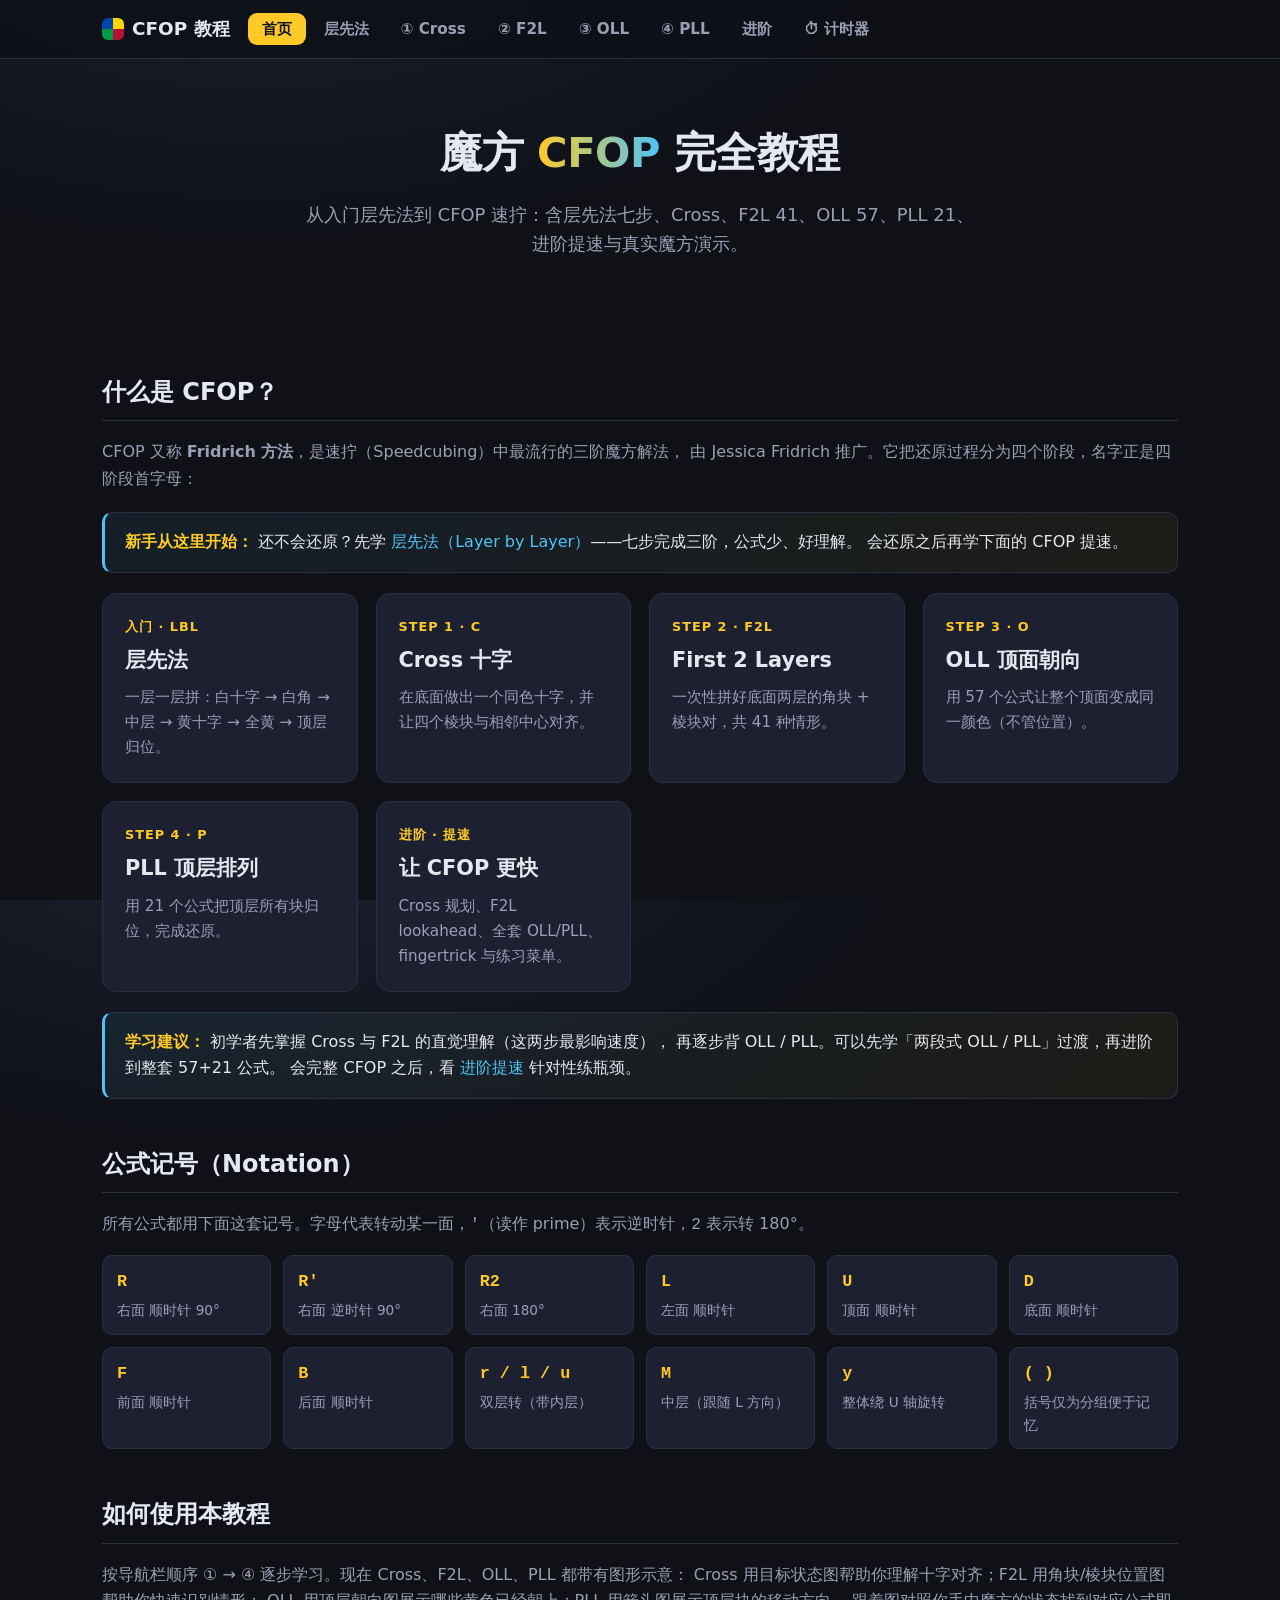
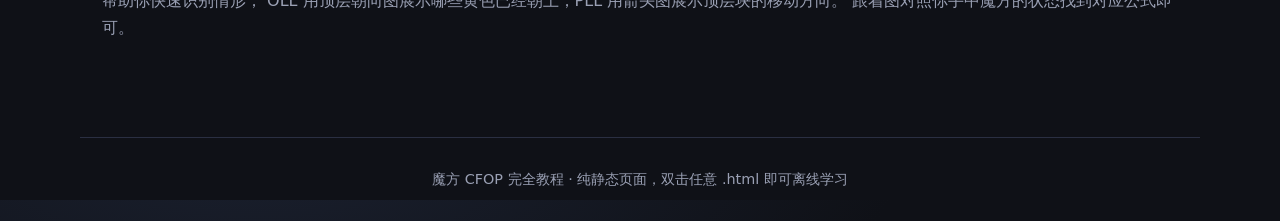
<file: index.html>
<!DOCTYPE html>
<html lang="zh-CN">
<head>
<meta charset="UTF-8">
<meta name="viewport" content="width=device-width, initial-scale=1.0">
<title>魔方 CFOP 完全教程</title>
<link rel="stylesheet" href="assets/style.css?v=20260717e">
</head>
<body>
<nav class="nav">
  <div class="nav-inner">
    <a class="brand" href="index.html"><span class="dot"></span>CFOP 教程</a>
    <a class="link active" href="index.html">首页</a>
    <a class="link" href="lbl.html">层先法</a>
    <a class="link" href="cross.html">① Cross</a>
    <a class="link" href="f2l.html">② F2L</a>
    <a class="link" href="oll.html">③ OLL</a>
    <a class="link" href="pll.html">④ PLL</a>
    <a class="link" href="advanced.html">进阶</a>
    <a class="link" href="timer.html">⏱ 计时器</a>
  </div>
</nav>

<div class="hero">
  <h1>魔方 <span class="grad">CFOP</span> 完全教程</h1>
  <p>从入门层先法到 CFOP 速拧：含层先法七步、Cross、F2L 41、OLL 57、PLL 21、进阶提速与真实魔方演示。</p>
</div>

<div class="wrap">

  <h2 class="section">什么是 CFOP？</h2>
  <p class="lead">
    CFOP 又称 <strong>Fridrich 方法</strong>，是速拧（Speedcubing）中最流行的三阶魔方解法，
    由 Jessica Fridrich 推广。它把还原过程分为四个阶段，名字正是四阶段首字母：
  </p>

  <div class="callout">
    <strong>新手从这里开始：</strong> 还不会还原？先学
    <a href="lbl.html">层先法（Layer by Layer）</a>——七步完成三阶，公式少、好理解。
    会还原之后再学下面的 CFOP 提速。
  </div>

  <div class="stage-grid">
    <a class="stage-card" href="lbl.html">
      <div class="step">入门 · LBL</div>
      <h3>层先法</h3>
      <p>一层一层拼：白十字 → 白角 → 中层 → 黄十字 → 全黄 → 顶层归位。</p>
    </a>
    <a class="stage-card" href="cross.html">
      <div class="step">STEP 1 · C</div>
      <h3>Cross 十字</h3>
      <p>在底面做出一个同色十字，并让四个棱块与相邻中心对齐。</p>
    </a>
    <a class="stage-card" href="f2l.html">
      <div class="step">STEP 2 · F2L</div>
      <h3>First 2 Layers</h3>
      <p>一次性拼好底面两层的角块 + 棱块对，共 41 种情形。</p>
    </a>
    <a class="stage-card" href="oll.html">
      <div class="step">STEP 3 · O</div>
      <h3>OLL 顶面朝向</h3>
      <p>用 57 个公式让整个顶面变成同一颜色（不管位置）。</p>
    </a>
    <a class="stage-card" href="pll.html">
      <div class="step">STEP 4 · P</div>
      <h3>PLL 顶层排列</h3>
      <p>用 21 个公式把顶层所有块归位，完成还原。</p>
    </a>
    <a class="stage-card" href="advanced.html">
      <div class="step">进阶 · 提速</div>
      <h3>让 CFOP 更快</h3>
      <p>Cross 规划、F2L lookahead、全套 OLL/PLL、fingertrick 与练习菜单。</p>
    </a>
  </div>

  <div class="callout">
    <strong>学习建议：</strong> 初学者先掌握 Cross 与 F2L 的直觉理解（这两步最影响速度），
    再逐步背 OLL / PLL。可以先学「两段式 OLL / PLL」过渡，再进阶到整套 57+21 公式。
    会完整 CFOP 之后，看 <a href="advanced.html">进阶提速</a> 针对性练瓶颈。
  </div>

  <h2 class="section">公式记号（Notation）</h2>
  <p class="lead">所有公式都用下面这套记号。字母代表转动某一面，<code>'</code>（读作 prime）表示逆时针，<code>2</code> 表示转 180°。</p>
  <div class="notation-grid">
    <div class="n-item"><code>R</code><span>右面 顺时针 90°</span></div>
    <div class="n-item"><code>R'</code><span>右面 逆时针 90°</span></div>
    <div class="n-item"><code>R2</code><span>右面 180°</span></div>
    <div class="n-item"><code>L</code><span>左面 顺时针</span></div>
    <div class="n-item"><code>U</code><span>顶面 顺时针</span></div>
    <div class="n-item"><code>D</code><span>底面 顺时针</span></div>
    <div class="n-item"><code>F</code><span>前面 顺时针</span></div>
    <div class="n-item"><code>B</code><span>后面 顺时针</span></div>
    <div class="n-item"><code>r / l / u</code><span>双层转（带内层）</span></div>
    <div class="n-item"><code>M</code><span>中层（跟随 L 方向）</span></div>
    <div class="n-item"><code>y</code><span>整体绕 U 轴旋转</span></div>
    <div class="n-item"><code>( )</code><span>括号仅为分组便于记忆</span></div>
  </div>

  <h2 class="section">如何使用本教程</h2>
  <p class="lead">
    按导航栏顺序 ① → ④ 逐步学习。现在 Cross、F2L、OLL、PLL 都带有图形示意：
    Cross 用目标状态图帮助你理解十字对齐；F2L 用角块/棱块位置图帮助你快速识别情形；
    OLL 用顶层朝向图展示哪些黄色已经朝上；PLL 用箭头图展示顶层块的移动方向。
    跟着图对照你手中魔方的状态找到对应公式即可。
  </p>

</div>

<div class="footer">魔方 CFOP 完全教程 · 纯静态页面，双击任意 .html 即可离线学习</div>
</body>
</html>
</file>
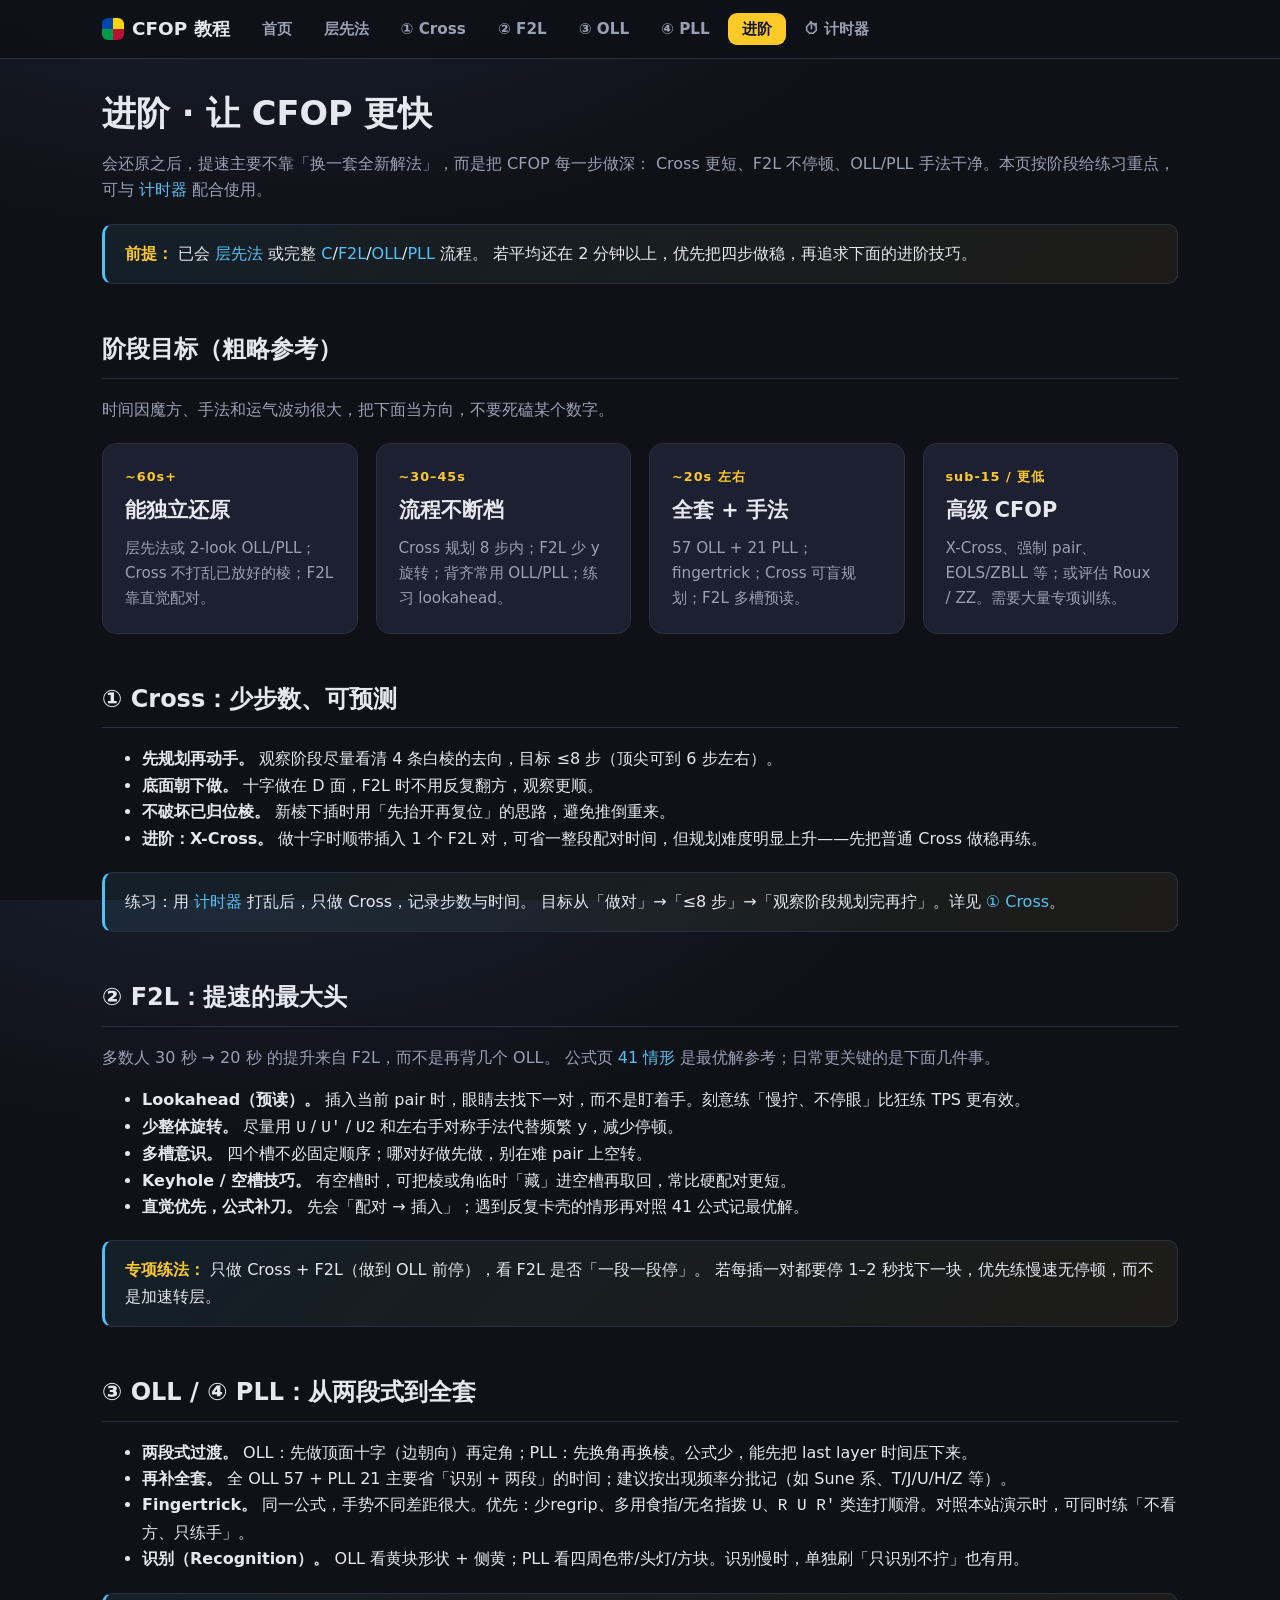
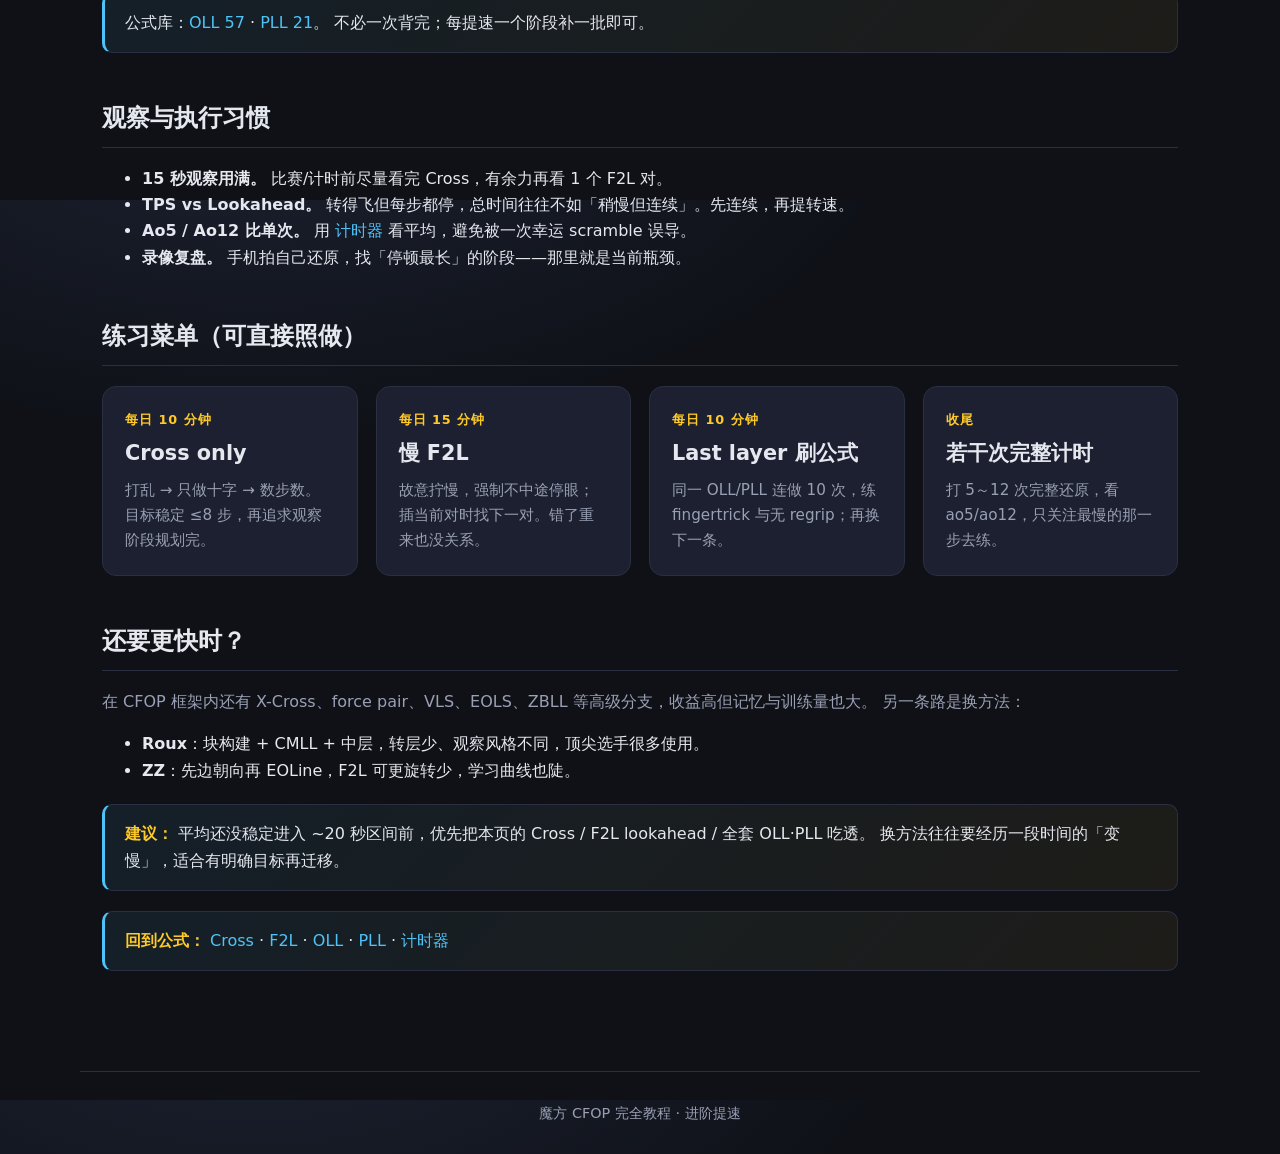
<file: advanced.html>
<!DOCTYPE html>
<html lang="zh-CN">
<head>
<meta charset="UTF-8">
<meta name="viewport" content="width=device-width, initial-scale=1.0">
<title>进阶提速 · CFOP 教程</title>
<link rel="stylesheet" href="assets/style.css?v=20260717e">
</head>
<body>
<nav class="nav">
  <div class="nav-inner">
    <a class="brand" href="index.html"><span class="dot"></span>CFOP 教程</a>
    <a class="link" href="index.html">首页</a>
    <a class="link" href="lbl.html">层先法</a>
    <a class="link" href="cross.html">① Cross</a>
    <a class="link" href="f2l.html">② F2L</a>
    <a class="link" href="oll.html">③ OLL</a>
    <a class="link" href="pll.html">④ PLL</a>
    <a class="link active" href="advanced.html">进阶</a>
    <a class="link" href="timer.html">⏱ 计时器</a>
  </div>
</nav>

<div class="wrap">
  <h1 class="page-title">进阶 · 让 CFOP 更快</h1>
  <p class="lead">
    会还原之后，提速主要不靠「换一套全新解法」，而是把 CFOP 每一步做深：
    Cross 更短、F2L 不停顿、OLL/PLL 手法干净。本页按阶段给练习重点，可与
    <a href="timer.html">计时器</a> 配合使用。
  </p>

  <div class="callout">
    <strong>前提：</strong> 已会 <a href="lbl.html">层先法</a> 或完整
    <a href="cross.html">C</a>/<a href="f2l.html">F2L</a>/<a href="oll.html">OLL</a>/<a href="pll.html">PLL</a> 流程。
    若平均还在 2 分钟以上，优先把四步做稳，再追求下面的进阶技巧。
  </div>

  <h2 class="section">阶段目标（粗略参考）</h2>
  <p class="lead">时间因魔方、手法和运气波动很大，把下面当方向，不要死磕某个数字。</p>
  <div class="stage-grid">
    <div class="stage-card" style="cursor:default">
      <div class="step">~60s+</div>
      <h3>能独立还原</h3>
      <p>层先法或 2-look OLL/PLL；Cross 不打乱已放好的棱；F2L 靠直觉配对。</p>
    </div>
    <div class="stage-card" style="cursor:default">
      <div class="step">~30–45s</div>
      <h3>流程不断档</h3>
      <p>Cross 规划 8 步内；F2L 少 y 旋转；背齐常用 OLL/PLL；练习 lookahead。</p>
    </div>
    <div class="stage-card" style="cursor:default">
      <div class="step">~20s 左右</div>
      <h3>全套 + 手法</h3>
      <p>57 OLL + 21 PLL；fingertrick；Cross 可盲规划；F2L 多槽预读。</p>
    </div>
    <div class="stage-card" style="cursor:default">
      <div class="step">sub-15 / 更低</div>
      <h3>高级 CFOP</h3>
      <p>X-Cross、强制 pair、EOLS/ZBLL 等；或评估 Roux / ZZ。需要大量专项训练。</p>
    </div>
  </div>

  <h2 class="section">① Cross：少步数、可预测</h2>
  <ul class="lead">
    <li><strong>先规划再动手。</strong> 观察阶段尽量看清 4 条白棱的去向，目标 ≤8 步（顶尖可到 6 步左右）。</li>
    <li><strong>底面朝下做。</strong> 十字做在 D 面，F2L 时不用反复翻方，观察更顺。</li>
    <li><strong>不破坏已归位棱。</strong> 新棱下插时用「先抬开再复位」的思路，避免推倒重来。</li>
    <li><strong>进阶：X-Cross。</strong> 做十字时顺带插入 1 个 F2L 对，可省一整段配对时间，但规划难度明显上升——先把普通 Cross 做稳再练。</li>
  </ul>
  <div class="callout">
    练习：用 <a href="timer.html">计时器</a> 打乱后，只做 Cross，记录步数与时间。
    目标从「做对」→「≤8 步」→「观察阶段规划完再拧」。详见 <a href="cross.html">① Cross</a>。
  </div>

  <h2 class="section">② F2L：提速的最大头</h2>
  <p class="lead">
    多数人 30 秒 → 20 秒 的提升来自 F2L，而不是再背几个 OLL。
    公式页 <a href="f2l.html">41 情形</a> 是最优解参考；日常更关键的是下面几件事。
  </p>
  <ul class="lead">
    <li><strong>Lookahead（预读）。</strong> 插入当前 pair 时，眼睛去找下一对，而不是盯着手。刻意练「慢拧、不停眼」比狂练 TPS 更有效。</li>
    <li><strong>少整体旋转。</strong> 尽量用 <code>U</code> / <code>U'</code> / <code>U2</code> 和左右手对称手法代替频繁 <code>y</code>，减少停顿。</li>
    <li><strong>多槽意识。</strong> 四个槽不必固定顺序；哪对好做先做，别在难 pair 上空转。</li>
    <li><strong>Keyhole / 空槽技巧。</strong> 有空槽时，可把棱或角临时「藏」进空槽再取回，常比硬配对更短。</li>
    <li><strong>直觉优先，公式补刀。</strong> 先会「配对 → 插入」；遇到反复卡壳的情形再对照 41 公式记最优解。</li>
  </ul>
  <div class="callout">
    <strong>专项练法：</strong> 只做 Cross + F2L（做到 OLL 前停），看 F2L 是否「一段一段停」。
    若每插一对都要停 1–2 秒找下一块，优先练慢速无停顿，而不是加速转层。
  </div>

  <h2 class="section">③ OLL / ④ PLL：从两段式到全套</h2>
  <ul class="lead">
    <li><strong>两段式过渡。</strong> OLL：先做顶面十字（边朝向）再定角；PLL：先换角再换棱。公式少，能先把 last layer 时间压下来。</li>
    <li><strong>再补全套。</strong> 全 OLL 57 + PLL 21 主要省「识别 + 两段」的时间；建议按出现频率分批记（如 Sune 系、T/J/U/H/Z 等）。</li>
    <li><strong>Fingertrick。</strong> 同一公式，手势不同差距很大。优先：少regrip、多用食指/无名指拨 <code>U</code>、<code>R U R'</code> 类连打顺滑。对照本站演示时，可同时练「不看方、只练手」。</li>
    <li><strong>识别（Recognition）。</strong> OLL 看黄块形状 + 侧黄；PLL 看四周色带/头灯/方块。识别慢时，单独刷「只识别不拧」也有用。</li>
  </ul>
  <div class="callout">
    公式库：<a href="oll.html">OLL 57</a> · <a href="pll.html">PLL 21</a>。
    不必一次背完；每提速一个阶段补一批即可。
  </div>

  <h2 class="section">观察与执行习惯</h2>
  <ul class="lead">
    <li><strong>15 秒观察用满。</strong> 比赛/计时前尽量看完 Cross，有余力再看 1 个 F2L 对。</li>
    <li><strong>TPS vs Lookahead。</strong> 转得飞但每步都停，总时间往往不如「稍慢但连续」。先连续，再提转速。</li>
    <li><strong>Ao5 / Ao12 比单次。</strong> 用 <a href="timer.html">计时器</a> 看平均，避免被一次幸运 scramble 误导。</li>
    <li><strong>录像复盘。</strong> 手机拍自己还原，找「停顿最长」的阶段——那里就是当前瓶颈。</li>
  </ul>

  <h2 class="section">练习菜单（可直接照做）</h2>
  <div class="stage-grid">
    <div class="stage-card" style="cursor:default">
      <div class="step">每日 10 分钟</div>
      <h3>Cross only</h3>
      <p>打乱 → 只做十字 → 数步数。目标稳定 ≤8 步，再追求观察阶段规划完。</p>
    </div>
    <div class="stage-card" style="cursor:default">
      <div class="step">每日 15 分钟</div>
      <h3>慢 F2L</h3>
      <p>故意拧慢，强制不中途停眼；插当前对时找下一对。错了重来也没关系。</p>
    </div>
    <div class="stage-card" style="cursor:default">
      <div class="step">每日 10 分钟</div>
      <h3>Last layer 刷公式</h3>
      <p>同一 OLL/PLL 连做 10 次，练 fingertrick 与无 regrip；再换下一条。</p>
    </div>
    <div class="stage-card" style="cursor:default">
      <div class="step">收尾</div>
      <h3>若干次完整计时</h3>
      <p>打 5～12 次完整还原，看 ao5/ao12，只关注最慢的那一步去练。</p>
    </div>
  </div>

  <h2 class="section">还要更快时？</h2>
  <p class="lead">
    在 CFOP 框架内还有 X-Cross、force pair、VLS、EOLS、ZBLL 等高级分支，收益高但记忆与训练量也大。
    另一条路是换方法：
  </p>
  <ul class="lead">
    <li><strong>Roux</strong>：块构建 + CMLL + 中层，转层少、观察风格不同，顶尖选手很多使用。</li>
    <li><strong>ZZ</strong>：先边朝向再 EOLine，F2L 可更旋转少，学习曲线也陡。</li>
  </ul>
  <div class="callout">
    <strong>建议：</strong> 平均还没稳定进入 ~20 秒区间前，优先把本页的 Cross / F2L lookahead / 全套 OLL·PLL 吃透。
    换方法往往要经历一段时间的「变慢」，适合有明确目标再迁移。
  </div>

  <div class="callout">
    <strong>回到公式：</strong>
    <a href="cross.html">Cross</a> ·
    <a href="f2l.html">F2L</a> ·
    <a href="oll.html">OLL</a> ·
    <a href="pll.html">PLL</a> ·
    <a href="timer.html">计时器</a>
  </div>
</div>

<div class="footer">魔方 CFOP 完全教程 · 进阶提速</div>
</body>
</html>
</file>
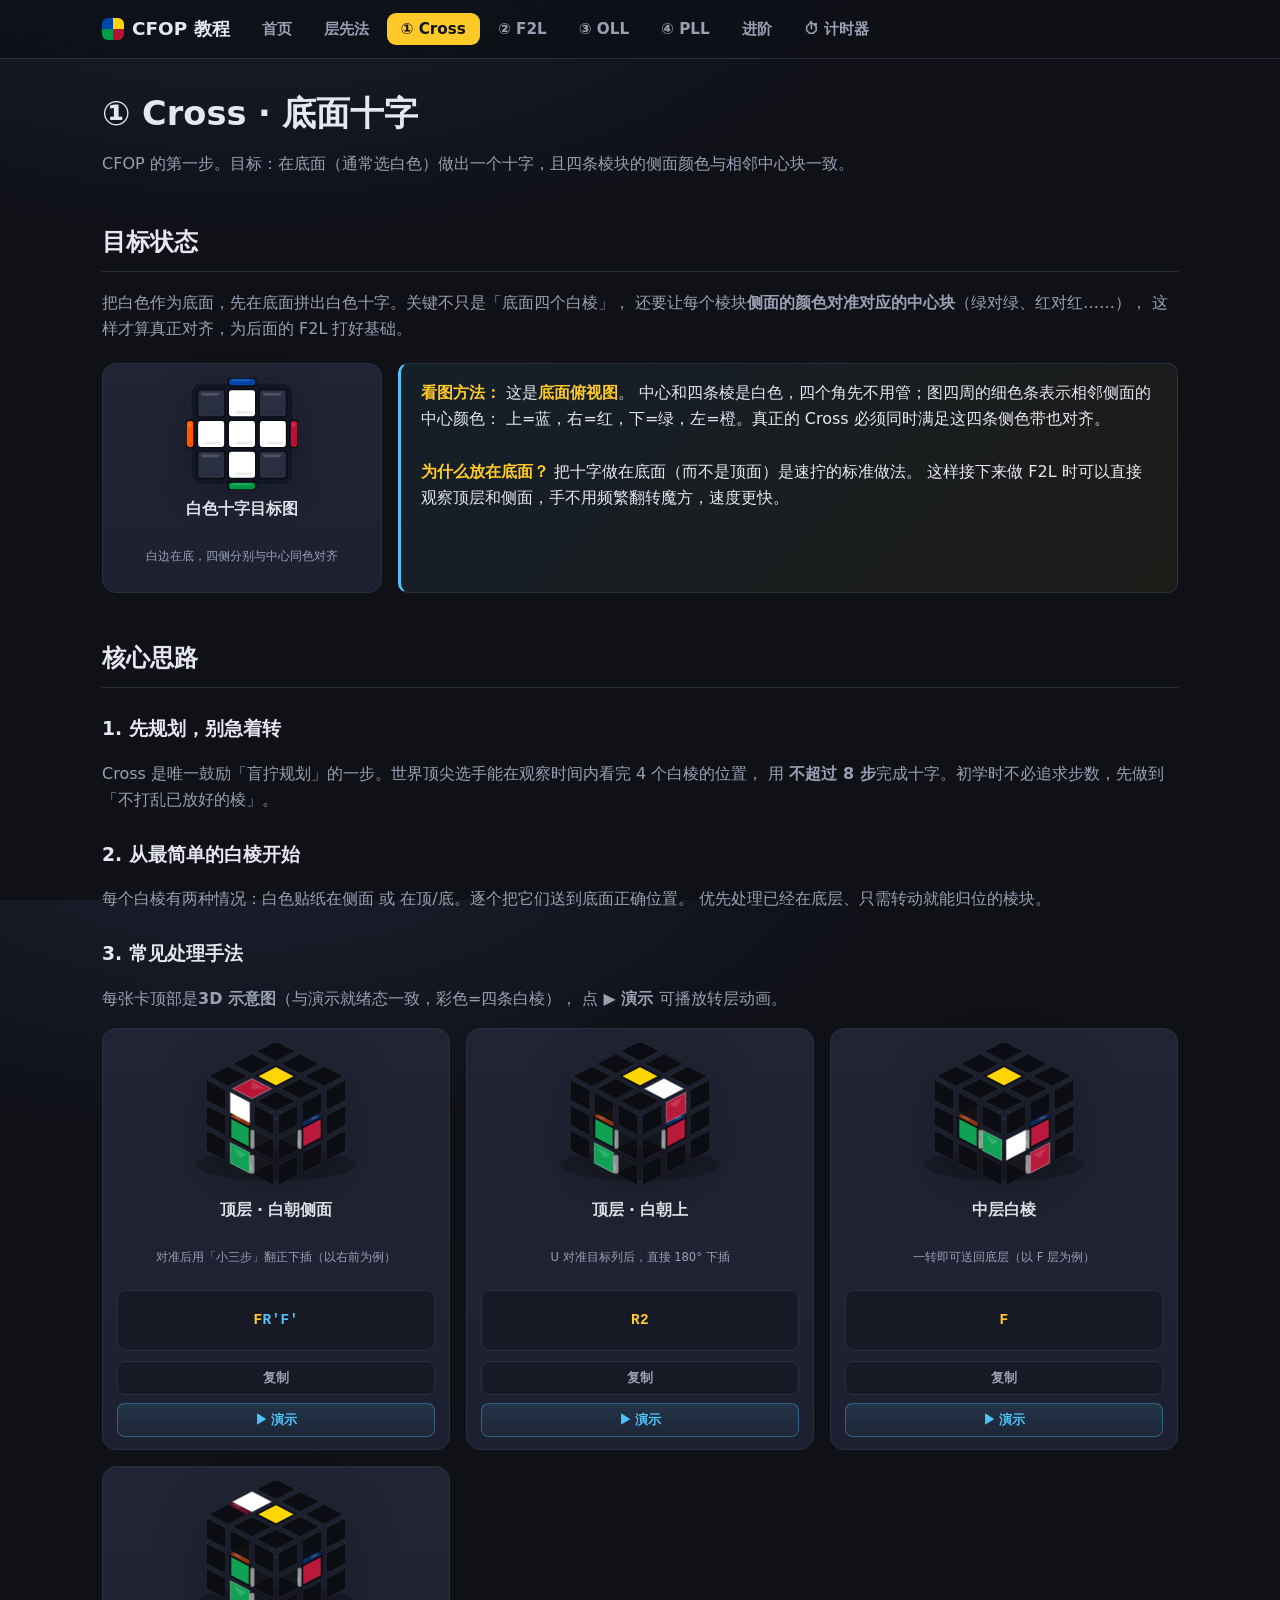
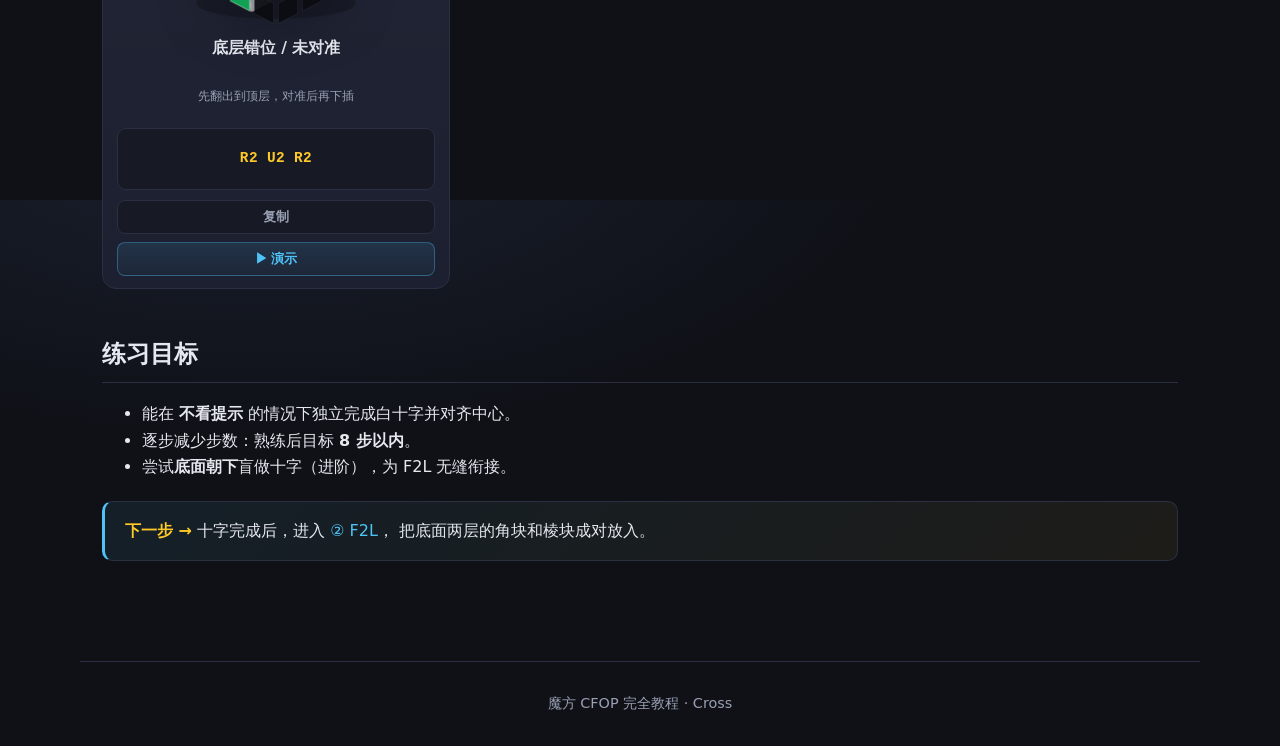
<file: cross.html>
<!DOCTYPE html>
<html lang="zh-CN">
<head>
<meta charset="UTF-8">
<meta name="viewport" content="width=device-width, initial-scale=1.0">
<title>① Cross 十字 · CFOP 教程</title>
<link rel="stylesheet" href="assets/style.css?v=20260717e">
</head>
<body>
<nav class="nav">
  <div class="nav-inner">
    <a class="brand" href="index.html"><span class="dot"></span>CFOP 教程</a>
    <a class="link" href="index.html">首页</a>
    <a class="link" href="lbl.html">层先法</a>
    <a class="link active" href="cross.html">① Cross</a>
    <a class="link" href="f2l.html">② F2L</a>
    <a class="link" href="oll.html">③ OLL</a>
    <a class="link" href="pll.html">④ PLL</a>
    <a class="link" href="advanced.html">进阶</a>
    <a class="link" href="timer.html">⏱ 计时器</a>
  </div>
</nav>

<div class="wrap">
  <h1 class="page-title">① Cross · 底面十字</h1>
  <p class="lead">CFOP 的第一步。目标：在底面（通常选白色）做出一个十字，且四条棱块的侧面颜色与相邻中心块一致。</p>

  <h2 class="section">目标状态</h2>
  <p class="lead">
    把白色作为底面，先在底面拼出白色十字。关键不只是「底面四个白棱」，
    还要让每个棱块<strong>侧面的颜色对准对应的中心块</strong>（绿对绿、红对红……），
    这样才算真正对齐，为后面的 F2L 打好基础。
  </p>

  <div class="algo-grid cross-goal-grid">
    <div class="algo-card">
      <div id="cross-goal" class="cross-goal-face"></div>
      <div class="name">白色十字目标图</div>
      <div class="tag">白边在底，四侧分别与中心同色对齐</div>
    </div>
    <div class="callout" style="margin:0;">
      <strong>看图方法：</strong> 这是<strong>底面俯视图</strong>。
      中心和四条棱是白色，四个角先不用管；图四周的细色条表示相邻侧面的中心颜色：
      上=蓝，右=红，下=绿，左=橙。真正的 Cross 必须同时满足这四条侧色带也对齐。
      <br><br>
      <strong>为什么放在底面？</strong> 把十字做在底面（而不是顶面）是速拧的标准做法。
      这样接下来做 F2L 时可以直接观察顶层和侧面，手不用频繁翻转魔方，速度更快。
    </div>
  </div>

  <h2 class="section">核心思路</h2>
  <h3>1. 先规划，别急着转</h3>
  <p class="lead">
    Cross 是唯一鼓励「盲拧规划」的一步。世界顶尖选手能在观察时间内看完 4 个白棱的位置，
    用 <strong>不超过 8 步</strong>完成十字。初学时不必追求步数，先做到「不打乱已放好的棱」。
  </p>

  <h3>2. 从最简单的白棱开始</h3>
  <p class="lead">
    每个白棱有两种情况：白色贴纸在侧面 或 在顶/底。逐个把它们送到底面正确位置。
    优先处理已经在底层、只需转动就能归位的棱块。
  </p>

  <h3>3. 常见处理手法</h3>
  <p class="lead">
    每张卡顶部是<strong>3D 示意图</strong>（与演示就绪态一致，彩色=四条白棱），
    点 <strong>▶ 演示</strong> 可播放转层动画。
  </p>
  <div class="algo-grid" id="cross-cases"></div>

  <h2 class="section">练习目标</h2>
  <ul class="lead">
    <li>能在 <strong>不看提示</strong> 的情况下独立完成白十字并对齐中心。</li>
    <li>逐步减少步数：熟练后目标 <strong>8 步以内</strong>。</li>
    <li>尝试<strong>底面朝下</strong>盲做十字（进阶），为 F2L 无缝衔接。</li>
  </ul>

  <div class="callout">
    <strong>下一步 →</strong> 十字完成后，进入 <a href="f2l.html">② F2L</a>，
    把底面两层的角块和棱块成对放入。
  </div>
</div>

<div class="footer">魔方 CFOP 完全教程 · Cross</div>
<script src="assets/cube.js?v=20260715z"></script>
<script src="assets/cube-anim.js?v=20260717e"></script>
<script src="assets/ui.js?v=20260717b"></script>
<script>
(function () {
  const C = CubeViz.CUBE;

  // 目标：底面俯视图（保留平面图，最直观）
  document.getElementById('cross-goal').innerHTML = CubeViz.renderFace({
    size: 112,
    cells: [C.x, C.D, C.x, C.D, C.D, C.D, C.x, C.D, C.x],
    top: [null, C.B, null],
    right: [null, C.R, null],
    bottom: [null, C.F, null],
    left: [null, C.L, null]
  });

  function card(grid, name, tag, moves, demoOpts, extraTagHtml) {
    const opts = demoOpts || {};
    const snap = CubeAnim.renderTeachingSnap(Object.assign({ moves: moves }, opts));
    const el = document.createElement('div');
    el.className = 'algo-card';
    el.innerHTML =
      `<div class="card-cube-snap">${snap}</div>` +
      `<div class="name">${name}</div>` +
      `<div class="tag">${tag || ''}</div>` +
      (extraTagHtml || '') +
      `<div class="moves">${CubeViz.fmtMoves(moves)}</div>`;
    CubeUI.attachCopy(el, moves);
    CubeUI.attachDemo(el, moves, opts);
    grid.appendChild(el);
    return el;
  }

  function customDemo(startMoves, script, extra) {
    const tokens = CubeAnim.tokenizeMoves(startMoves);
    const scriptArr = script || tokens.map((mv, i) => ({
      move: mv,
      text: i === tokens.length - 1 ? `执行 ${mv}，完成。` : `执行 ${mv}`
    }));
    return Object.assign({
      start: CubeAnim.fromMoves(startMoves),
      script: scriptArr,
      faceFront: false
    }, extra || {});
  }

  const intro = '彩色=四条白棱（目标：底面白十字 + 侧色对齐；背面关键色略透明标出），中心色=方位参考，黑色=其它块。';
  const grid = document.getElementById('cross-cases');

  // 与层先法 step1 / 原 cross 演示一致
  card(grid, '顶层 · 白朝侧面', '对准后用「小三步」翻正下插（以右前为例）', "F R' F'",
    Object.assign({ cross: true, intro: intro + '白棱在顶层且白色朝侧面 → F R\' F\'。' },
      customDemo("F R F'", [
        { move: 'F', text: 'F 抬起前层，把顶层白棱带进右层。' },
        { move: "R'", text: "R' 把白棱翻正送入底槽。" },
        { move: "F'", text: "F' 复位前层，侧色也对齐。" }
      ])));

  card(grid, '顶层 · 白朝上', 'U 对准目标列后，直接 180° 下插', 'R2',
    Object.assign({ cross: true, intro: intro + '白棱在顶层且白色朝上 → R2 下插。' },
      customDemo('R2', [
        { move: 'R2', text: 'R2 把白色朝上的顶层白棱直接翻到底层并归位。' }
      ])));

  card(grid, '中层白棱', '一转即可送回底层（以 F 层为例）', 'F',
    Object.assign({ cross: true, intro: intro + '白棱卡在中层 → F 送回底。' },
      customDemo("F'", [
        { move: 'F', text: '转 F，把中层白棱直接带回底层正确位置。' }
      ])));

  card(grid, '底层错位 / 未对准', '先翻出到顶层，对准后再下插', 'R2 U2 R2',
    Object.assign({ cross: true, intro: intro + '底层白棱错位或顶层未对准 → 翻出、对准、下插。' },
      customDemo('R2 U2 R2', [
        { move: 'R2', text: 'R2 把该白棱翻到顶层（便于观察）。' },
        { move: 'U2', text: 'U2 转到目标列正上方。' },
        { move: 'R2', text: '再 R2 下插，十字完成。' }
      ])));
})();
</script>
</body>
</html>
</file>
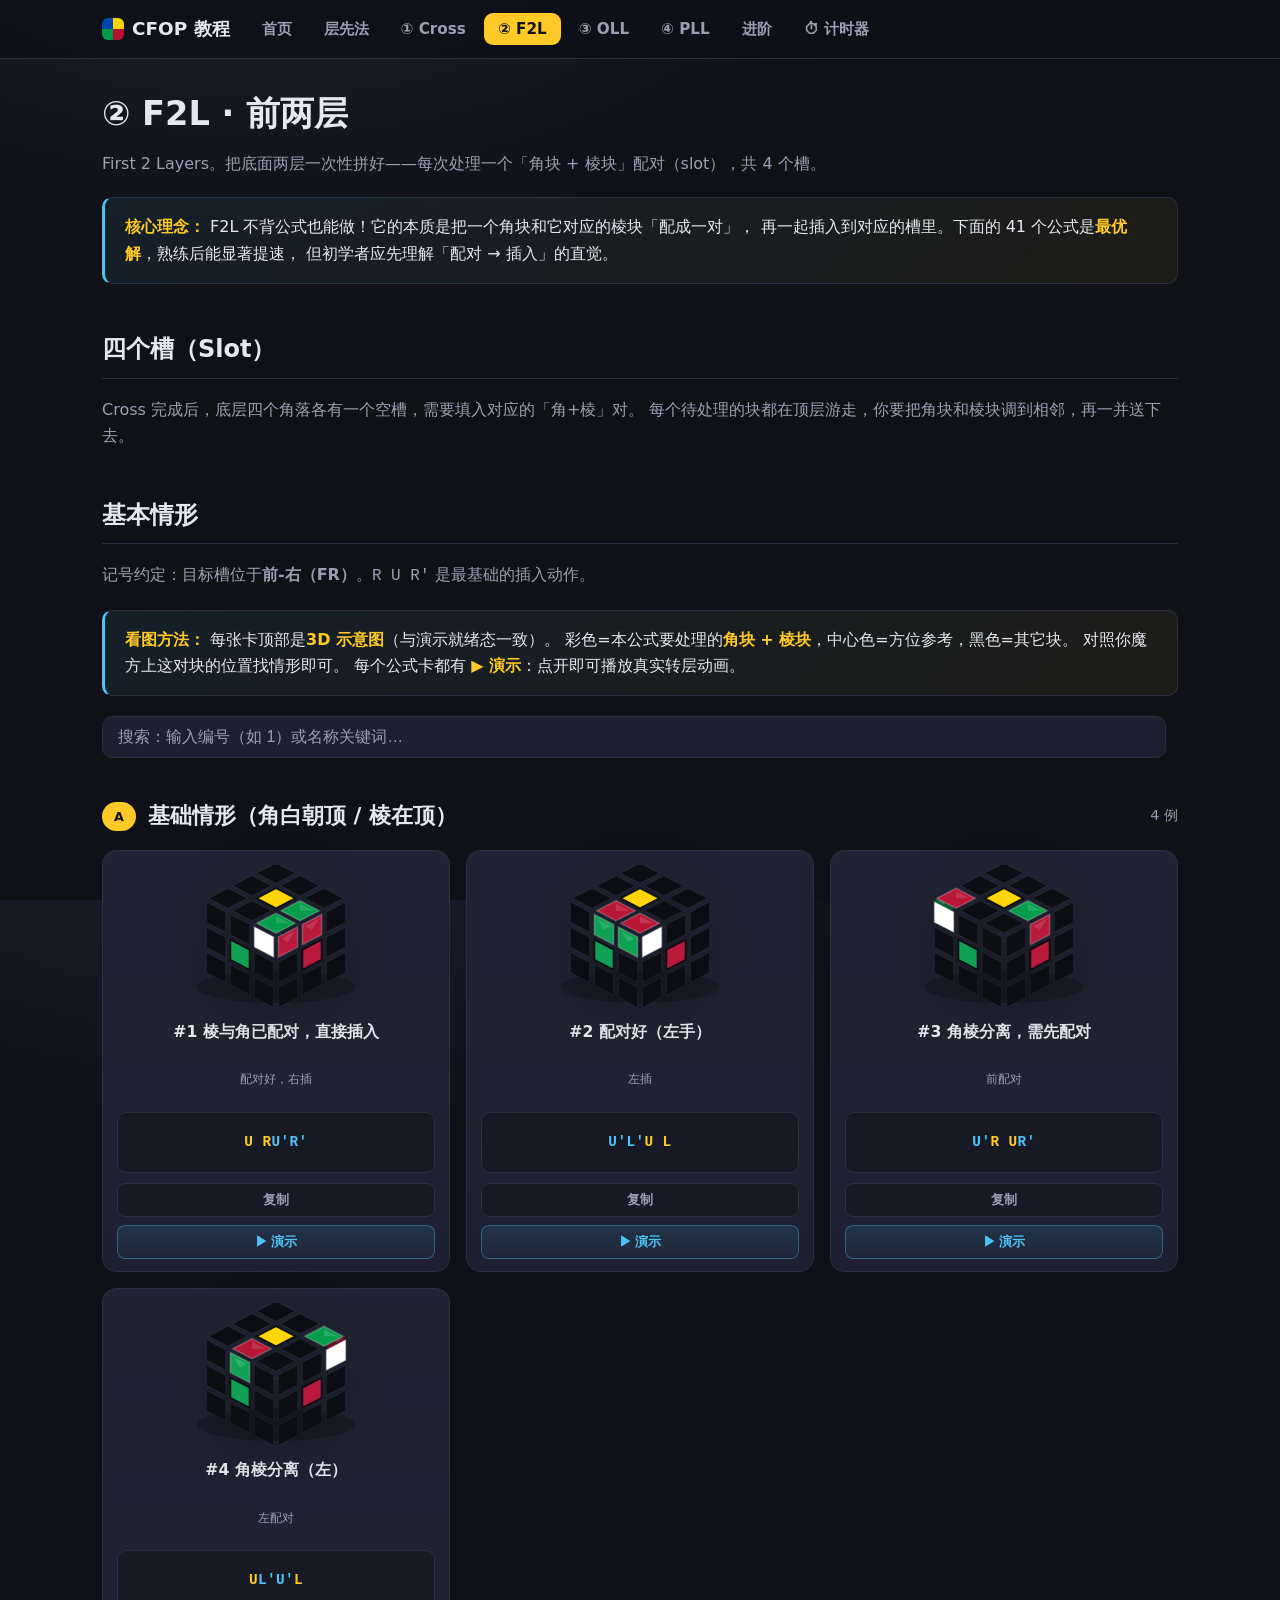
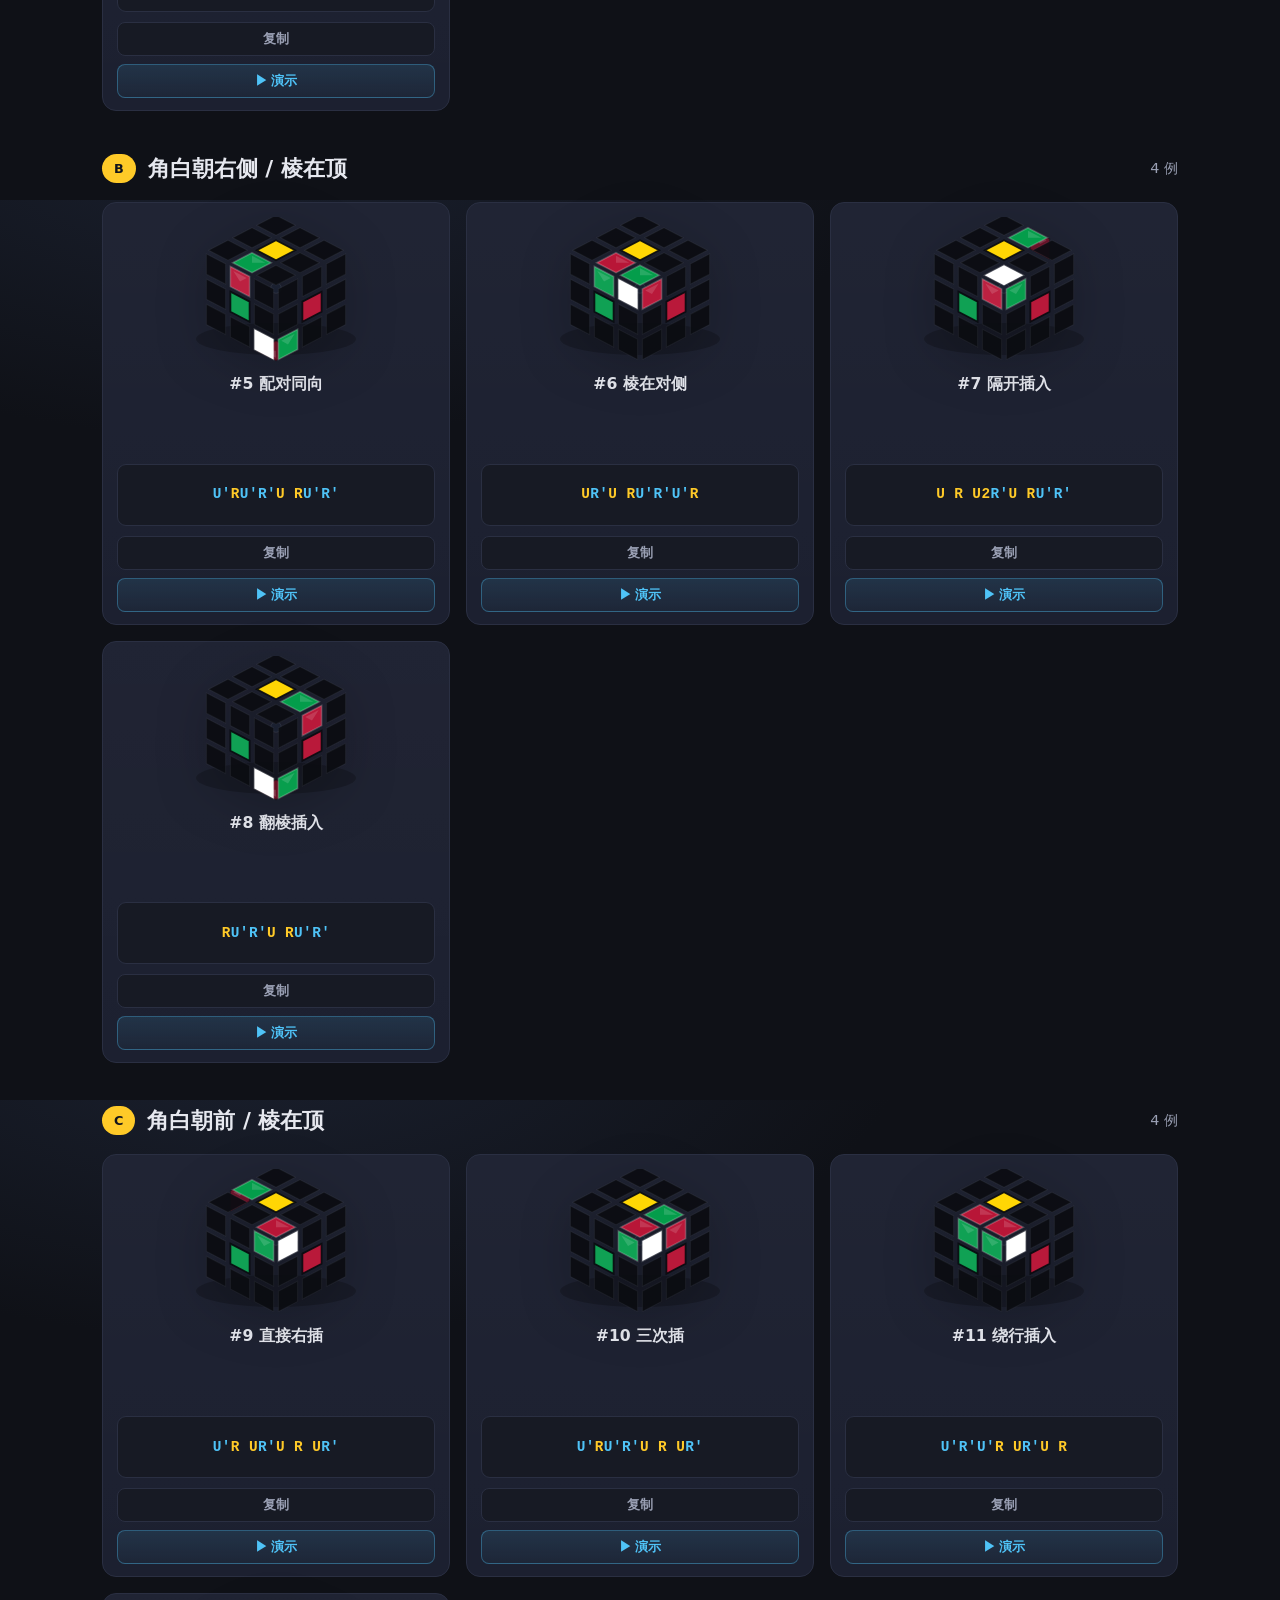
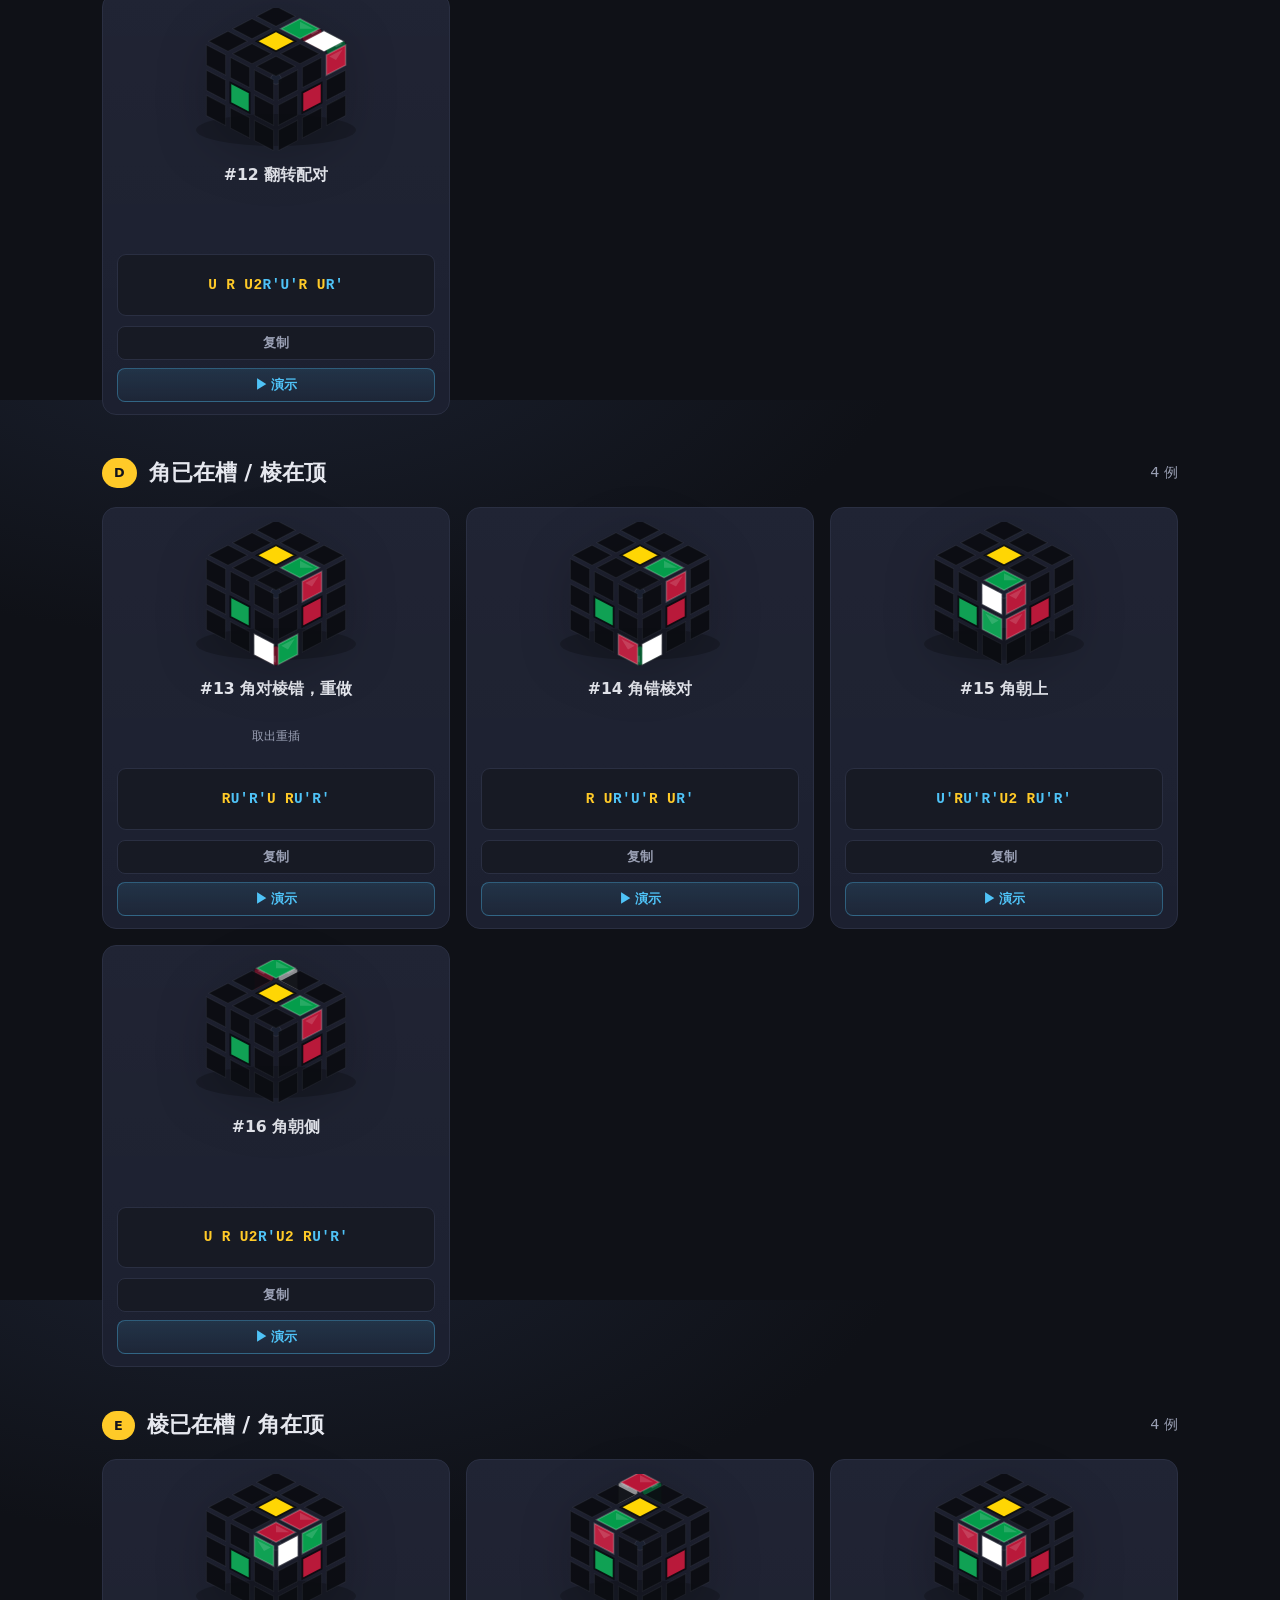
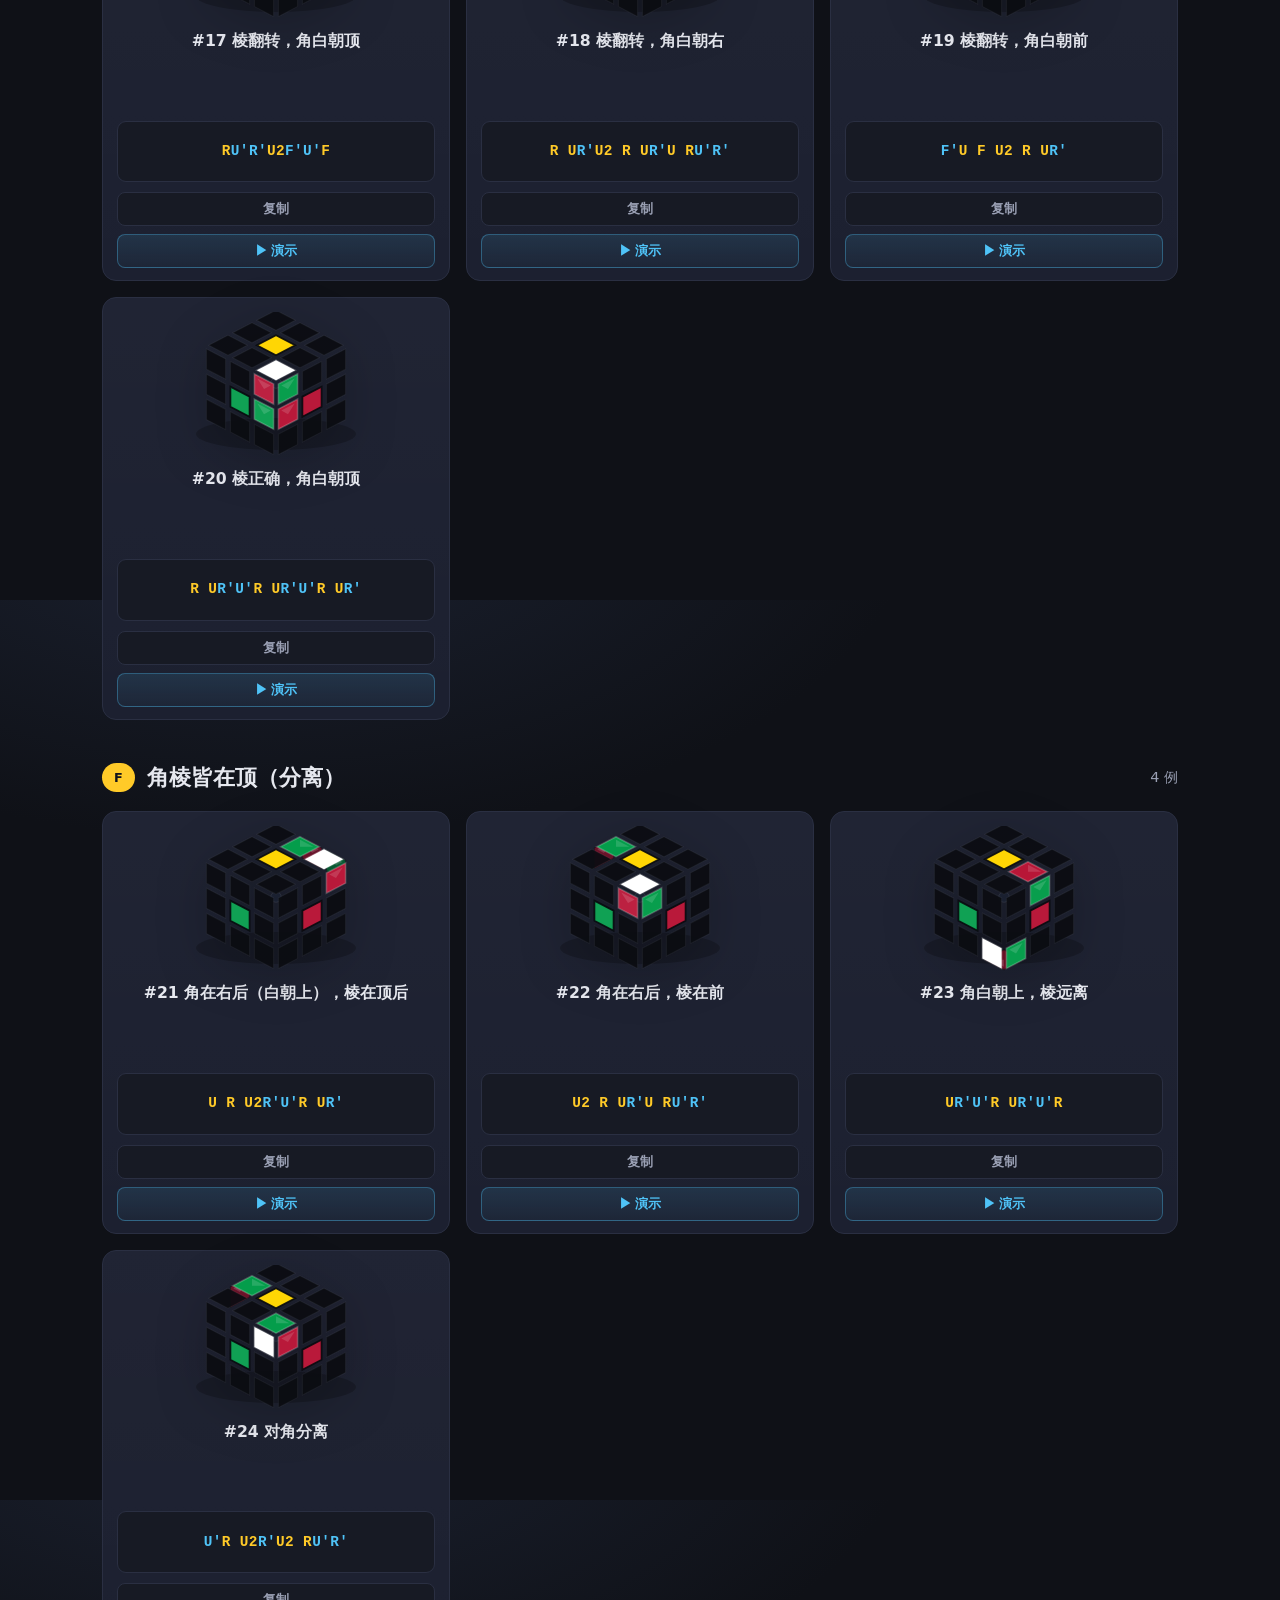
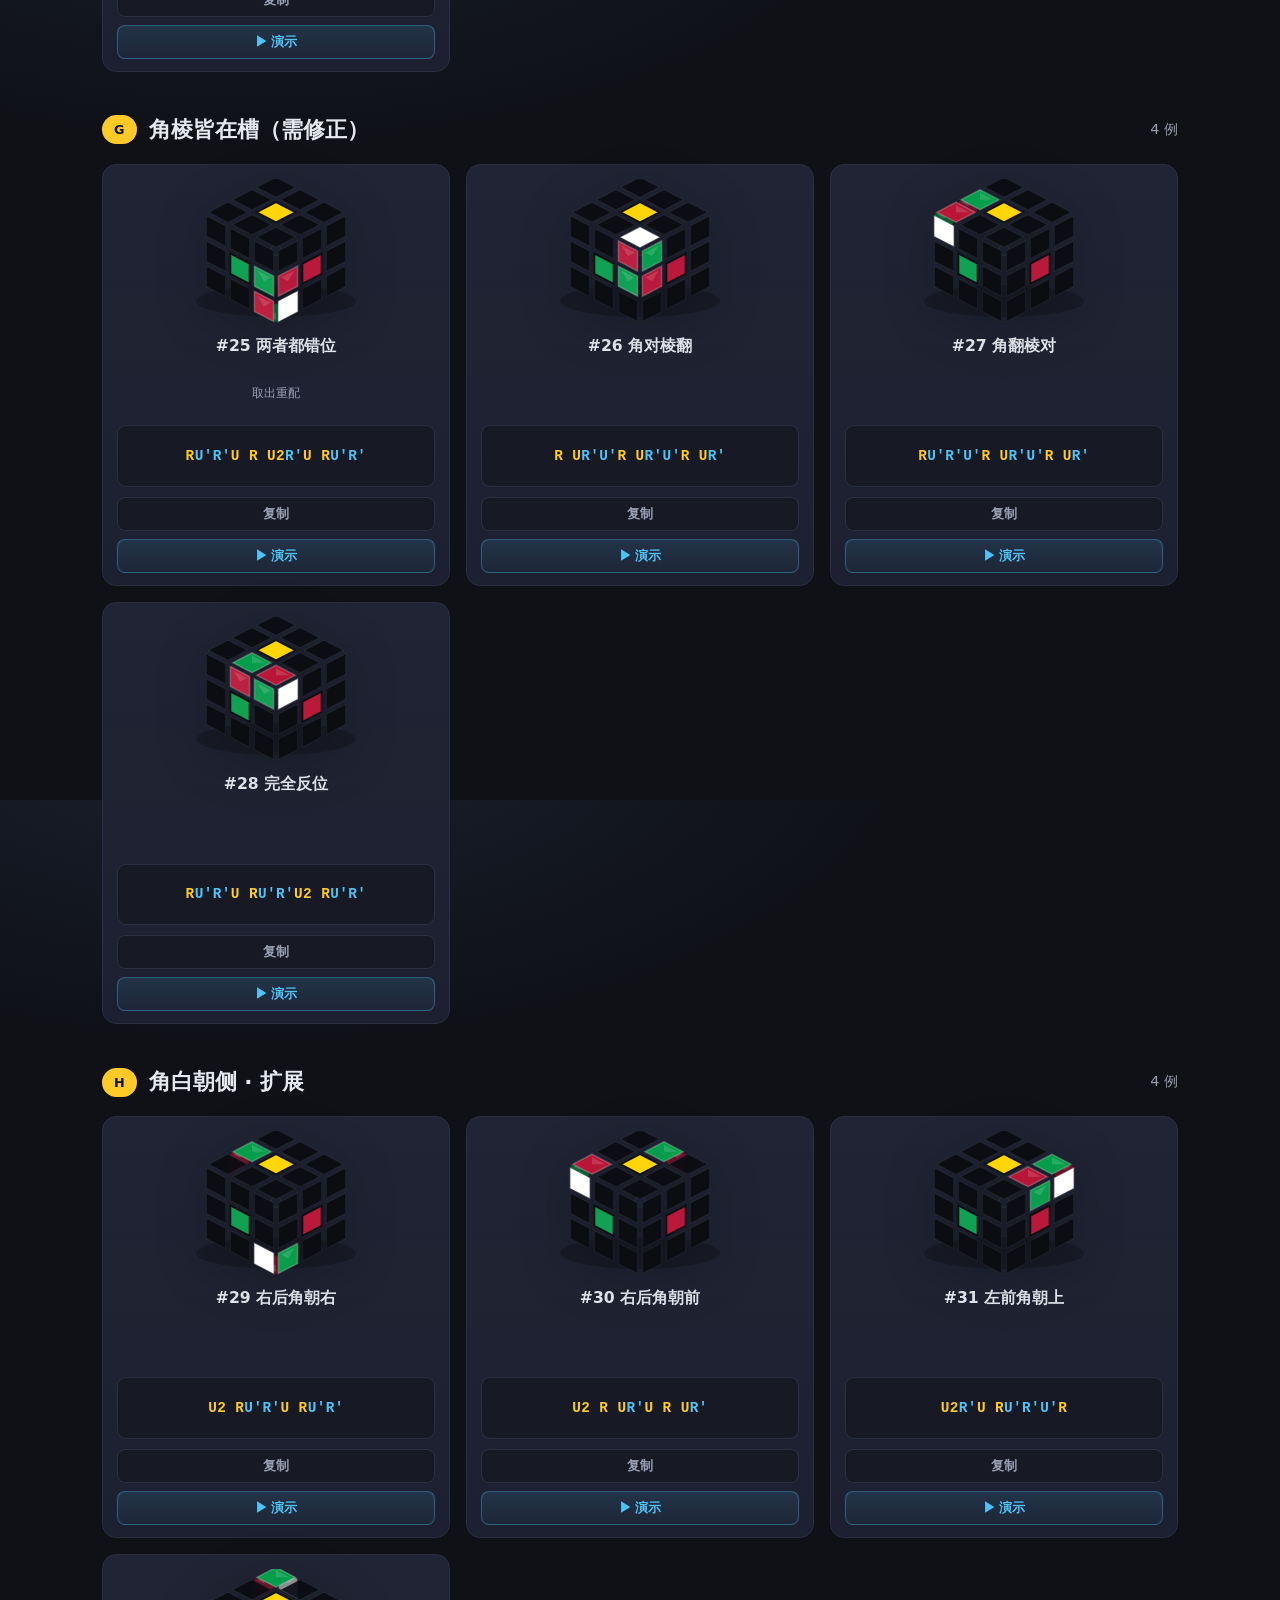
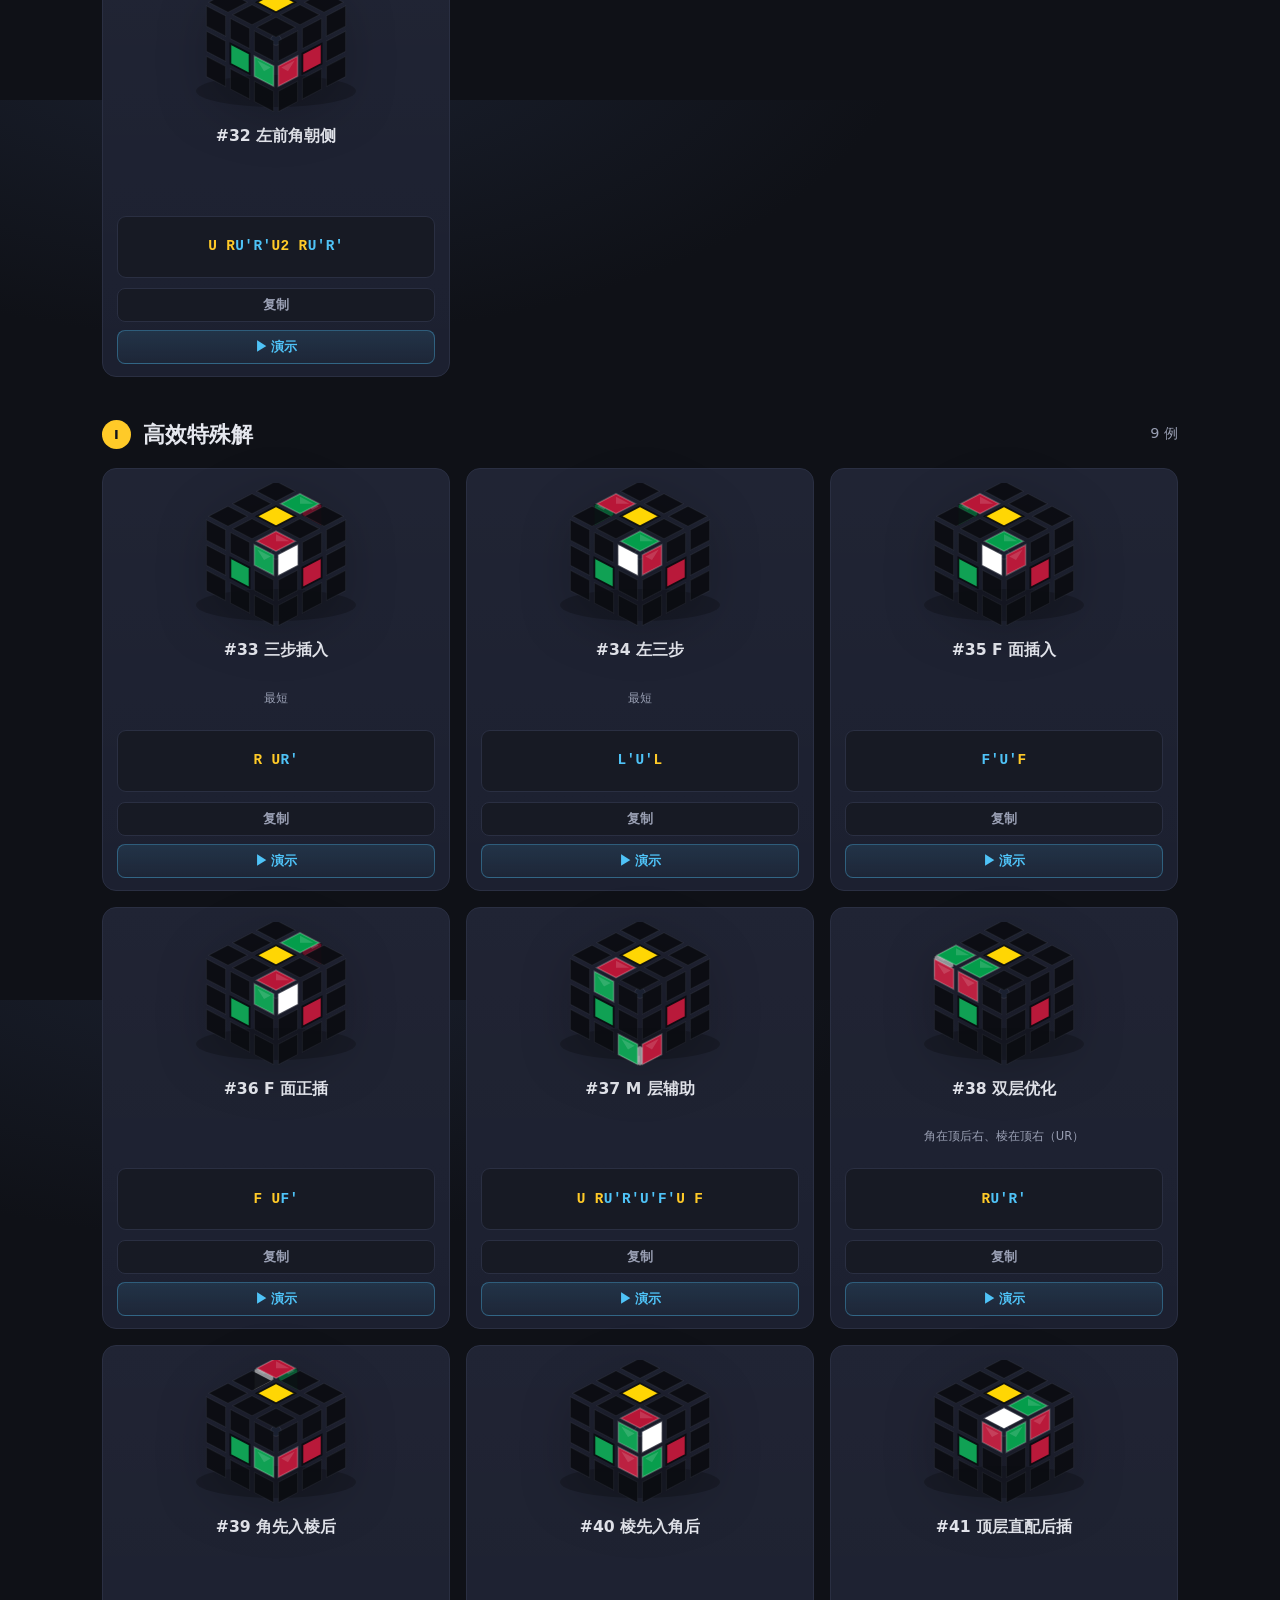
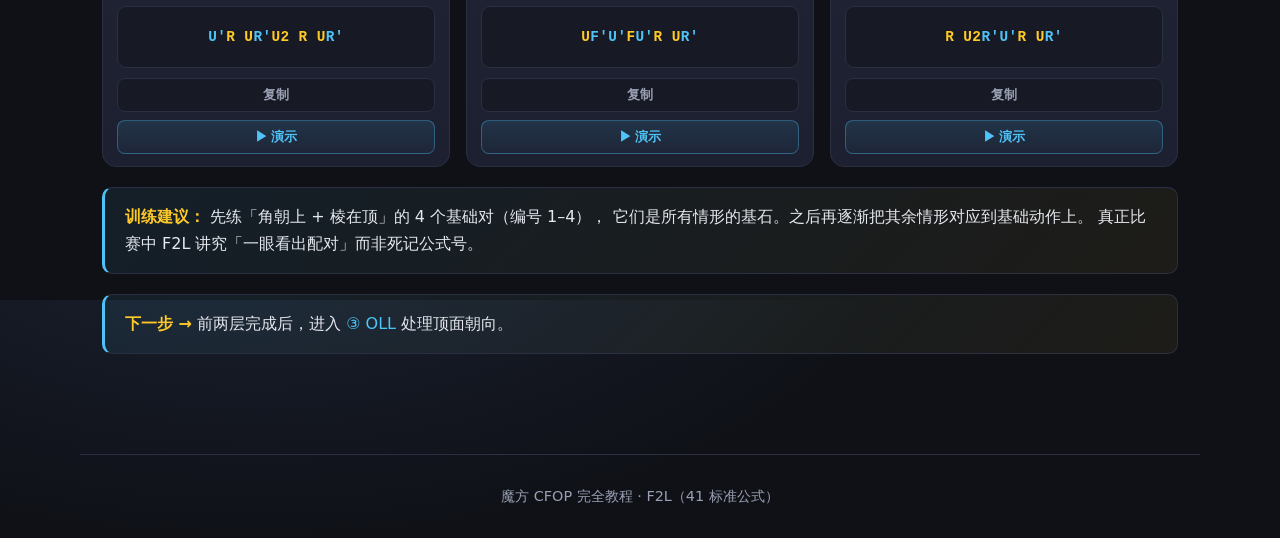
<file: f2l.html>
<!DOCTYPE html>
<html lang="zh-CN">
<head>
<meta charset="UTF-8">
<meta name="viewport" content="width=device-width, initial-scale=1.0">
<title>② F2L 前两层 · CFOP 教程</title>
<link rel="stylesheet" href="assets/style.css?v=20260717e">
</head>
<body>
<nav class="nav">
  <div class="nav-inner">
    <a class="brand" href="index.html"><span class="dot"></span>CFOP 教程</a>
    <a class="link" href="index.html">首页</a>
    <a class="link" href="lbl.html">层先法</a>
    <a class="link" href="cross.html">① Cross</a>
    <a class="link active" href="f2l.html">② F2L</a>
    <a class="link" href="oll.html">③ OLL</a>
    <a class="link" href="pll.html">④ PLL</a>
    <a class="link" href="advanced.html">进阶</a>
    <a class="link" href="timer.html">⏱ 计时器</a>
  </div>
</nav>

<div class="wrap">
  <h1 class="page-title">② F2L · 前两层</h1>
  <p class="lead">First 2 Layers。把底面两层一次性拼好——每次处理一个「角块 + 棱块」配对（slot），共 4 个槽。</p>

  <div class="callout">
    <strong>核心理念：</strong> F2L 不背公式也能做！它的本质是把一个角块和它对应的棱块「配成一对」，
    再一起插入到对应的槽里。下面的 41 个公式是<strong>最优解</strong>，熟练后能显著提速，
    但初学者应先理解「配对 → 插入」的直觉。
  </div>

  <h2 class="section">四个槽（Slot）</h2>
  <p class="lead">
    Cross 完成后，底层四个角落各有一个空槽，需要填入对应的「角+棱」对。
    每个待处理的块都在顶层游走，你要把角块和棱块调到相邻，再一并送下去。
  </p>

  <h2 class="section">基本情形</h2>
  <p class="lead">记号约定：目标槽位于<strong>前-右（FR）</strong>。<code>R U R'</code> 是最基础的插入动作。</p>

  <div class="callout">
    <strong>看图方法：</strong> 每张卡顶部是<strong>3D 示意图</strong>（与演示就绪态一致）。
    彩色=本公式要处理的<strong>角块 + 棱块</strong>，中心色=方位参考，黑色=其它块。
    对照你魔方上这对块的位置找情形即可。
    每个公式卡都有 <strong>▶ 演示</strong>：点开即可播放真实转层动画。
  </div>

  <div class="searchbar">
    <input id="search" type="text" placeholder="搜索：输入编号（如 1）或名称关键词…">
    <span class="match-count" id="matchCount"></span>
  </div>

  <div id="f2l-groups"></div>

  <div class="callout">
    <strong>训练建议：</strong> 先练「角朝上 + 棱在顶」的 4 个基础对（编号 1–4），
    它们是所有情形的基石。之后再逐渐把其余情形对应到基础动作上。
    真正比赛中 F2L 讲究「一眼看出配对」而非死记公式号。
  </div>

  <div class="callout">
    <strong>下一步 →</strong> 前两层完成后，进入 <a href="oll.html">③ OLL</a> 处理顶面朝向。
  </div>
</div>

<div class="footer">魔方 CFOP 完全教程 · F2L（41 标准公式）</div>
<script src="assets/cube.js?v=20260717a"></script>
<script src="assets/cube-anim.js?v=20260717e"></script>
<script src="assets/ui.js?v=20260717b"></script>
<script src="data/f2l.js"></script>
<script>
(function () {
  const host = document.getElementById('f2l-groups');
  const groups = {};
  F2L_ALGS.forEach(a => { (groups[a.group] = groups[a.group] || []).push(a); });
  Object.keys(groups).forEach(g => {
    const list = groups[g];
    const block = document.createElement('div');
    block.setAttribute('data-group-block', '');
    const gt = document.createElement('div');
    gt.className = 'group-title';
    gt.innerHTML = `<span class="badge">${g}</span><h2>${list[0].groupName}</h2><span class="count">${list.length} 例</span>`;
    block.appendChild(gt);
    const grid = document.createElement('div');
    grid.className = 'algo-grid';
    list.forEach(a => {
      const demoOpts = {
        f2l: true,
        intro: `彩色=本公式的角块+棱块（优先前右 FR 对；背面关键色略透明标出），中心色=方位参考，黑色=其它块。公式：${a.moves}`
      };
      const snap = CubeAnim.renderTeachingSnap(Object.assign({ moves: a.moves }, demoOpts));
      const c = document.createElement('div');
      c.className = 'algo-card';
      c.setAttribute('data-search', `f2l ${a.id} ${a.name} ${a.desc} ${a.groupName}`);
      c.innerHTML =
        `<div class="card-cube-snap">${snap}</div>` +
        `<div class="name">#${a.id} ${a.name}</div>` +
        `<div class="tag">${a.desc || ''}</div>` +
        `<div class="moves">${CubeViz.fmtMoves(a.moves)}</div>`;
      CubeUI.attachCopy(c, a.moves);
      CubeUI.attachDemo(c, a.moves, demoOpts);
      grid.appendChild(c);
    });
    block.appendChild(grid);
    host.appendChild(block);
  });
  CubeUI.wireSearch(
    document.getElementById('search'),
    () => Array.from(document.querySelectorAll('.algo-card')),
    document.getElementById('matchCount')
  );
})();
</script>
</body>
</html>
</file>
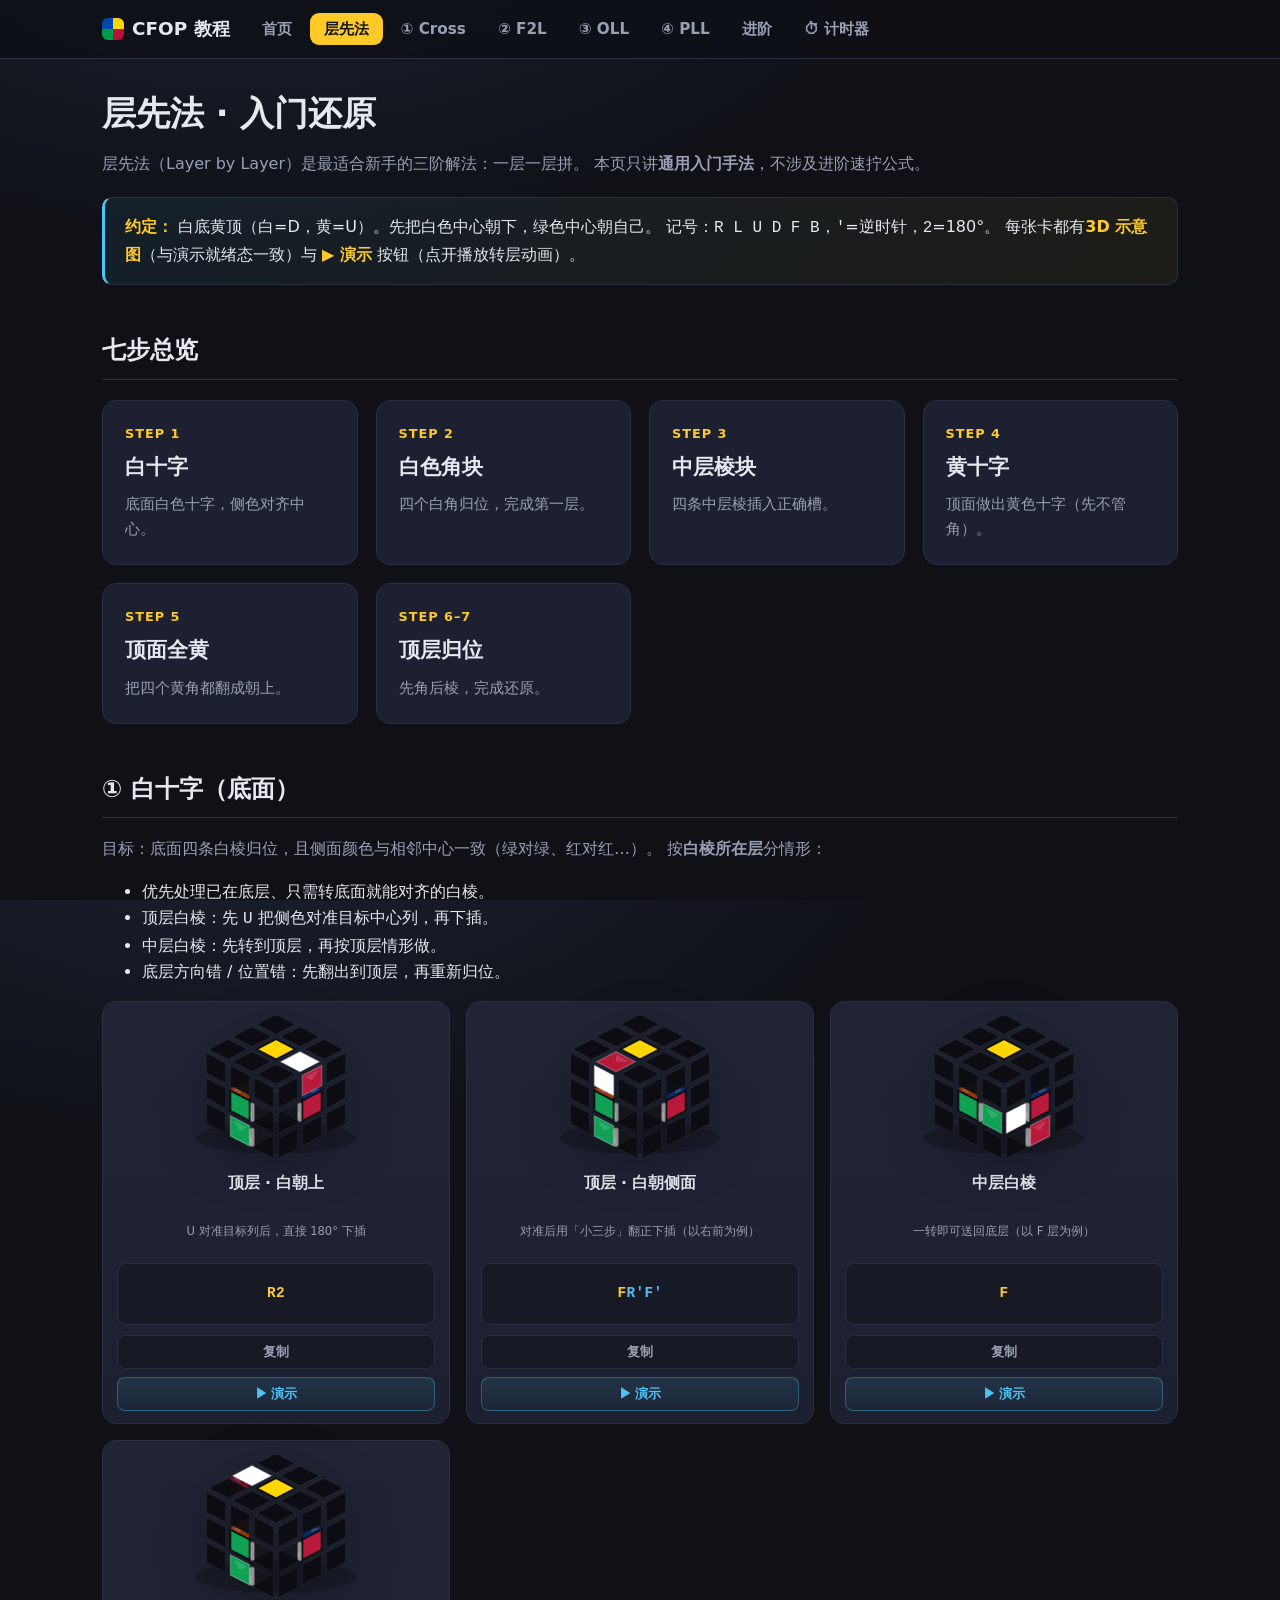
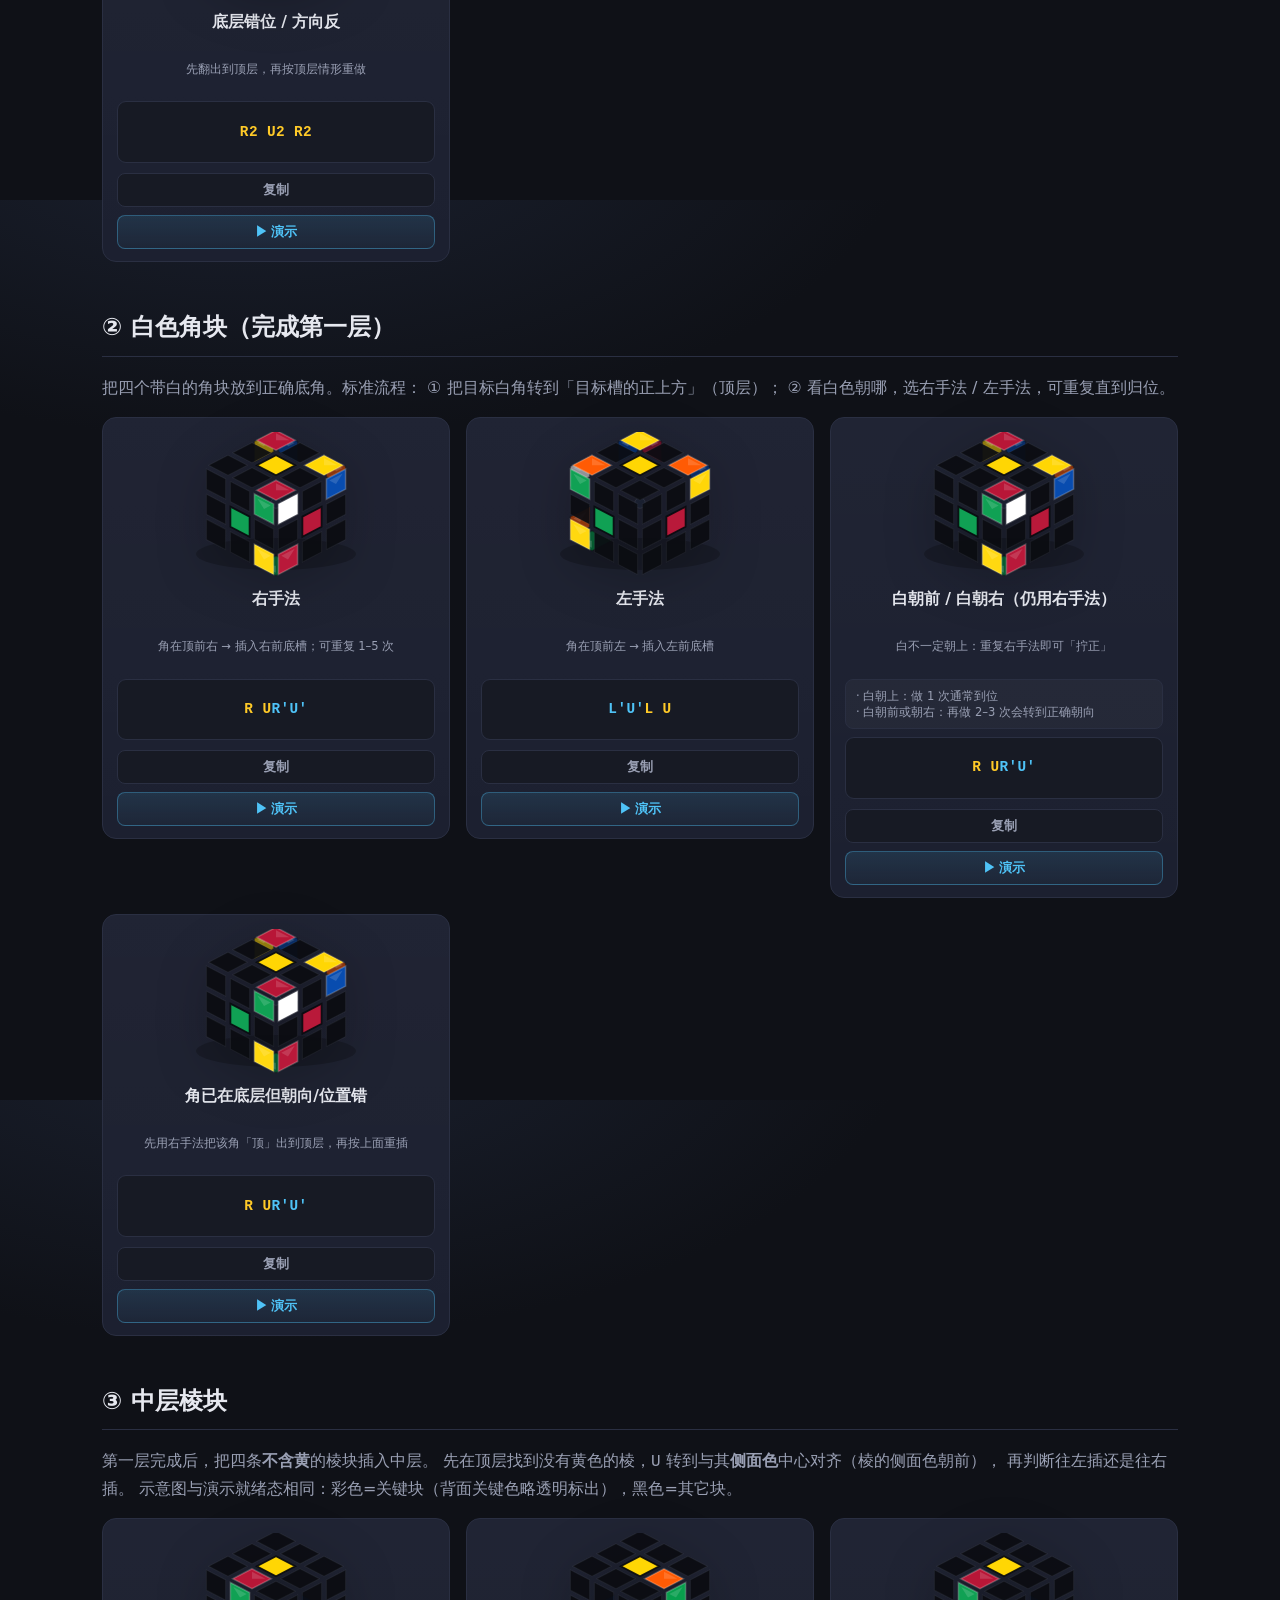
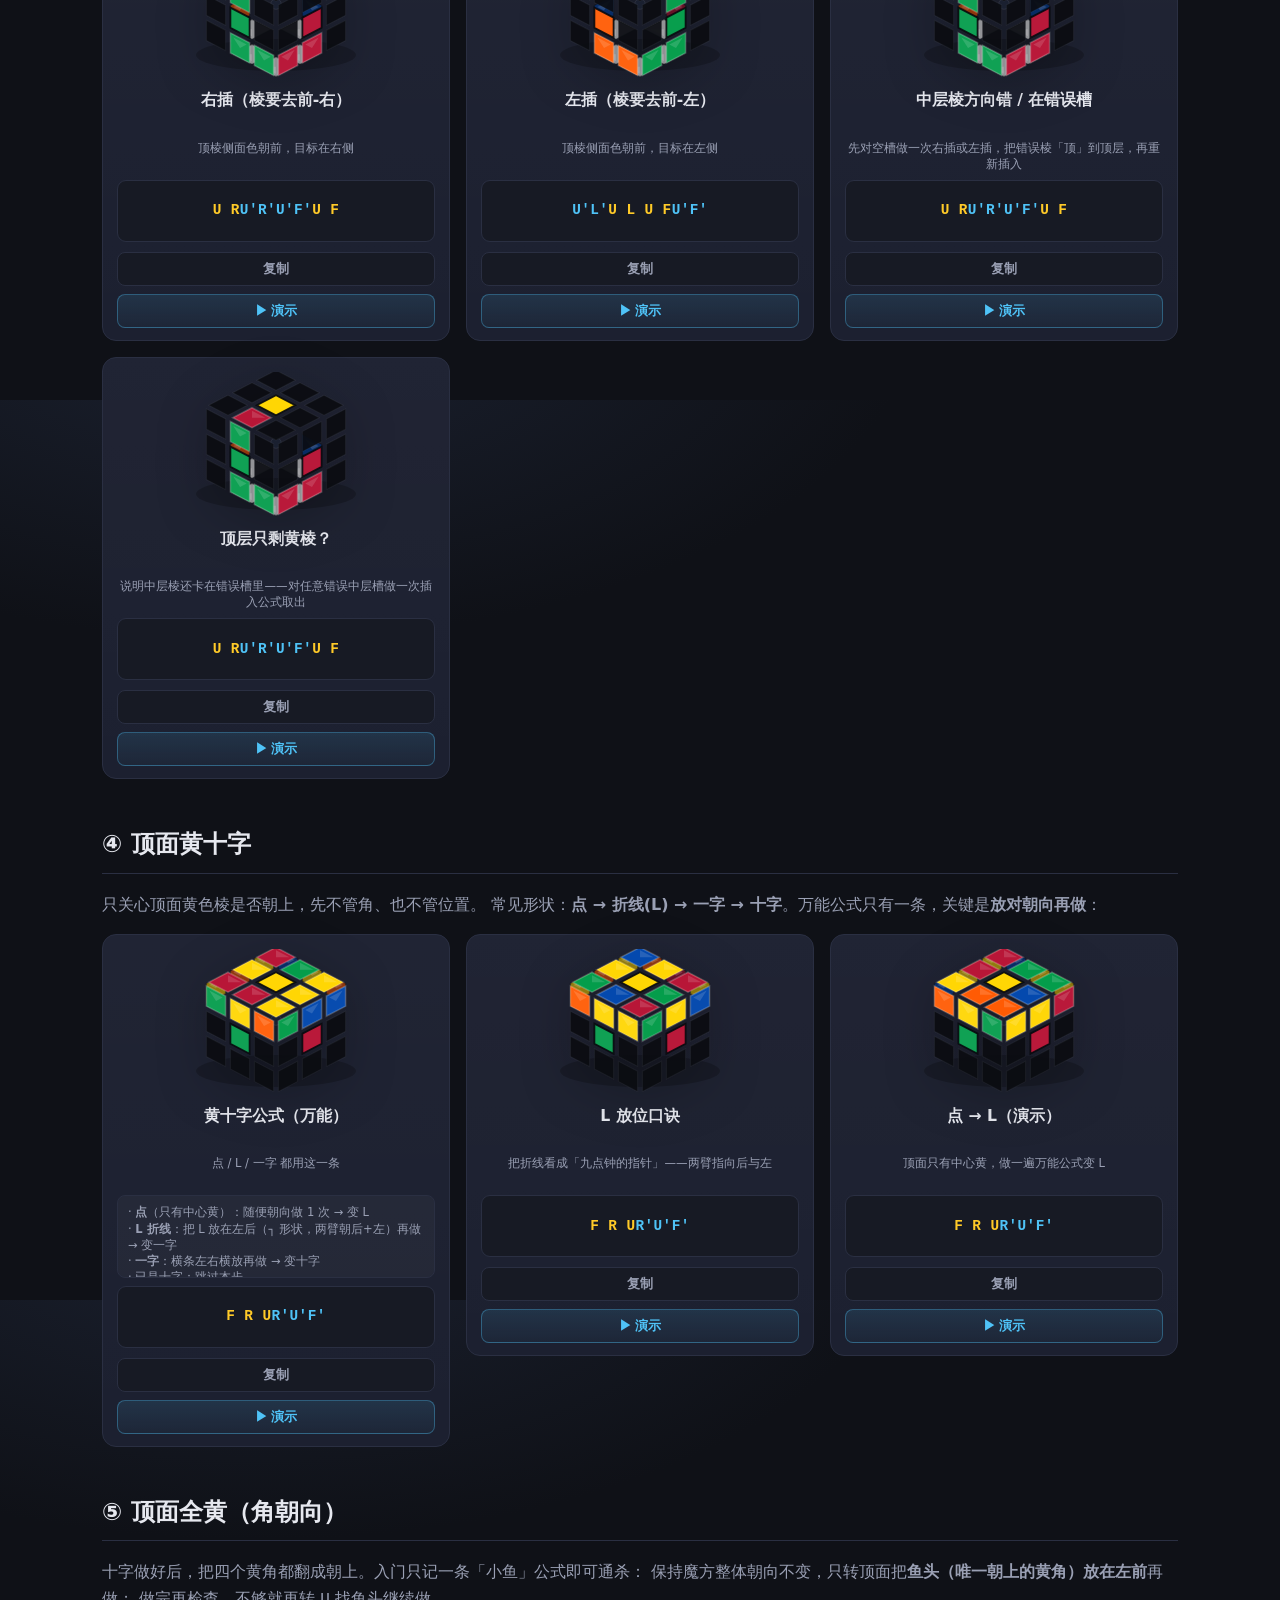
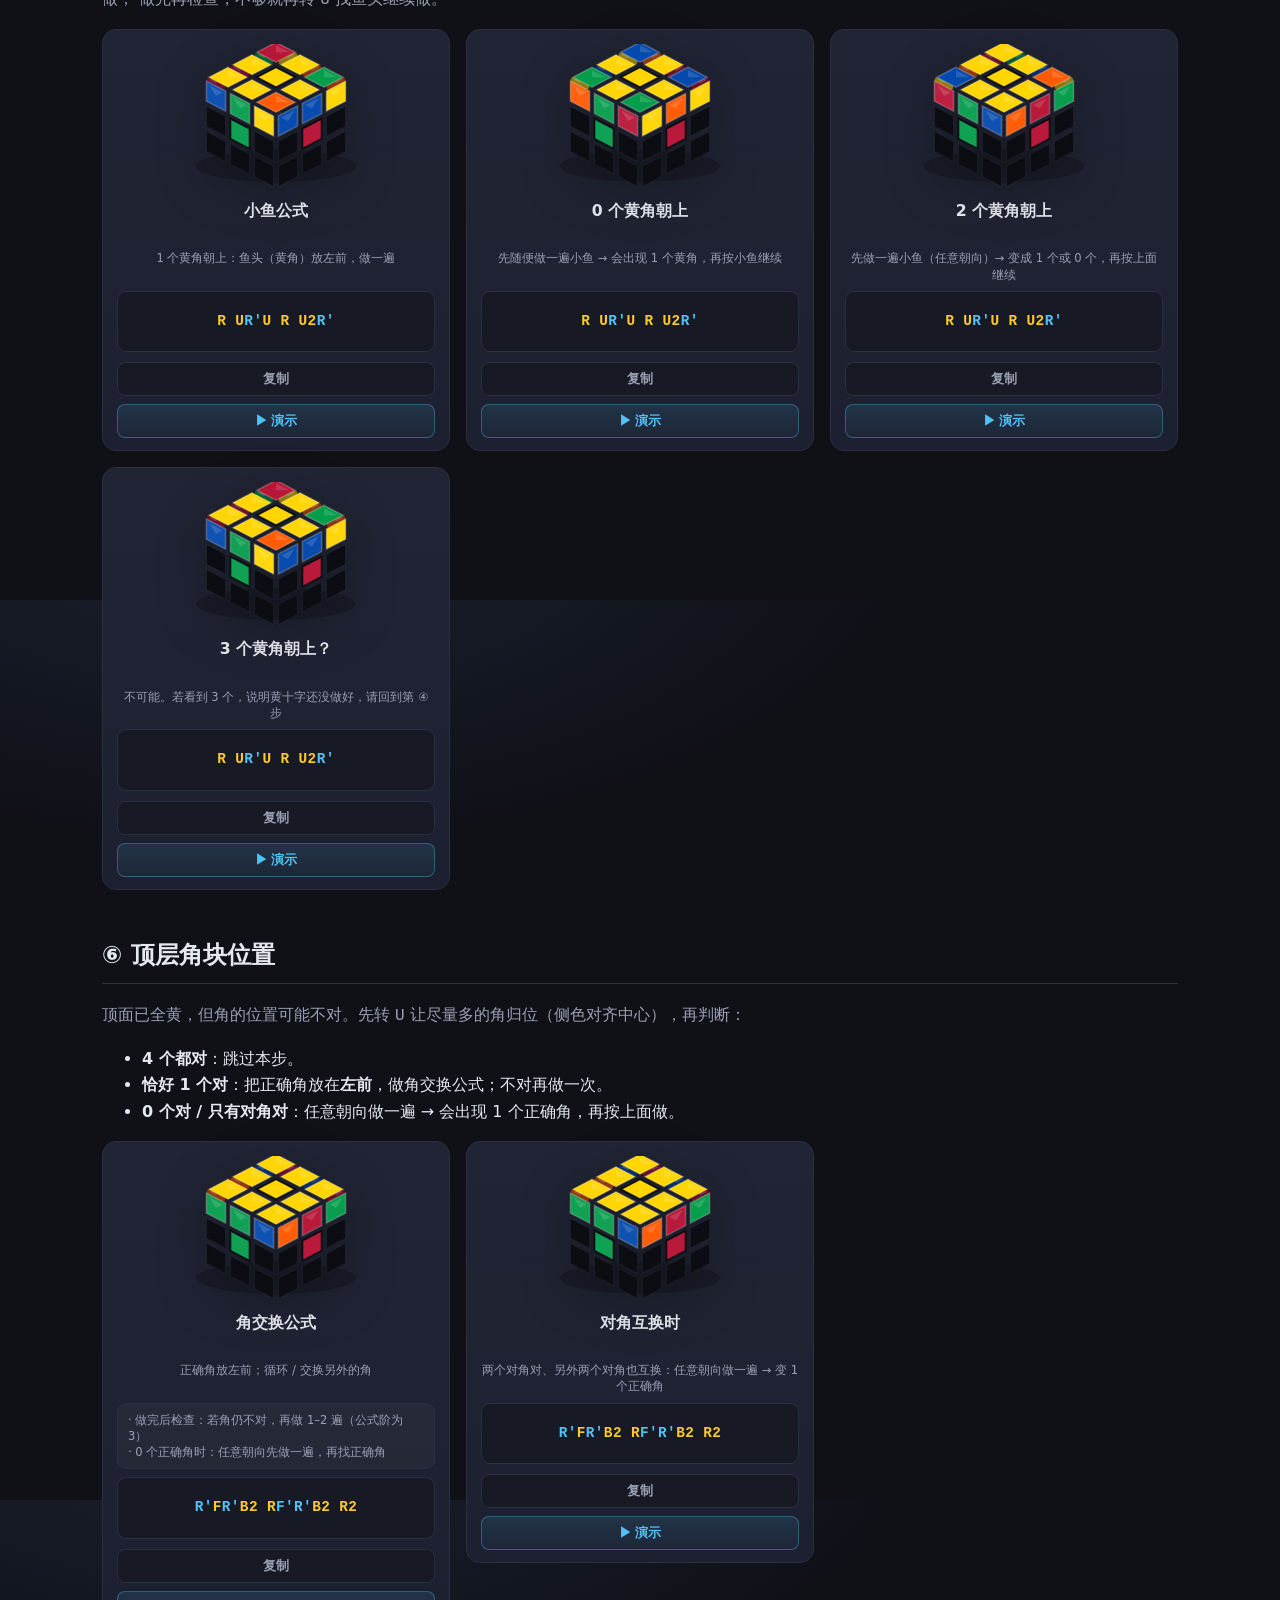
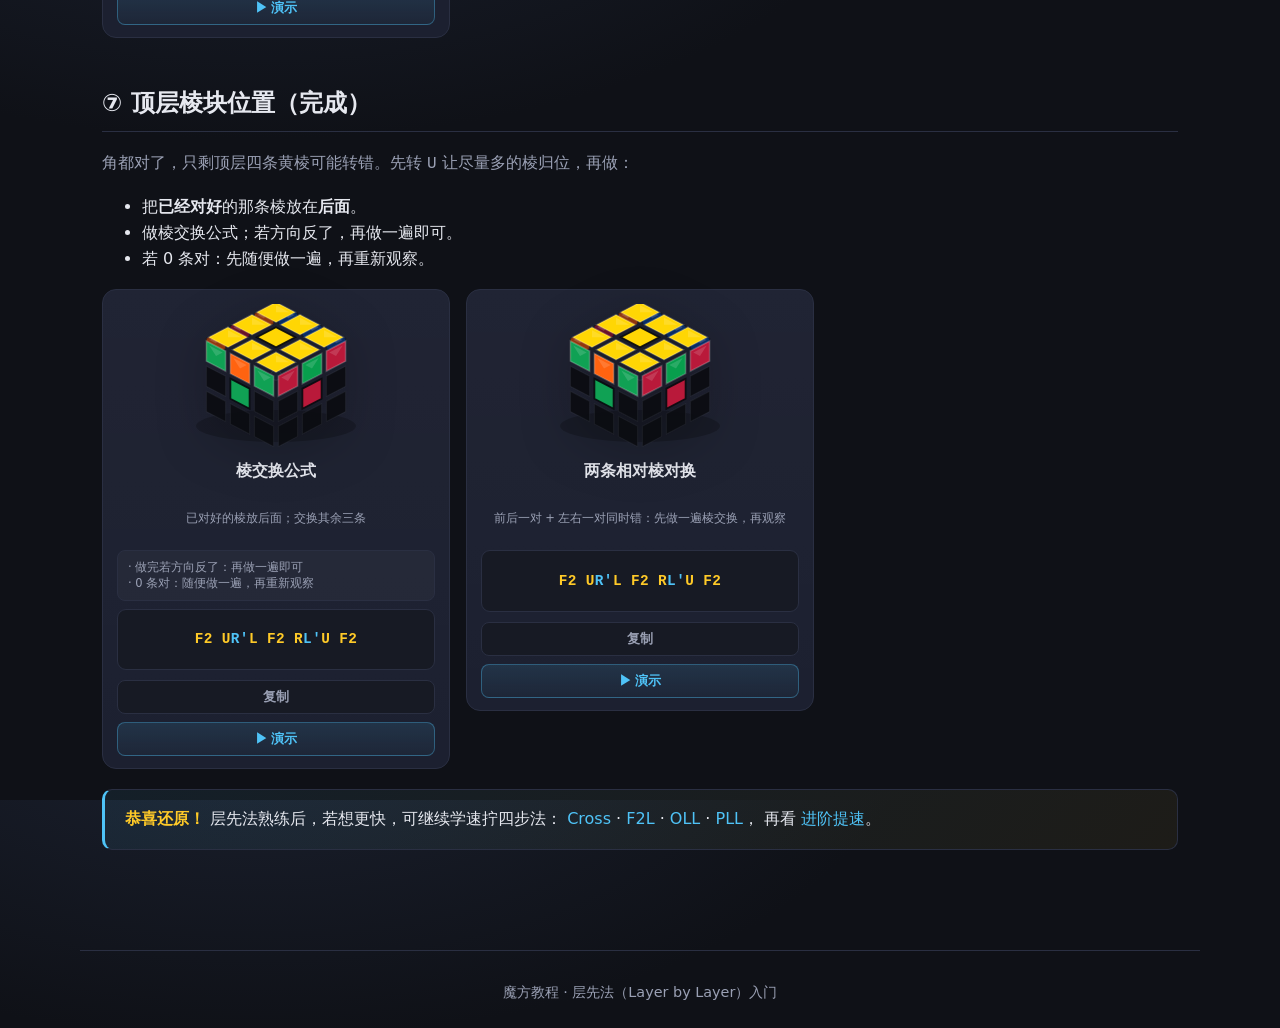
<file: lbl.html>
<!DOCTYPE html>
<html lang="zh-CN">
<head>
<meta charset="UTF-8">
<meta name="viewport" content="width=device-width, initial-scale=1.0">
<title>层先法 · 三阶魔方入门教程</title>
<link rel="stylesheet" href="assets/style.css?v=20260717e">
</head>
<body>
<nav class="nav">
  <div class="nav-inner">
    <a class="brand" href="index.html"><span class="dot"></span>CFOP 教程</a>
    <a class="link" href="index.html">首页</a>
    <a class="link active" href="lbl.html">层先法</a>
    <a class="link" href="cross.html">① Cross</a>
    <a class="link" href="f2l.html">② F2L</a>
    <a class="link" href="oll.html">③ OLL</a>
    <a class="link" href="pll.html">④ PLL</a>
    <a class="link" href="advanced.html">进阶</a>
    <a class="link" href="timer.html">⏱ 计时器</a>
  </div>
</nav>

<div class="wrap">
  <h1 class="page-title">层先法 · 入门还原</h1>
  <p class="lead">
    层先法（Layer by Layer）是最适合新手的三阶解法：一层一层拼。
    本页只讲<strong>通用入门手法</strong>，不涉及进阶速拧公式。
  </p>

  <div class="callout">
    <strong>约定：</strong> 白底黄顶（白=D，黄=U）。先把白色中心朝下，绿色中心朝自己。
    记号：<code>R L U D F B</code>，<code>'</code>=逆时针，<code>2</code>=180°。
    每张卡都有<strong>3D 示意图</strong>（与演示就绪态一致）与 <strong>▶ 演示</strong> 按钮（点开播放转层动画）。
  </div>

  <!-- 总览 -->
  <h2 class="section">七步总览</h2>
  <div class="stage-grid">
    <div class="stage-card" style="cursor:default">
      <div class="step">STEP 1</div>
      <h3>白十字</h3>
      <p>底面白色十字，侧色对齐中心。</p>
    </div>
    <div class="stage-card" style="cursor:default">
      <div class="step">STEP 2</div>
      <h3>白色角块</h3>
      <p>四个白角归位，完成第一层。</p>
    </div>
    <div class="stage-card" style="cursor:default">
      <div class="step">STEP 3</div>
      <h3>中层棱块</h3>
      <p>四条中层棱插入正确槽。</p>
    </div>
    <div class="stage-card" style="cursor:default">
      <div class="step">STEP 4</div>
      <h3>黄十字</h3>
      <p>顶面做出黄色十字（先不管角）。</p>
    </div>
    <div class="stage-card" style="cursor:default">
      <div class="step">STEP 5</div>
      <h3>顶面全黄</h3>
      <p>把四个黄角都翻成朝上。</p>
    </div>
    <div class="stage-card" style="cursor:default">
      <div class="step">STEP 6–7</div>
      <h3>顶层归位</h3>
      <p>先角后棱，完成还原。</p>
    </div>
  </div>

  <!-- STEP 1 -->
  <h2 class="section">① 白十字（底面）</h2>
  <p class="lead">
    目标：底面四条白棱归位，且侧面颜色与相邻中心一致（绿对绿、红对红…）。
    按<strong>白棱所在层</strong>分情形：
  </p>
  <ul class="lead">
    <li>优先处理已在底层、只需转底面就能对齐的白棱。</li>
    <li>顶层白棱：先 <code>U</code> 把侧色对准目标中心列，再下插。</li>
    <li>中层白棱：先转到顶层，再按顶层情形做。</li>
    <li>底层方向错 / 位置错：先翻出到顶层，再重新归位。</li>
  </ul>
  <div class="algo-grid" id="step1-grid"></div>

  <!-- STEP 2 -->
  <h2 class="section">② 白色角块（完成第一层）</h2>
  <p class="lead">
    把四个带白的角块放到正确底角。标准流程：
    ① 把目标白角转到「目标槽的正上方」（顶层）；
    ② 看白色朝哪，选右手法 / 左手法，可重复直到归位。
  </p>
  <div class="algo-grid" id="step2-grid"></div>

  <!-- STEP 3 -->
  <h2 class="section">③ 中层棱块</h2>
  <p class="lead">
    第一层完成后，把四条<strong>不含黄</strong>的棱块插入中层。
    先在顶层找到没有黄色的棱，<code>U</code> 转到与其<strong>侧面色</strong>中心对齐（棱的侧面色朝前），
    再判断往左插还是往右插。
    示意图与演示就绪态相同：彩色=关键块（背面关键色略透明标出），黑色=其它块。
  </p>
  <div class="algo-grid" id="step3-grid"></div>

  <!-- STEP 4 -->
  <h2 class="section">④ 顶面黄十字</h2>
  <p class="lead">
    只关心顶面黄色棱是否朝上，先不管角、也不管位置。
    常见形状：<strong>点 → 折线(L) → 一字 → 十字</strong>。万能公式只有一条，关键是<strong>放对朝向再做</strong>：
  </p>
  <div class="algo-grid" id="step4-grid"></div>

  <!-- STEP 5 -->
  <h2 class="section">⑤ 顶面全黄（角朝向）</h2>
  <p class="lead">
    十字做好后，把四个黄角都翻成朝上。入门只记一条「小鱼」公式即可通杀：
    保持魔方整体朝向不变，只转顶面把<strong>鱼头（唯一朝上的黄角）放在左前</strong>再做；
    做完再检查，不够就再转 <code>U</code> 找鱼头继续做。
  </p>
  <div class="algo-grid" id="step5-grid"></div>

  <!-- STEP 6 -->
  <h2 class="section">⑥ 顶层角块位置</h2>
  <p class="lead">
    顶面已全黄，但角的位置可能不对。先转 <code>U</code> 让尽量多的角归位（侧色对齐中心），再判断：
  </p>
  <ul class="lead">
    <li><strong>4 个都对</strong>：跳过本步。</li>
    <li><strong>恰好 1 个对</strong>：把正确角放在<strong>左前</strong>，做角交换公式；不对再做一次。</li>
    <li><strong>0 个对 / 只有对角对</strong>：任意朝向做一遍 → 会出现 1 个正确角，再按上面做。</li>
  </ul>
  <div class="algo-grid" id="step6-grid"></div>

  <!-- STEP 7 -->
  <h2 class="section">⑦ 顶层棱块位置（完成）</h2>
  <p class="lead">
    角都对了，只剩顶层四条黄棱可能转错。先转 <code>U</code> 让尽量多的棱归位，再做：
  </p>
  <ul class="lead">
    <li>把<strong>已经对好</strong>的那条棱放在<strong>后面</strong>。</li>
    <li>做棱交换公式；若方向反了，再做一遍即可。</li>
    <li>若 0 条对：先随便做一遍，再重新观察。</li>
  </ul>
  <div class="algo-grid" id="step7-grid"></div>

  <div class="callout">
    <strong>恭喜还原！</strong> 层先法熟练后，若想更快，可继续学速拧四步法：
    <a href="cross.html">Cross</a> ·
    <a href="f2l.html">F2L</a> ·
    <a href="oll.html">OLL</a> ·
    <a href="pll.html">PLL</a>，
    再看 <a href="advanced.html">进阶提速</a>。
  </div>
</div>

<div class="footer">魔方教程 · 层先法（Layer by Layer）入门</div>
<script src="assets/cube.js?v=20260715y"></script>
<script src="assets/cube-anim.js?v=20260717e"></script>
<script src="assets/ui.js?v=20260717b"></script>
<script>
(function () {
  const Y = CubeViz.CUBE.U; // yellow
  const W = CubeViz.CUBE.D; // white
  const G = CubeViz.CUBE.F; // green
  const R = CubeViz.CUBE.R;
  const O = CubeViz.CUBE.L;
  const B = CubeViz.CUBE.B;
  const X = CubeViz.CUBE.x;

  function card(grid, name, tag, moves, demoOpts, extraTagHtml) {
    const opts = demoOpts || {};
    const snap = CubeAnim.renderTeachingSnap(Object.assign({ moves: moves }, opts));
    const c = document.createElement('div');
    c.className = 'algo-card';
    c.innerHTML =
      `<div class="card-cube-snap">${snap}</div>` +
      `<div class="name">${name}</div>` +
      `<div class="tag">${tag || ''}</div>` +
      (extraTagHtml || '') +
      `<div class="moves">${CubeViz.fmtMoves(moves)}</div>`;
    CubeUI.attachCopy(c, moves);
    CubeUI.attachDemo(c, moves, opts);
    grid.appendChild(c);
    return c;
  }

  function customDemo(startMoves, script, extra) {
    const tokens = CubeAnim.tokenizeMoves(startMoves);
    const scriptArr = script || tokens.map((mv, i) => ({
      move: mv,
      text: i === tokens.length - 1 ? `执行 ${mv}，完成。` : `执行 ${mv}`
    }));
    return Object.assign({
      start: CubeAnim.fromMoves(startMoves),
      script: scriptArr,
      faceFront: false
    }, extra || {});
  }

  // ---------- ① 白十字 ----------
  const g1 = document.getElementById('step1-grid');
  card(g1, '顶层 · 白朝上', 'U 对准目标列后，直接 180° 下插', 'R2',
    Object.assign({ cross: true, intro: '彩色=四条白棱。顶层白棱白朝上 → R2 下插。' },
      customDemo('R2', [{ move: 'R2', text: 'R2 把白棱直接翻到底层正确位置。' }])));
  card(g1, '顶层 · 白朝侧面', '对准后用「小三步」翻正下插（以右前为例）', "F R' F'",
    Object.assign({ cross: true, intro: "彩色=四条白棱。顶层白棱白朝侧面 → F R' F'。" },
      customDemo("F R F'", [
        { move: 'F', text: 'F 抬起前层。' },
        { move: "R'", text: "R' 把白棱翻正送入底槽。" },
        { move: "F'", text: "F' 复位前层。" }
      ])));
  card(g1, '中层白棱', '一转即可送回底层（以 F 层为例）', 'F',
    Object.assign({ cross: true, intro: '彩色=四条白棱。白棱在中层 → F 送回底。' },
      customDemo("F'", [{ move: 'F', text: '转 F，中层白棱回到底层。' }])));
  card(g1, '底层错位 / 方向反', '先翻出到顶层，再按顶层情形重做', 'R2 U2 R2',
    Object.assign({ cross: true, intro: '彩色=四条白棱。底层白棱错位 → 翻出再下插。' },
      customDemo('R2 U2 R2', [
        { move: 'R2', text: 'R2 把错误底棱翻到顶层。' },
        { move: 'U2', text: 'U2 转到正确目标列。' },
        { move: 'R2', text: 'R2 下插归位。' }
      ])));

  // ---------- ② 白角 ----------
  const g2 = document.getElementById('step2-grid');
  card(g2, '右手法', '角在顶前右 → 插入右前底槽；可重复 1–5 次', "R U R' U'",
    Object.assign({ maxFocus: 4, intro: '彩色=关键块。右手法把白角插入右前底槽（可重复）。' },
      customDemo("U R U' R'", [
        { move: 'R', text: 'R 抬起右层。' },
        { move: 'U', text: 'U 把角送进槽上方。' },
        { move: "R'", text: "R' 放下，角进入底槽。" },
        { move: "U'", text: "U' 复位顶层（若角未对可再做一遍）。" }
      ])));
  card(g2, '左手法', '角在顶前左 → 插入左前底槽', "L' U' L U",
    Object.assign({ maxFocus: 4, intro: '彩色=关键块。左手法把白角插入左前底槽。' },
      customDemo("U' L' U L", [
        { move: "L'", text: "L' 抬起左层。" },
        { move: "U'", text: "U' 把角送进槽上方。" },
        { move: 'L', text: 'L 放下，角进入底槽。' },
        { move: 'U', text: 'U 复位顶层。' }
      ])));
  card(g2, '白朝前 / 白朝右（仍用右手法）', '白不一定朝上：重复右手法即可「拧正」', "R U R' U'",
    Object.assign({ maxFocus: 4, intro: '彩色=关键块。重复右手法把白角拧正归位。' },
      customDemo("U R U' R'", null)),
    `<div class="note">· 白朝上：做 1 次通常到位<br>· 白朝前或朝右：再做 2–3 次会转到正确朝向</div>`);
  card(g2, '角已在底层但朝向/位置错', '先用右手法把该角「顶」出到顶层，再按上面重插', "R U R' U'",
    Object.assign({ maxFocus: 4, intro: '彩色=关键块。右手法把底层错角顶出到顶层。' },
      customDemo("U R U' R'", null)));

  // ---------- ③ 中层 ----------
  const midIntro = '彩色=各中心 + 底白棱 + 目标槽底角 + 当前要插/取的中层棱；黑色=其它块。';
  const g3 = document.getElementById('step3-grid');
  card(g3, '右插（棱要去前-右）', '顶棱侧面色朝前，目标在右侧', "U R U' R' U' F' U F",
    { lblMid: true, intro: midIntro + '中层右插：绿朝前，插入右槽（底角绿红白）。' });
  card(g3, '左插（棱要去前-左）', '顶棱侧面色朝前，目标在左侧', "U' L' U L U F U' F'",
    { lblMid: true, intro: midIntro + '中层左插：绿朝前，插入左槽（底角绿橙白）。' });
  card(g3, '中层棱方向错 / 在错误槽', '先对空槽做一次右插或左插，把错误棱「顶」到顶层，再重新插入', "U R U' R' U' F' U F",
    { lblMid: true, intro: midIntro + '对错误中层槽做一次右插取出（看槽底角认位）。' });
  card(g3, '顶层只剩黄棱？', '说明中层棱还卡在错误槽里——对任意错误中层槽做一次插入公式取出', "U R U' R' U' F' U F",
    { lblMid: true, intro: midIntro + '对错误槽做一次插入公式取出卡住的棱。' });

  // ---------- ④ 黄十字 ----------
  const ycross = "F R U R' U' F'";
  const ycrossOne = CubeAnim.demoFromAlgo(ycross);
  // 真·点状：不能用「公式×3 的逆」——那会变成 EO=4 的十字错位。
  // 正确构造：一字（公式逆）→ 错 AUF（U）→ 再做一遍公式 → 0 条黄棱朝上。
  const ycrossDotStart = CubeAnim.fromMoves(
    CubeAnim.reverseMoves(ycross).concat(['U']).concat(CubeAnim.tokenizeMoves(ycross)).join(' ')
  );
  // L 折线（两臂朝后+左 = UB+UL）：公式做两遍的逆
  const ycrossL = CubeAnim.demoFromAlgo([ycross, ycross].join(' '));
  const g4 = document.getElementById('step4-grid');
  card(g4, '黄十字公式（万能）', '点 / L / 一字 都用这一条', ycross,
    {
      oll: true, faceFront: false,
      intro: "彩色=顶层黄块。一字 → 十字：F R U R' U' F'。",
      start: ycrossOne.start, script: ycrossOne.script
    },
    `<div class="note">
      · <strong>点</strong>（只有中心黄）：随便朝向做 1 次 → 变 L<br>
      · <strong>L 折线</strong>：把 L 放在左后（┐ 形状，两臂朝后+左）再做 → 变一字<br>
      · <strong>一字</strong>：横条左右横放再做 → 变十字<br>
      · 已是十字：跳过本步
    </div>`);
  card(g4, 'L 放位口诀', '把折线看成「九点钟的指针」——两臂指向后与左', ycross,
    {
      oll: true, faceFront: false,
      intro: '彩色=顶层黄块。L 放好后做一遍 → 变一字。',
      start: ycrossL.start, script: ycrossOne.script
    });
  card(g4, '点 → L（演示）', '顶面只有中心黄，做一遍万能公式变 L', ycross,
    {
      oll: true, faceFront: false,
      intro: "彩色=顶层黄块。点状 → 做一遍 F R U R' U' F' 变 L。",
      start: ycrossDotStart, script: ycrossOne.script
    });

  // ---------- ⑤ 顶面全黄 / 小鱼通杀 ----------
  const sune = "R U R' U R U2 R'";
  const suneOne = CubeAnim.demoFromAlgo(sune);
  const suneZero = CubeAnim.demoFromAlgo([sune, sune].join(' '));
  const suneTwo = CubeAnim.demoFromAlgo([sune, sune, sune].join(' '));
  const g5 = document.getElementById('step5-grid');
  card(g5, '小鱼公式', '1 个黄角朝上：鱼头（黄角）放左前，做一遍', sune,
    {
      oll: true, faceFront: false,
      intro: '彩色=顶层黄块。小鱼：鱼头在左前，做一遍把其余黄角翻正。',
      start: suneOne.start, script: suneOne.script
    });
  card(g5, '0 个黄角朝上', '先随便做一遍小鱼 → 会出现 1 个黄角，再按小鱼继续', sune,
    {
      oll: true, faceFront: false,
      intro: '彩色=顶层黄块。0 角朝上时先做一遍小鱼 → 变 1 个鱼头。',
      start: suneZero.start, script: suneOne.script
    });
  card(g5, '2 个黄角朝上', '先做一遍小鱼（任意朝向）→ 变成 1 个或 0 个，再按上面继续', sune,
    {
      oll: true, faceFront: false,
      intro: '彩色=顶层黄块。2 角朝上时先做一遍小鱼。',
      start: suneTwo.start, script: suneOne.script
    });
  card(g5, '3 个黄角朝上？', '不可能。若看到 3 个，说明黄十字还没做好，请回到第 ④ 步', sune,
    {
      oll: true, faceFront: false,
      intro: '彩色=顶层黄块。3 角朝上说明十字未完成。',
      start: suneOne.start, script: suneOne.script
    });

  // ---------- ⑥ 顶角位置 ----------
  // 保向三角循环：固定左前角（UFL），循环另外三个；顶面保持全黄。
  // 旧式 Niklas「U R U' L' U R' U' L」会拧角，做完顶面不再全黄，不适合本步。
  const cornerAlg = "R' F R' B2 R F' R' B2 R2";
  const g6 = document.getElementById('step6-grid');
  card(g6, '角交换公式', '正确角放左前；循环 / 交换另外的角', cornerAlg,
    { pll: true, intro: '彩色=顶层块。角交换：正确角放左前，顶面保持全黄。' },
    `<div class="note">
      · 做完后检查：若角仍不对，再做 1–2 遍（公式阶为 3）<br>
      · 0 个正确角时：任意朝向先做一遍，再找正确角
    </div>`);
  card(g6, '对角互换时', '两个对角对、另外两个对角也互换：任意朝向做一遍 → 变 1 个正确角', cornerAlg,
    { pll: true, intro: '彩色=顶层块。对角互换时先做一遍角交换。' });

  // ---------- ⑦ 顶棱位置 ----------
  const edgeAlg = "F2 U R' L F2 R L' U F2";
  const g7 = document.getElementById('step7-grid');
  card(g7, '棱交换公式', '已对好的棱放后面；交换其余三条', edgeAlg,
    { pll: true, intro: '彩色=顶层块。棱交换：已对好的棱放后面。' },
    `<div class="note">
      · 做完若方向反了：再做一遍即可<br>
      · 0 条对：随便做一遍，再重新观察
    </div>`);
  card(g7, '两条相对棱对换', '前后一对 + 左右一对同时错：先做一遍棱交换，再观察', edgeAlg,
    { pll: true, intro: '彩色=顶层块。两对相对棱对换时，先做一遍棱交换。' });
})();
</script>
</body>
</html>
</file>
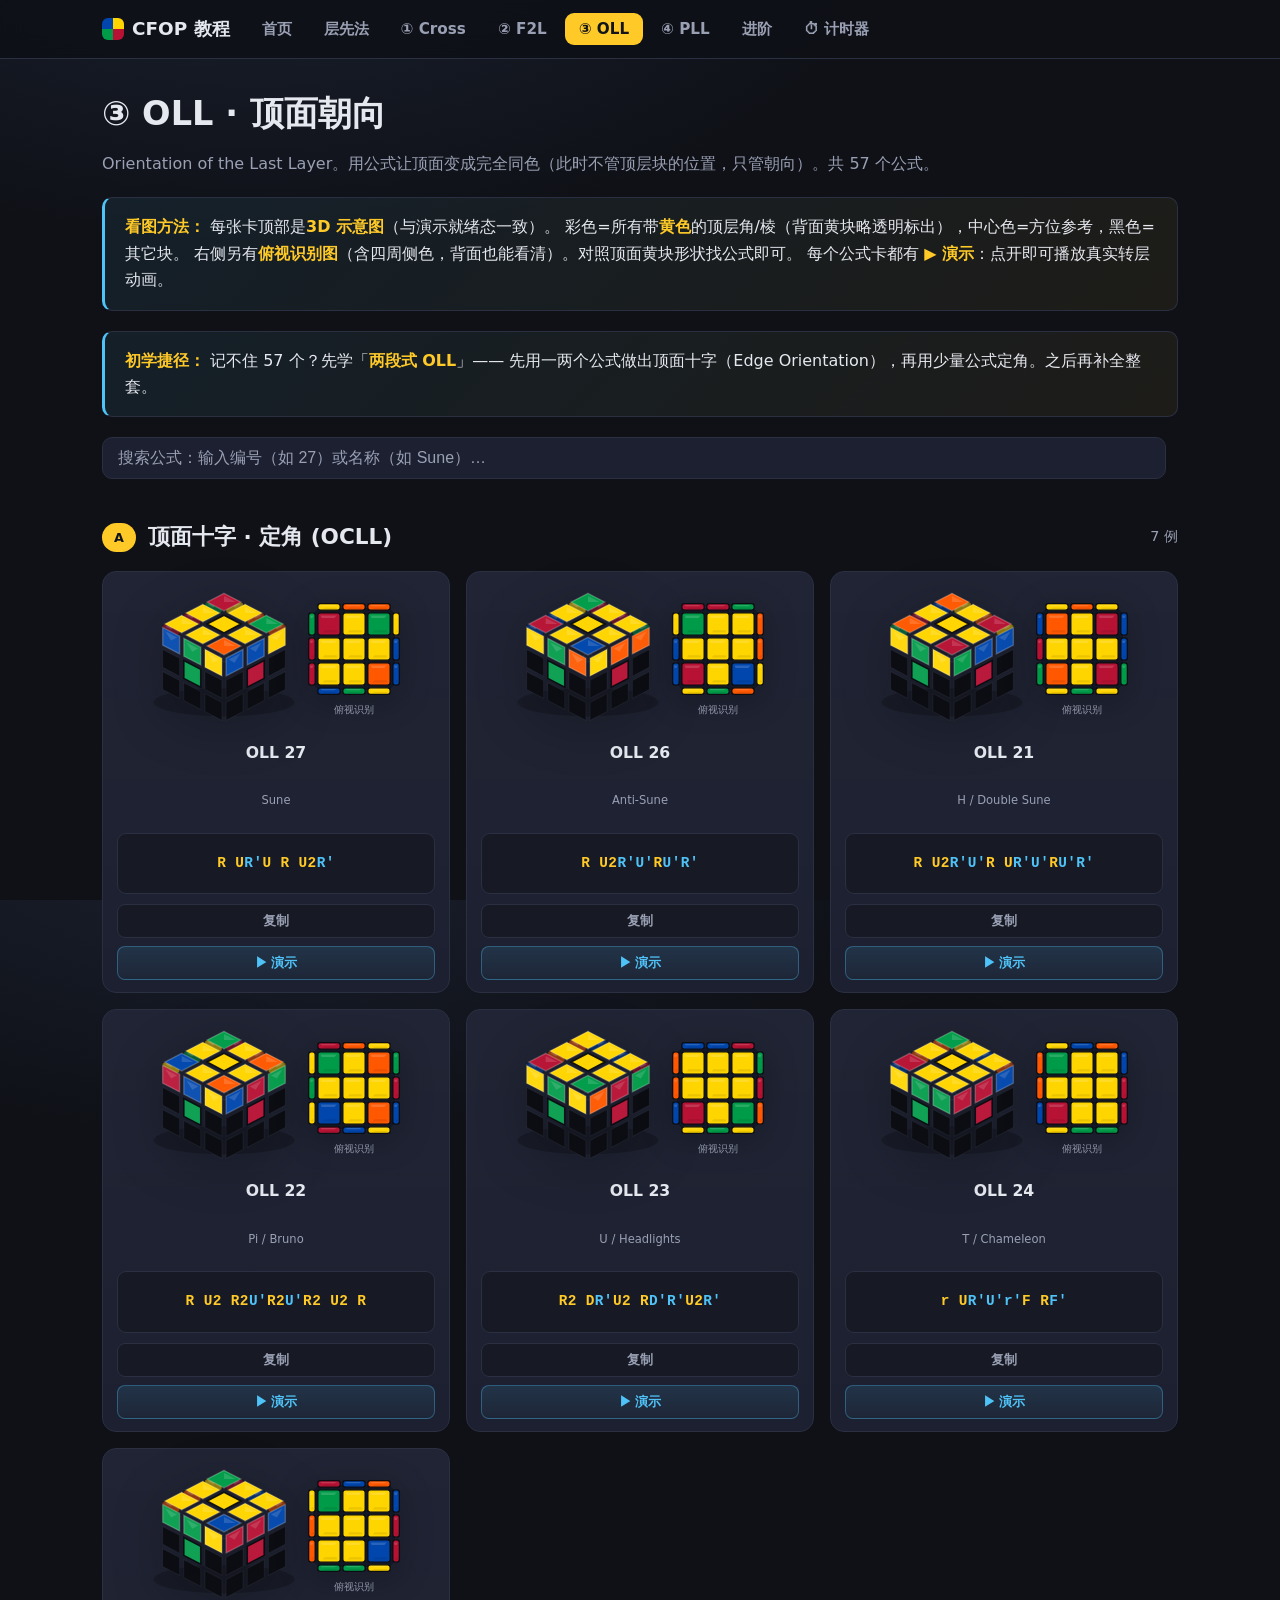
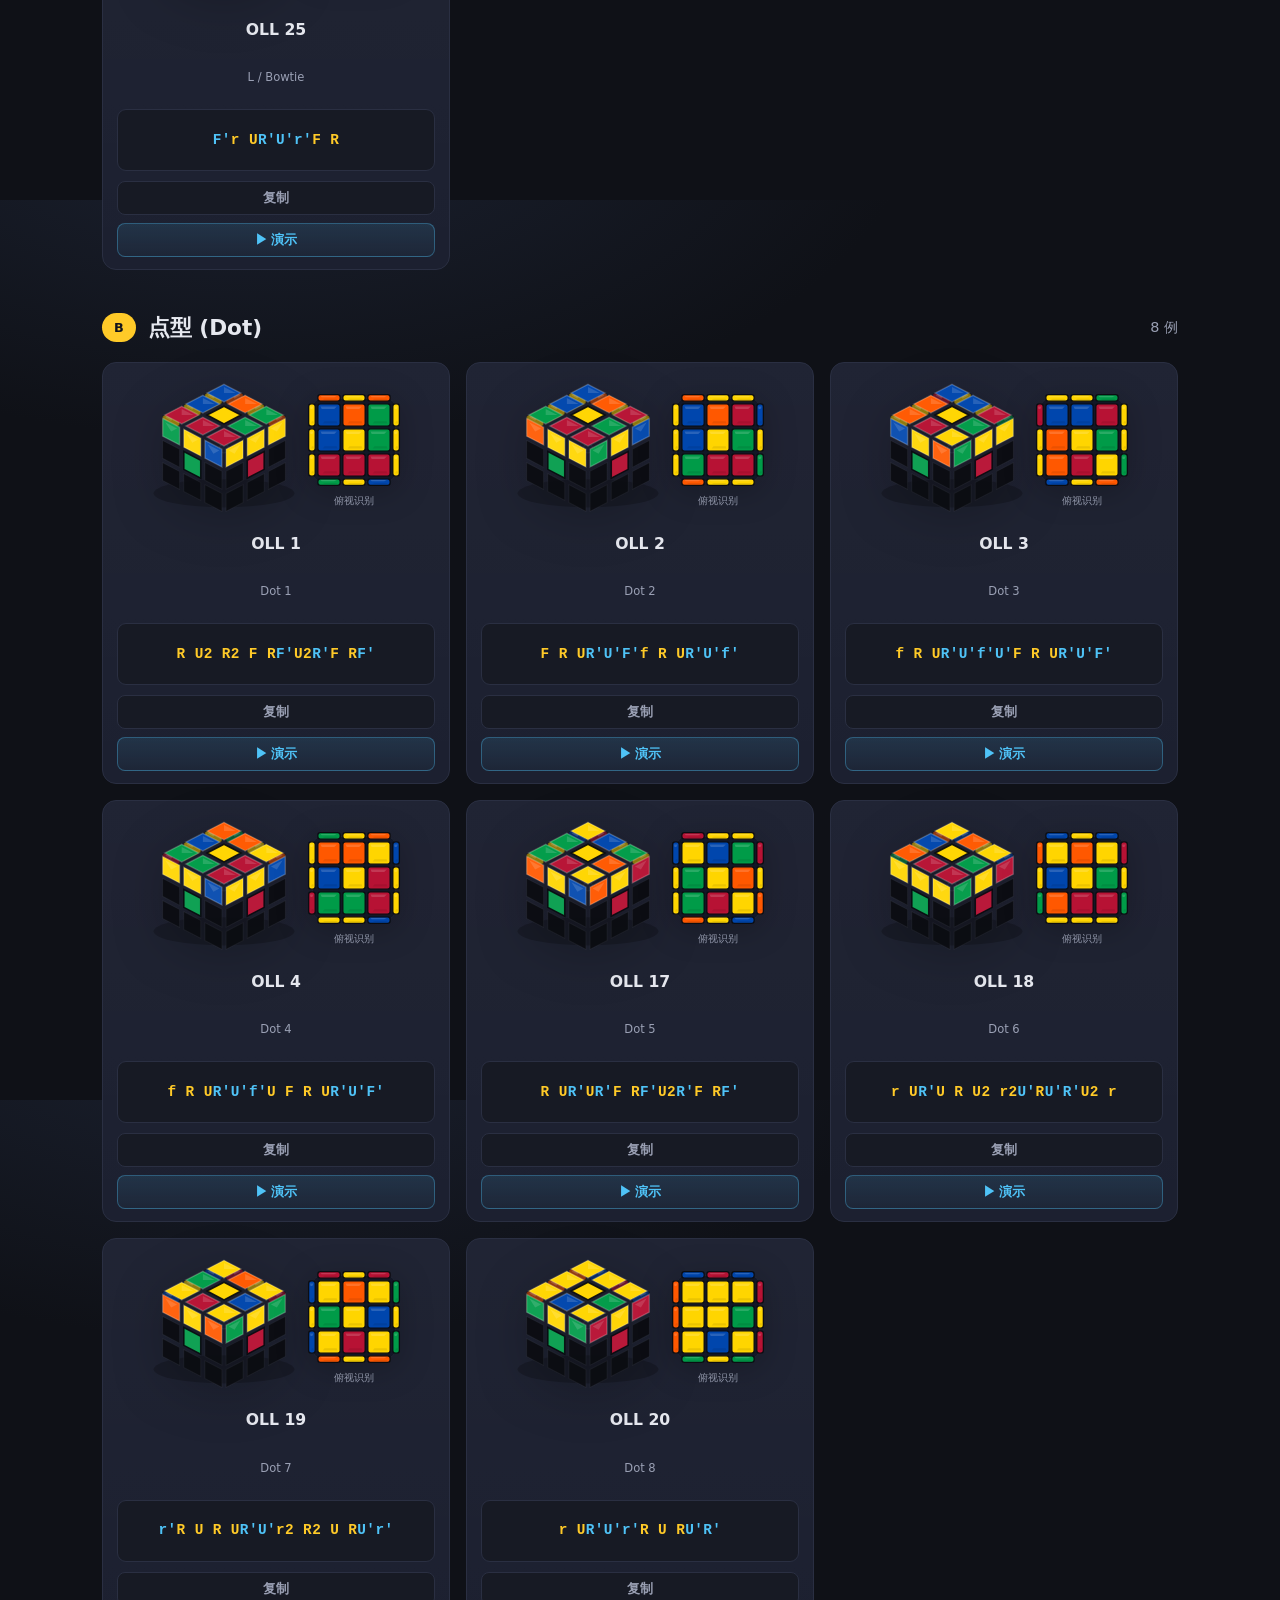
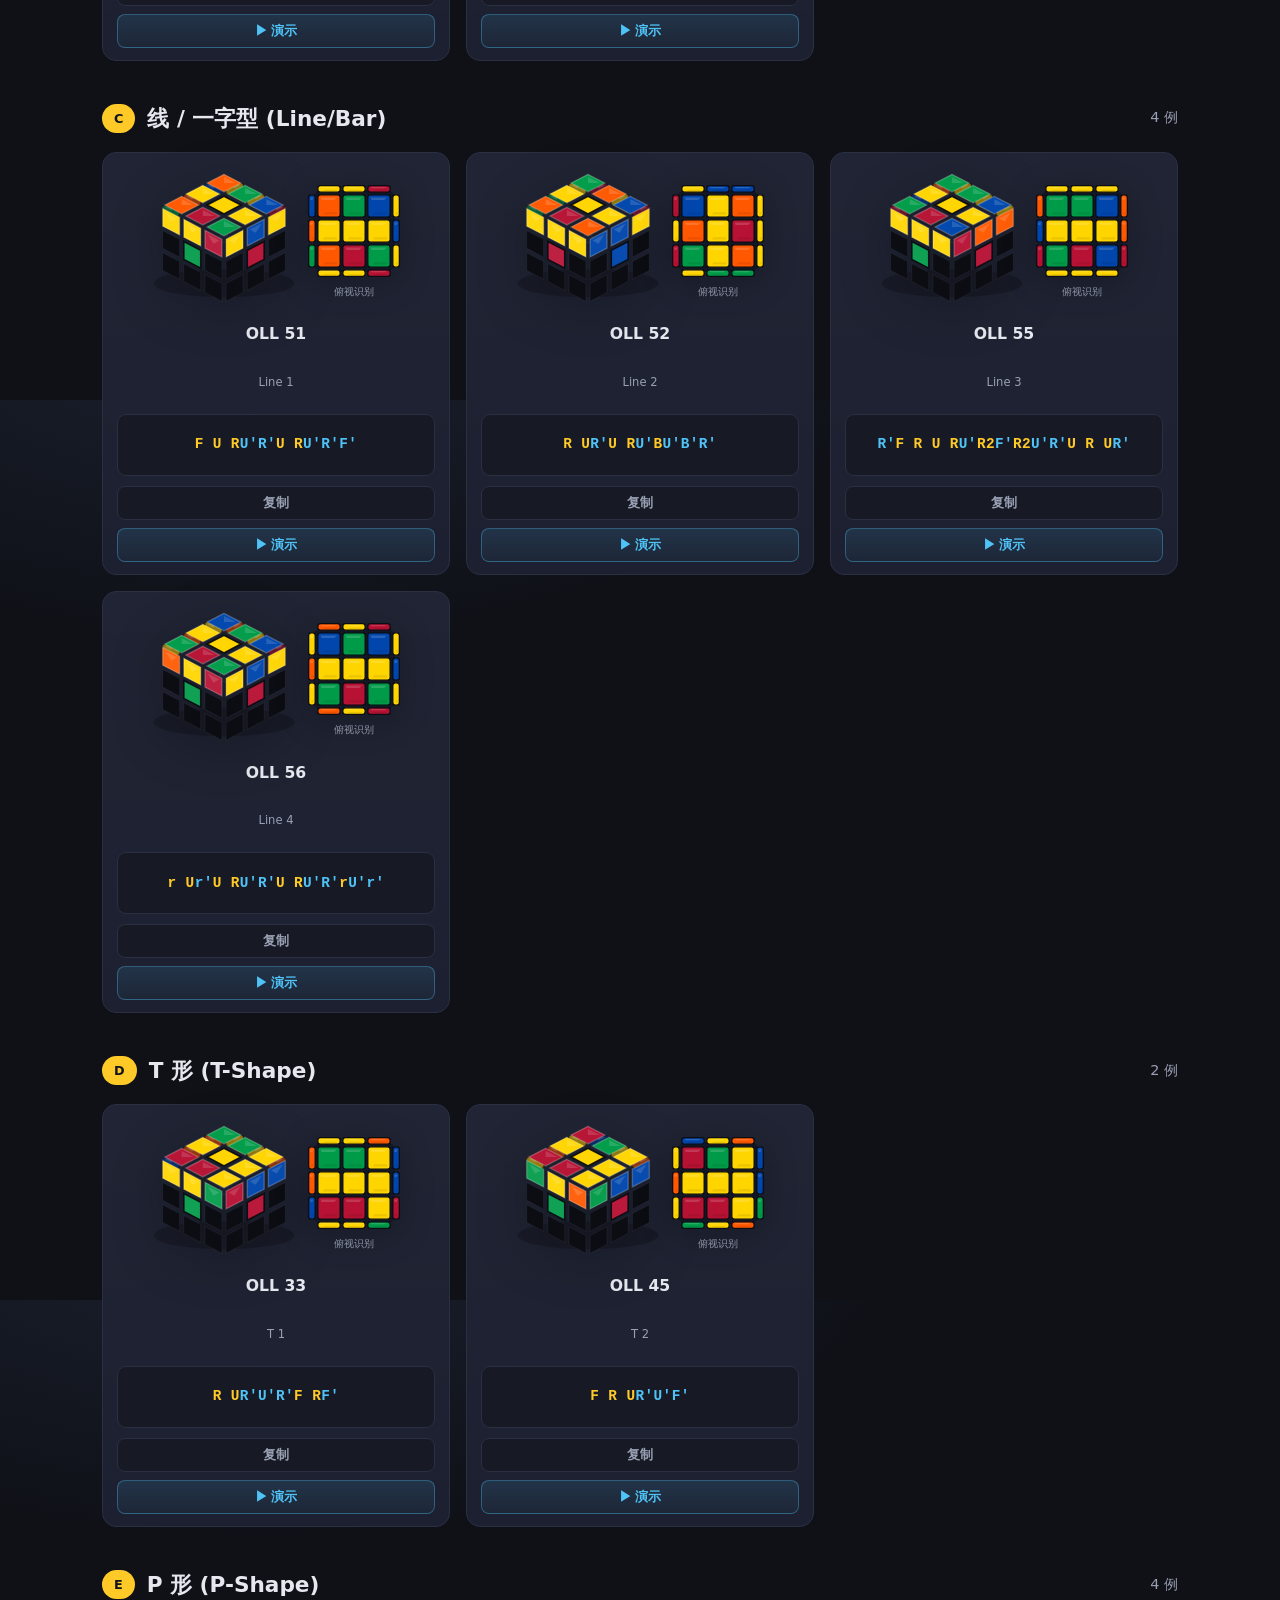
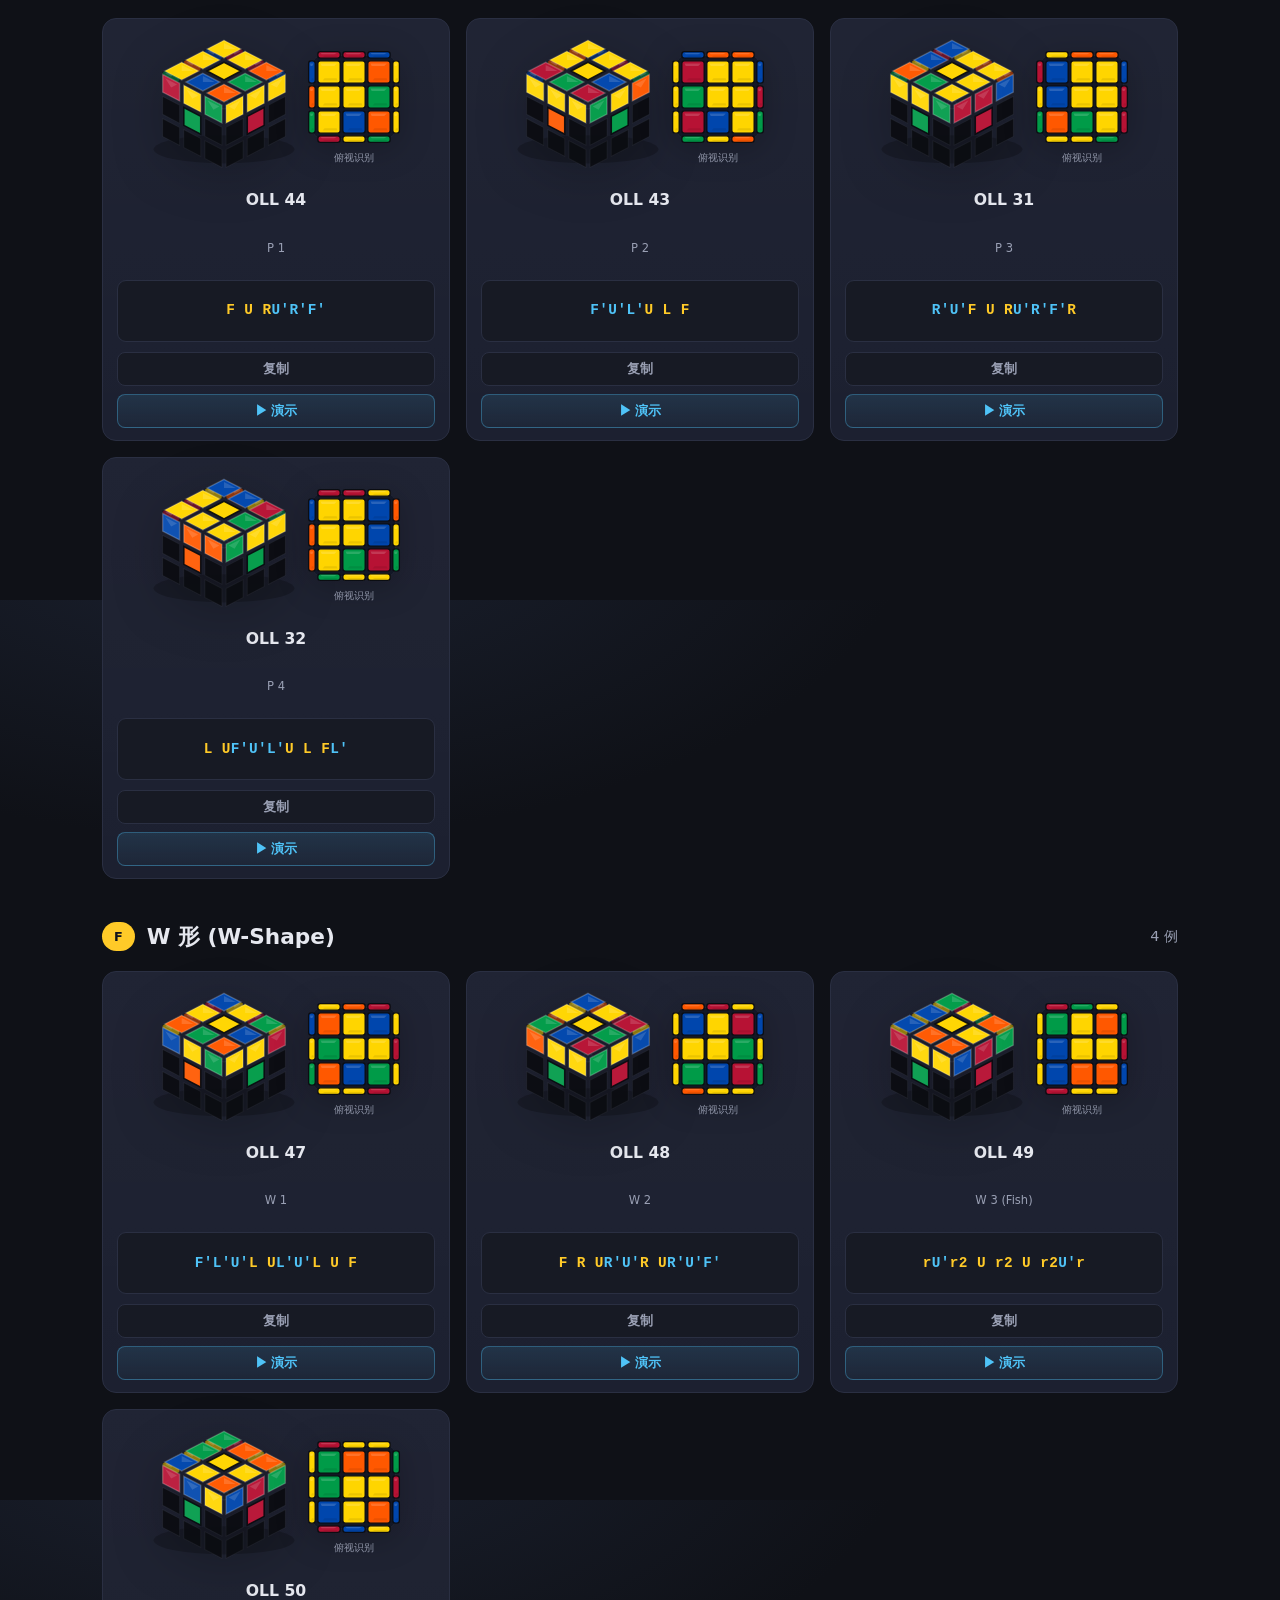
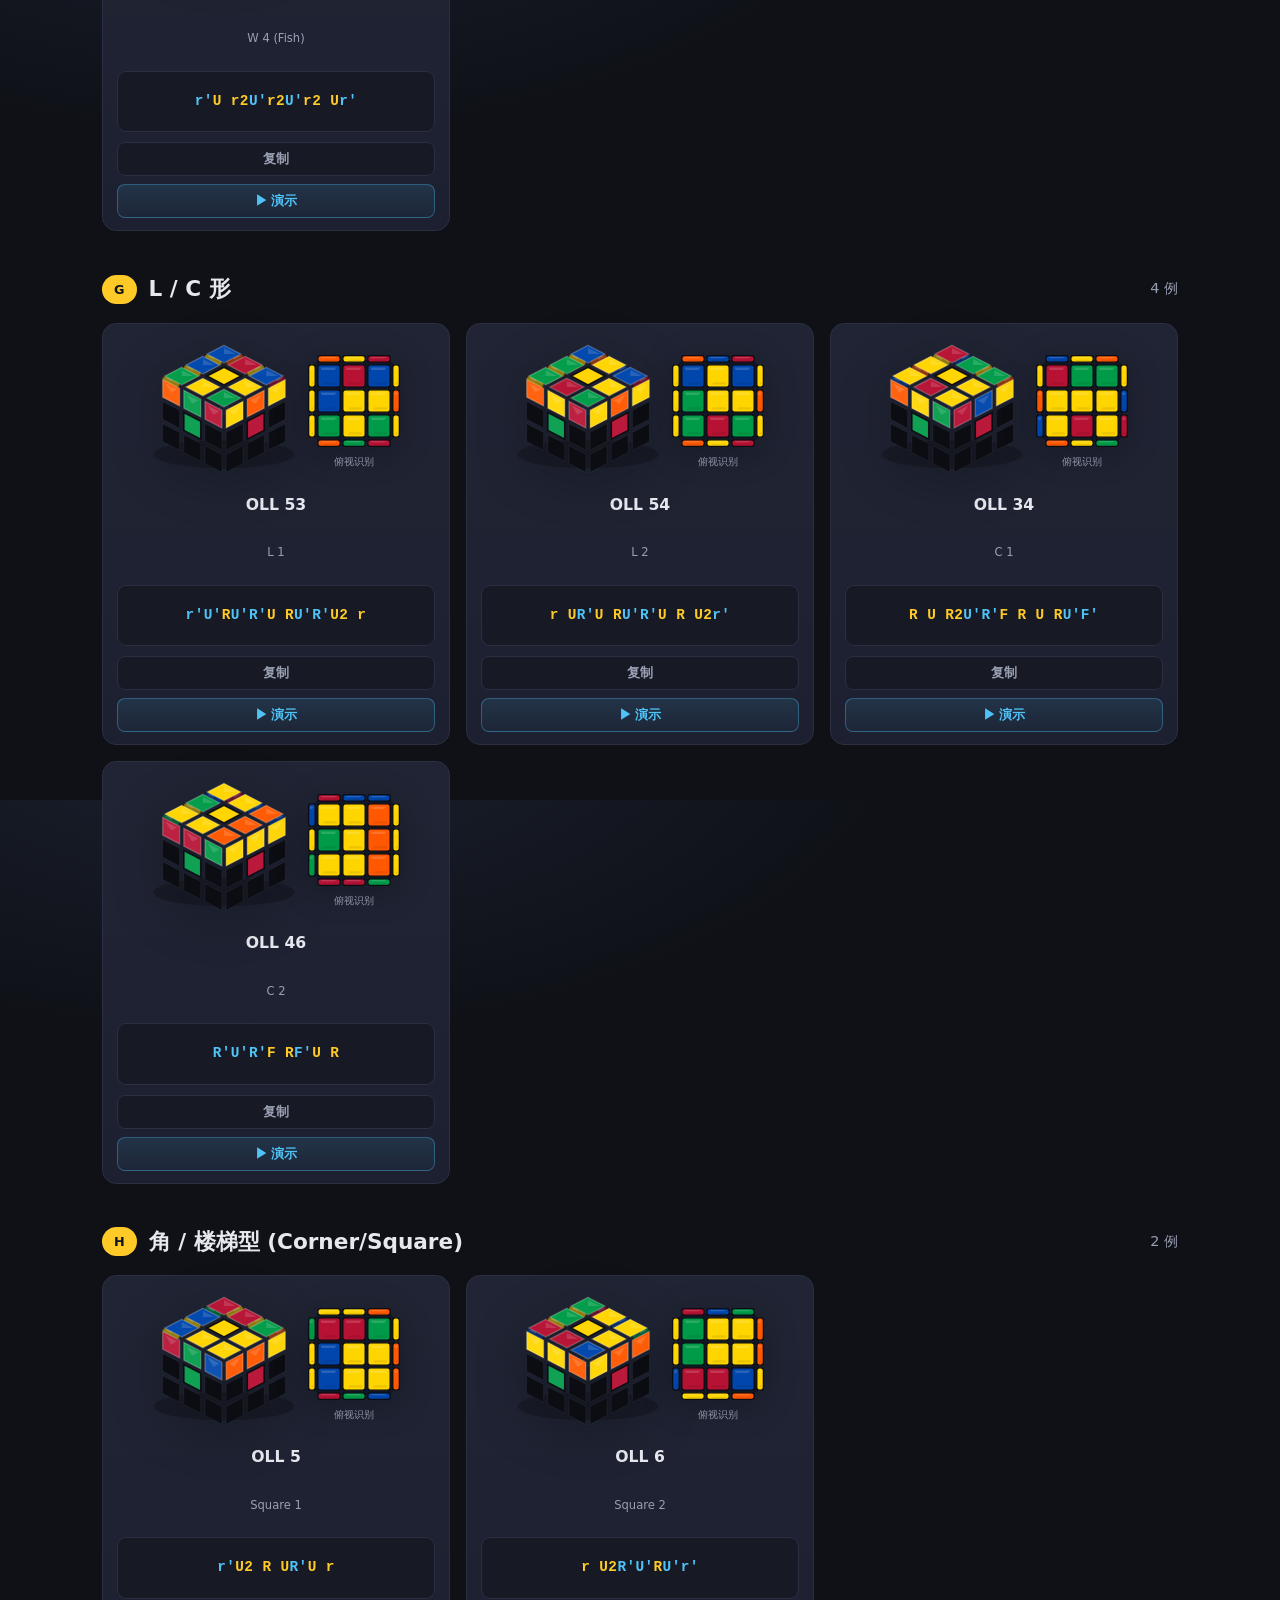
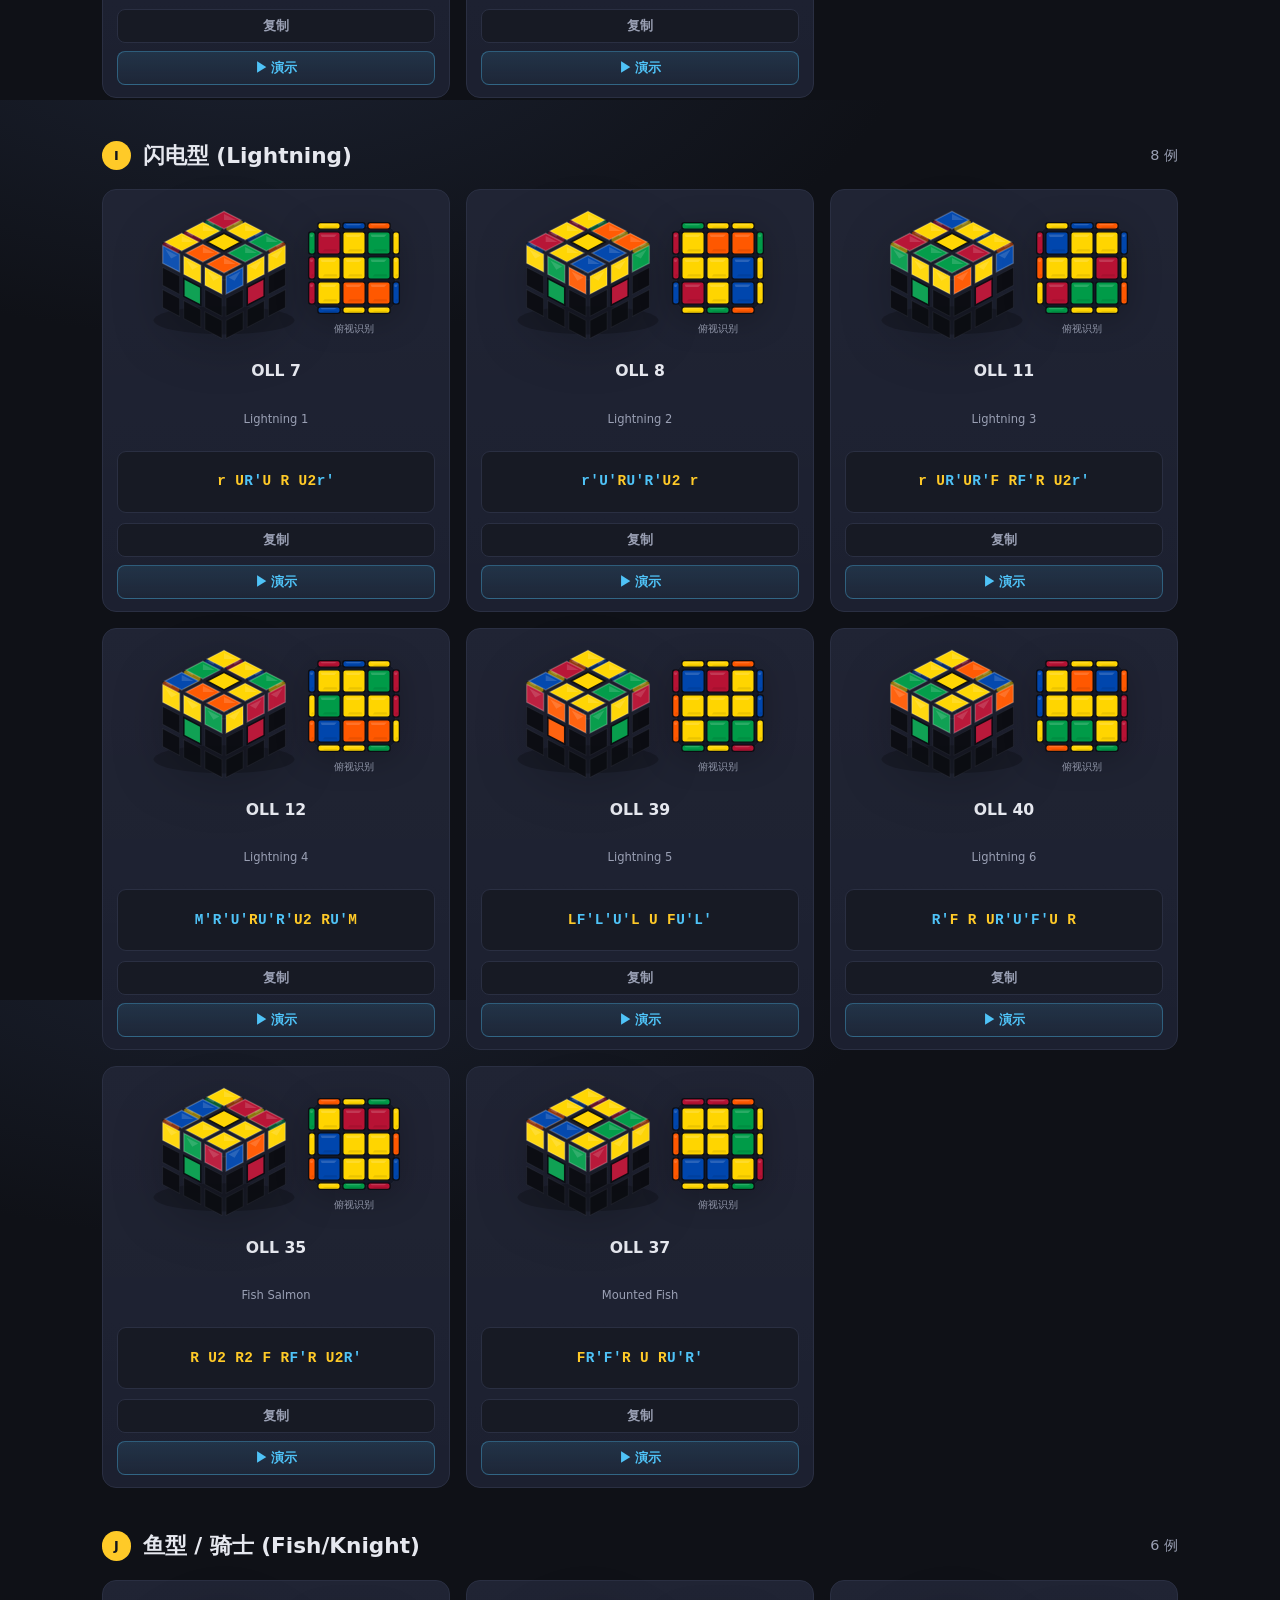
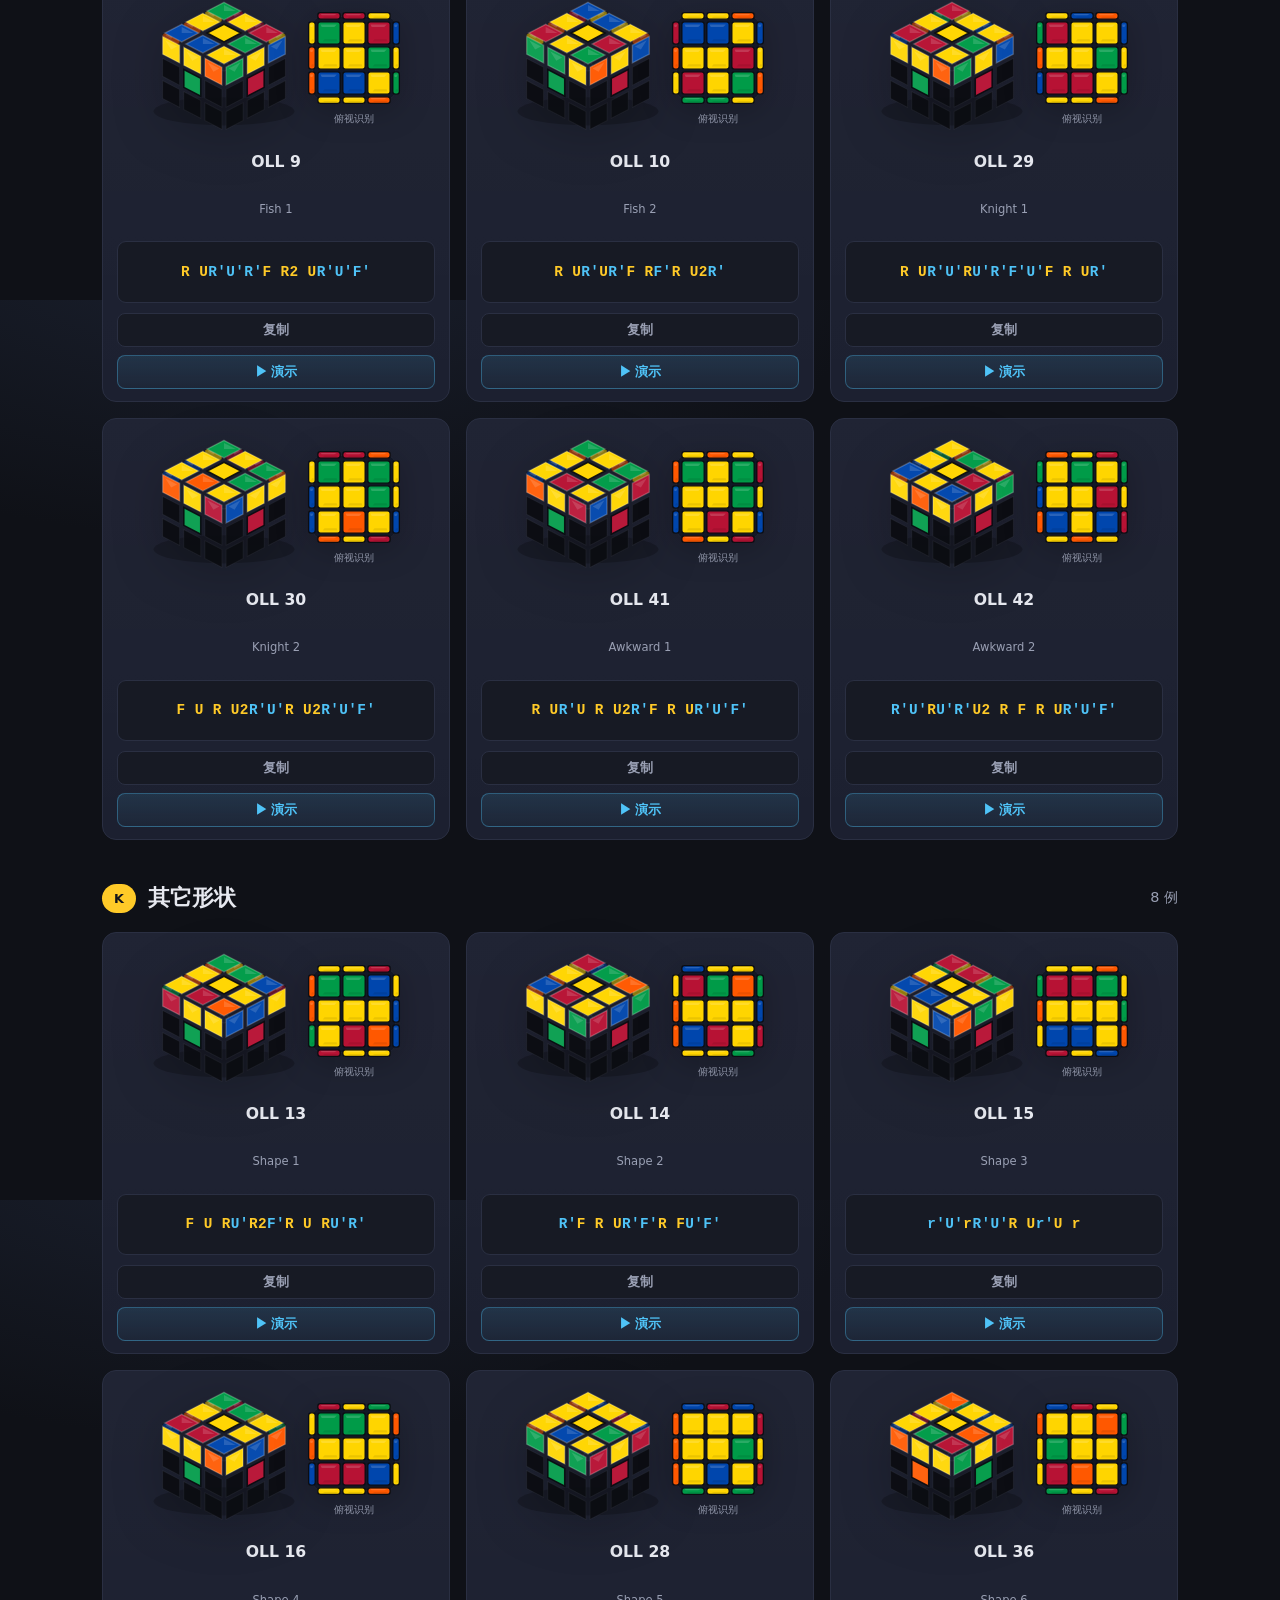
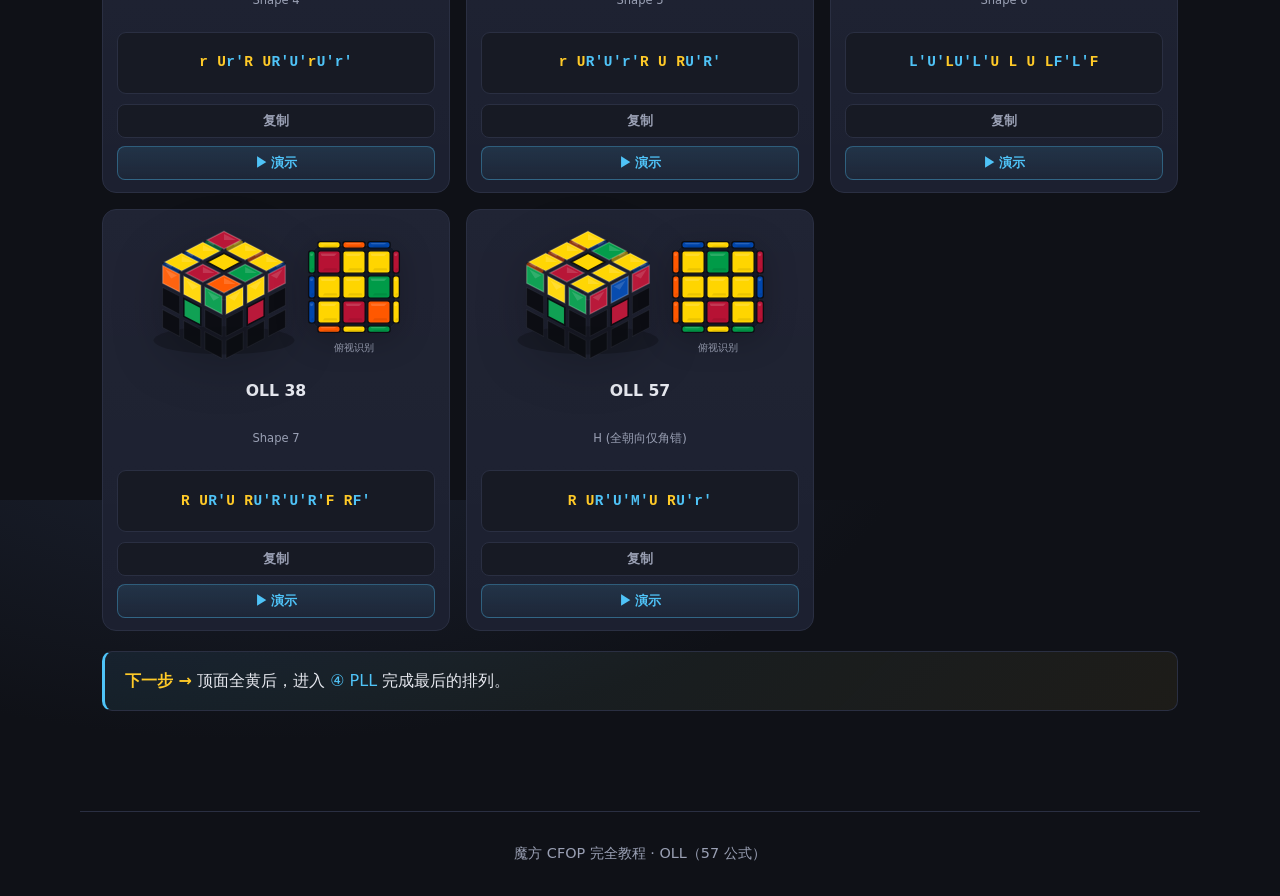
<file: oll.html>
<!DOCTYPE html>
<html lang="zh-CN">
<head>
<meta charset="UTF-8">
<meta name="viewport" content="width=device-width, initial-scale=1.0">
<title>③ OLL 顶面朝向 · CFOP 教程</title>
<link rel="stylesheet" href="assets/style.css?v=20260717e">
</head>
<body>
<nav class="nav">
  <div class="nav-inner">
    <a class="brand" href="index.html"><span class="dot"></span>CFOP 教程</a>
    <a class="link" href="index.html">首页</a>
    <a class="link" href="lbl.html">层先法</a>
    <a class="link" href="cross.html">① Cross</a>
    <a class="link" href="f2l.html">② F2L</a>
    <a class="link active" href="oll.html">③ OLL</a>
    <a class="link" href="pll.html">④ PLL</a>
    <a class="link" href="advanced.html">进阶</a>
    <a class="link" href="timer.html">⏱ 计时器</a>
  </div>
</nav>

<div class="wrap">
  <h1 class="page-title">③ OLL · 顶面朝向</h1>
  <p class="lead">Orientation of the Last Layer。用公式让顶面变成完全同色（此时不管顶层块的位置，只管朝向）。共 57 个公式。</p>

  <div class="callout">
    <strong>看图方法：</strong> 每张卡顶部是<strong>3D 示意图</strong>（与演示就绪态一致）。
    彩色=所有带<strong>黄色</strong>的顶层角/棱（背面黄块略透明标出），中心色=方位参考，黑色=其它块。
    右侧另有<strong>俯视识别图</strong>（含四周侧色，背面也能看清）。对照顶面黄块形状找公式即可。
    每个公式卡都有 <strong>▶ 演示</strong>：点开即可播放真实转层动画。
  </div>

  <div class="callout">
    <strong>初学捷径：</strong> 记不住 57 个？先学「<strong>两段式 OLL</strong>」——
    先用一两个公式做出顶面十字（Edge Orientation），再用少量公式定角。之后再补全整套。
  </div>

  <div class="searchbar">
    <input id="search" type="text" placeholder="搜索公式：输入编号（如 27）或名称（如 Sune）…">
    <span class="match-count" id="matchCount"></span>
  </div>

  <div id="oll-groups" class="lead">加载公式数据中…</div>

  <div class="callout">
    <strong>下一步 →</strong> 顶面全黄后，进入 <a href="pll.html">④ PLL</a> 完成最后的排列。
  </div>
</div>

<div class="footer">魔方 CFOP 完全教程 · OLL（57 公式）</div>
<script src="assets/cube.js?v=20260717a"></script>
<script src="assets/cube-anim.js?v=20260717e"></script>
<script src="assets/ui.js?v=20260717b"></script>
<script src="data/oll.js"></script>
<script>
(function () {
  const host = document.getElementById('oll-groups');
  host.innerHTML = '';
  const groups = {};
  OLL_ALGS.forEach(a => { (groups[a.group] = groups[a.group] || []).push(a); });
  Object.keys(groups).forEach(g => {
    const list = groups[g];
    const block = document.createElement('div');
    block.setAttribute('data-group-block', '');
    const gt = document.createElement('div');
    gt.className = 'group-title';
    gt.innerHTML = `<span class="badge">${g}</span><h2>${list[0].groupName}</h2><span class="count">${list.length} 例</span>`;
    block.appendChild(gt);
    const grid = document.createElement('div');
    grid.className = 'algo-grid';
    list.forEach(a => {
      const demoOpts = {
        oll: true,
        ocll: a.group === 'A',
        intro: `彩色=所有带黄色的顶层角/棱（目标：顶面全黄；背面黄块略透明标出），中心色=方位参考，黑色=其它块。公式：${a.moves}`
      };
      const snap = CubeAnim.renderTeachingSnap(Object.assign({ moves: a.moves }, demoOpts));
      const flat = CubeViz.renderOLL({ pattern: a.pattern, sides: a.sides, top: a.top });
      const c = document.createElement('div');
      c.className = 'algo-card';
      c.setAttribute('data-search', `oll ${a.id} ${a.name} ${a.groupName}`);
      c.innerHTML =
        `<div class="card-snap-row">` +
          `<div class="card-cube-snap">${snap}</div>` +
          `<div class="card-flat-snap">${flat}<span class="card-flat-label">俯视识别</span></div>` +
        `</div>` +
        `<div class="name">OLL ${a.id}</div>` +
        `<div class="tag">${a.name}</div>` +
        `<div class="moves">${CubeViz.fmtMoves(a.moves)}</div>`;
      CubeUI.attachCopy(c, a.moves);
      CubeUI.attachDemo(c, a.moves, demoOpts);
      grid.appendChild(c);
    });
    block.appendChild(grid);
    host.appendChild(block);
  });
  CubeUI.wireSearch(
    document.getElementById('search'),
    () => Array.from(document.querySelectorAll('.algo-card')),
    document.getElementById('matchCount')
  );
})();
</script>
</body>
</html>
</file>
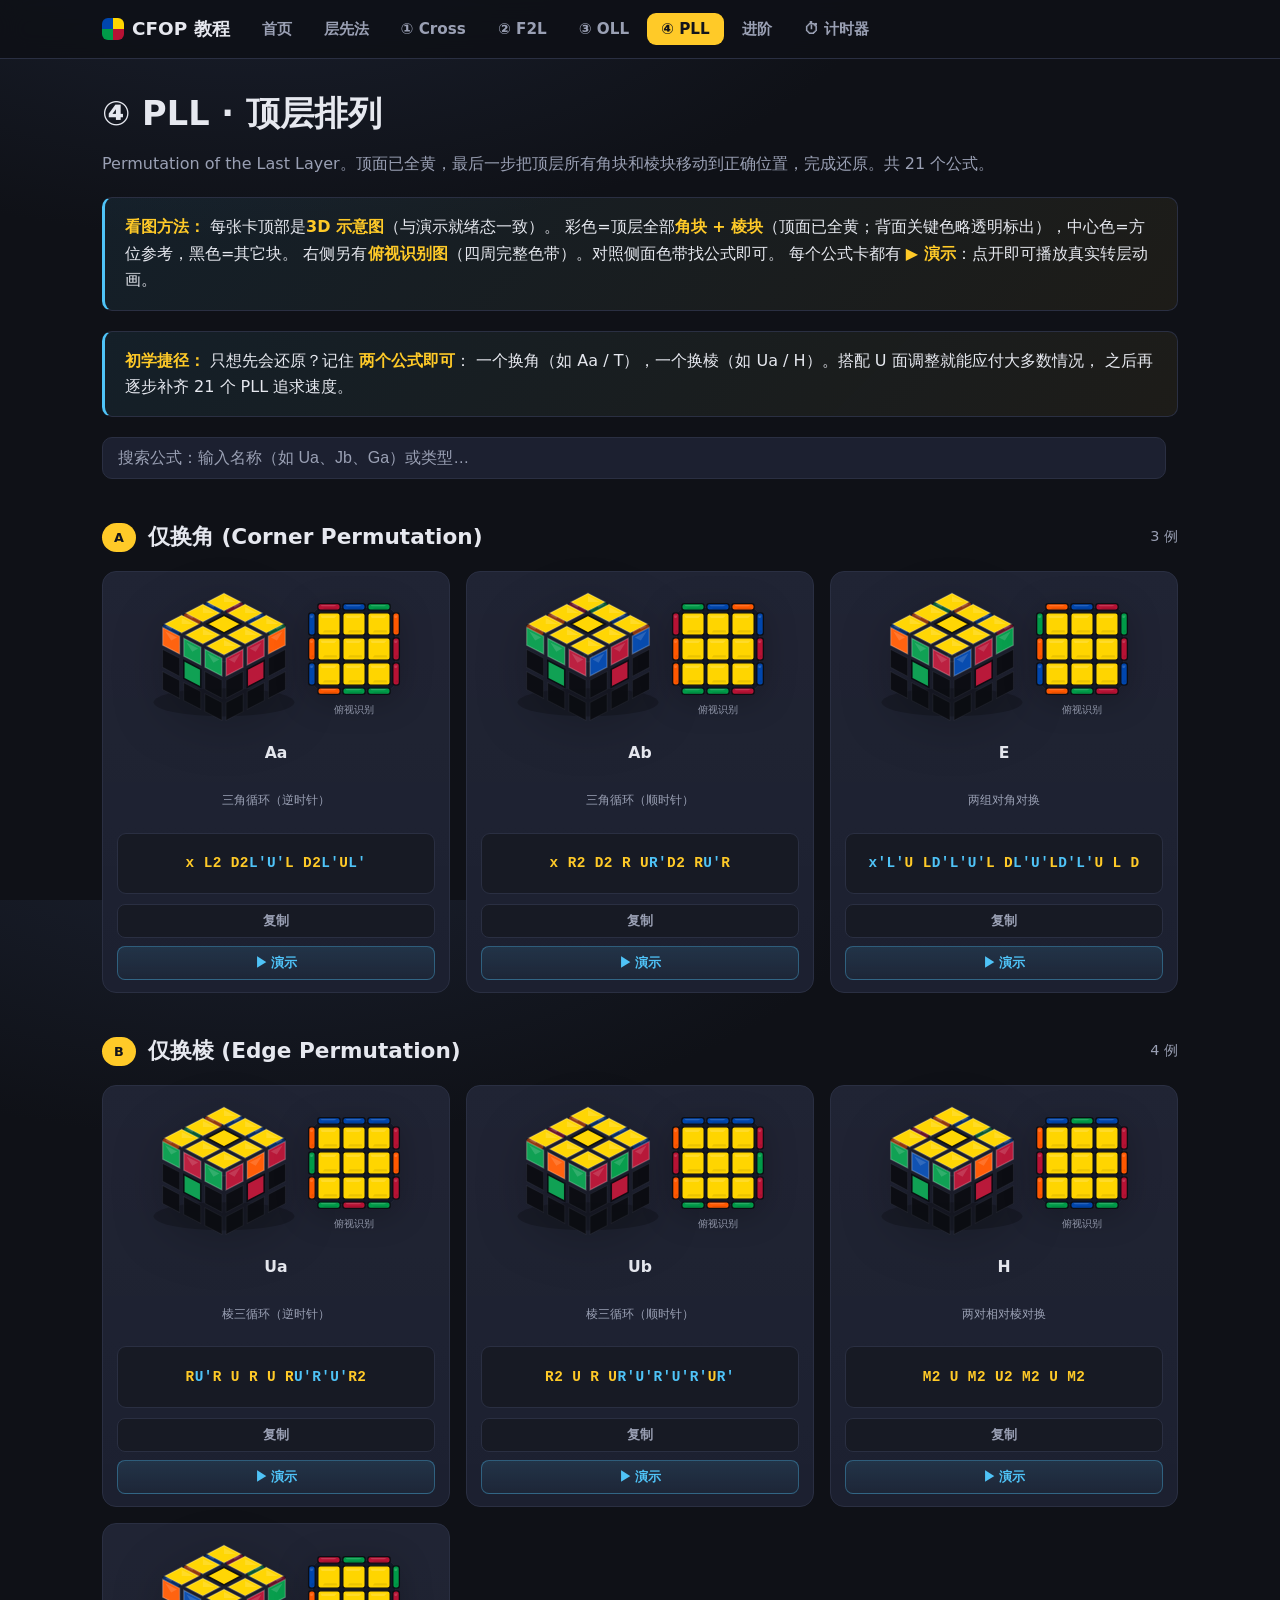
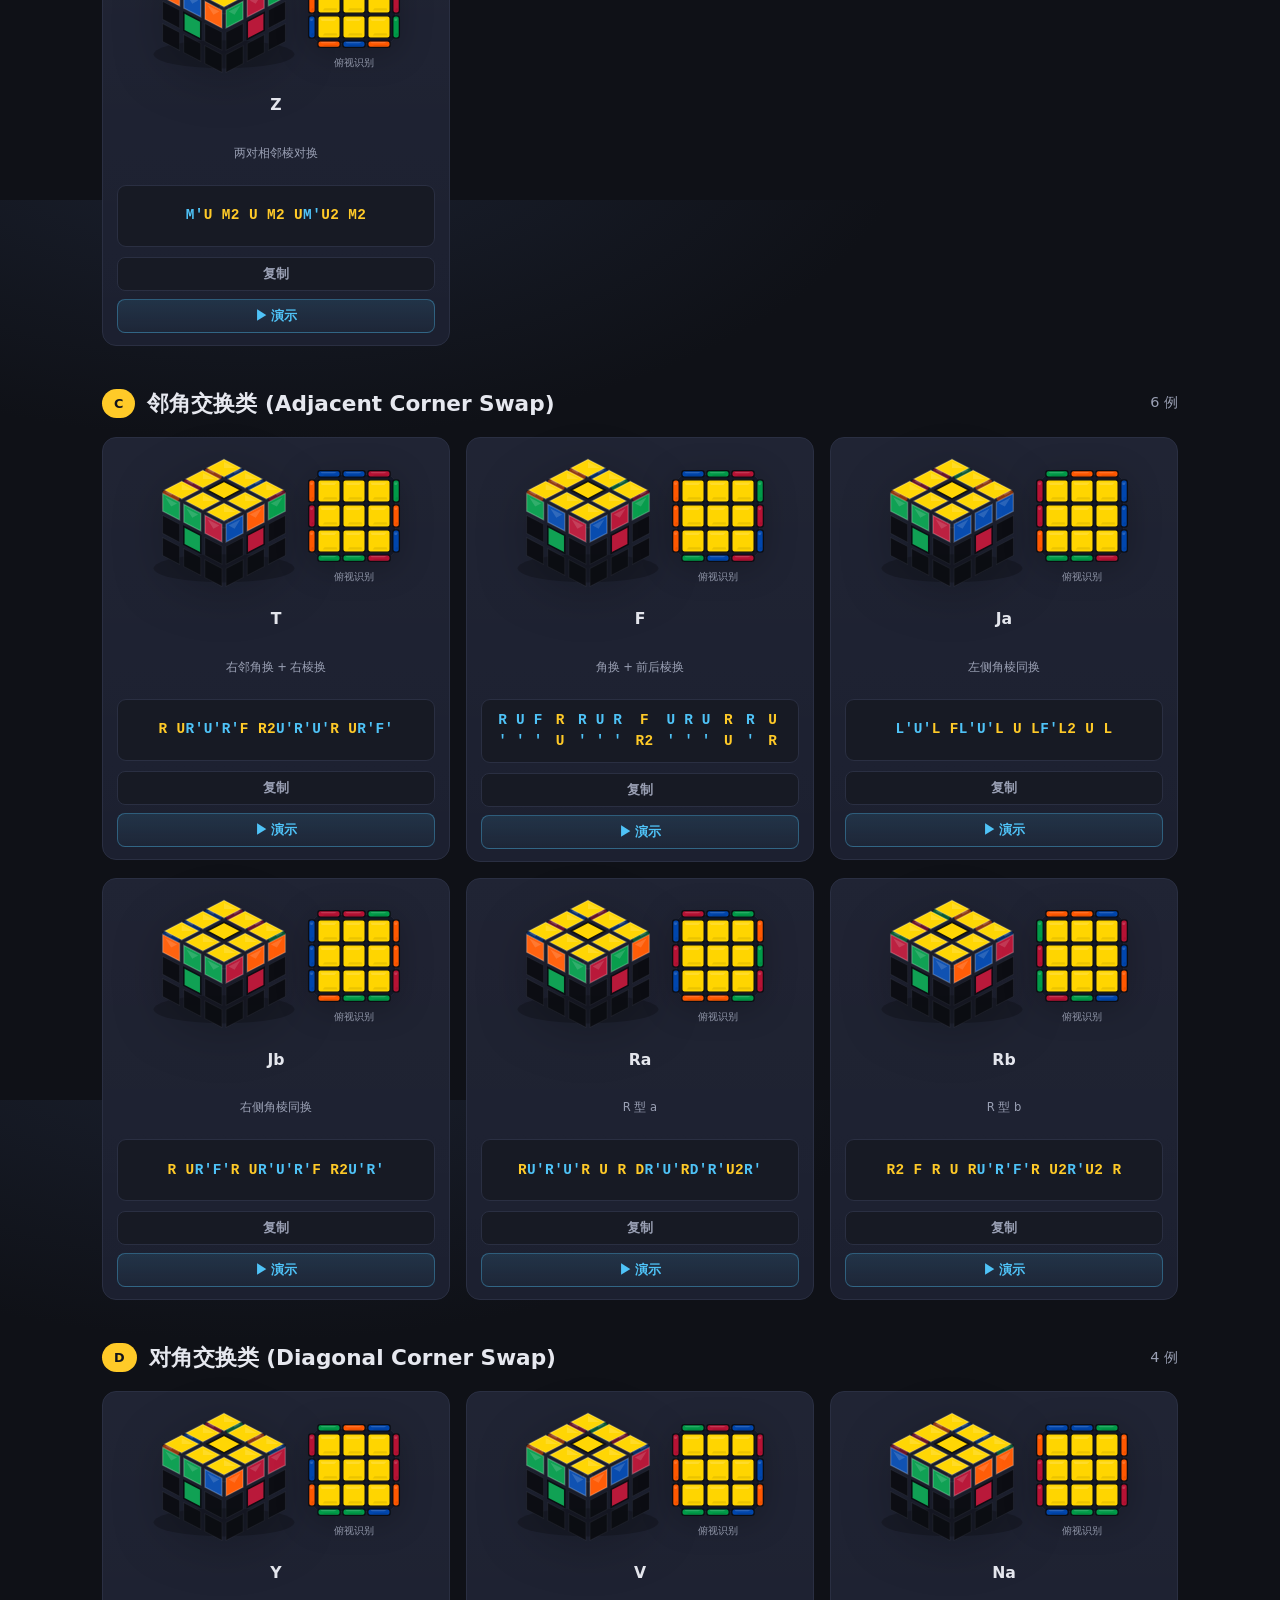
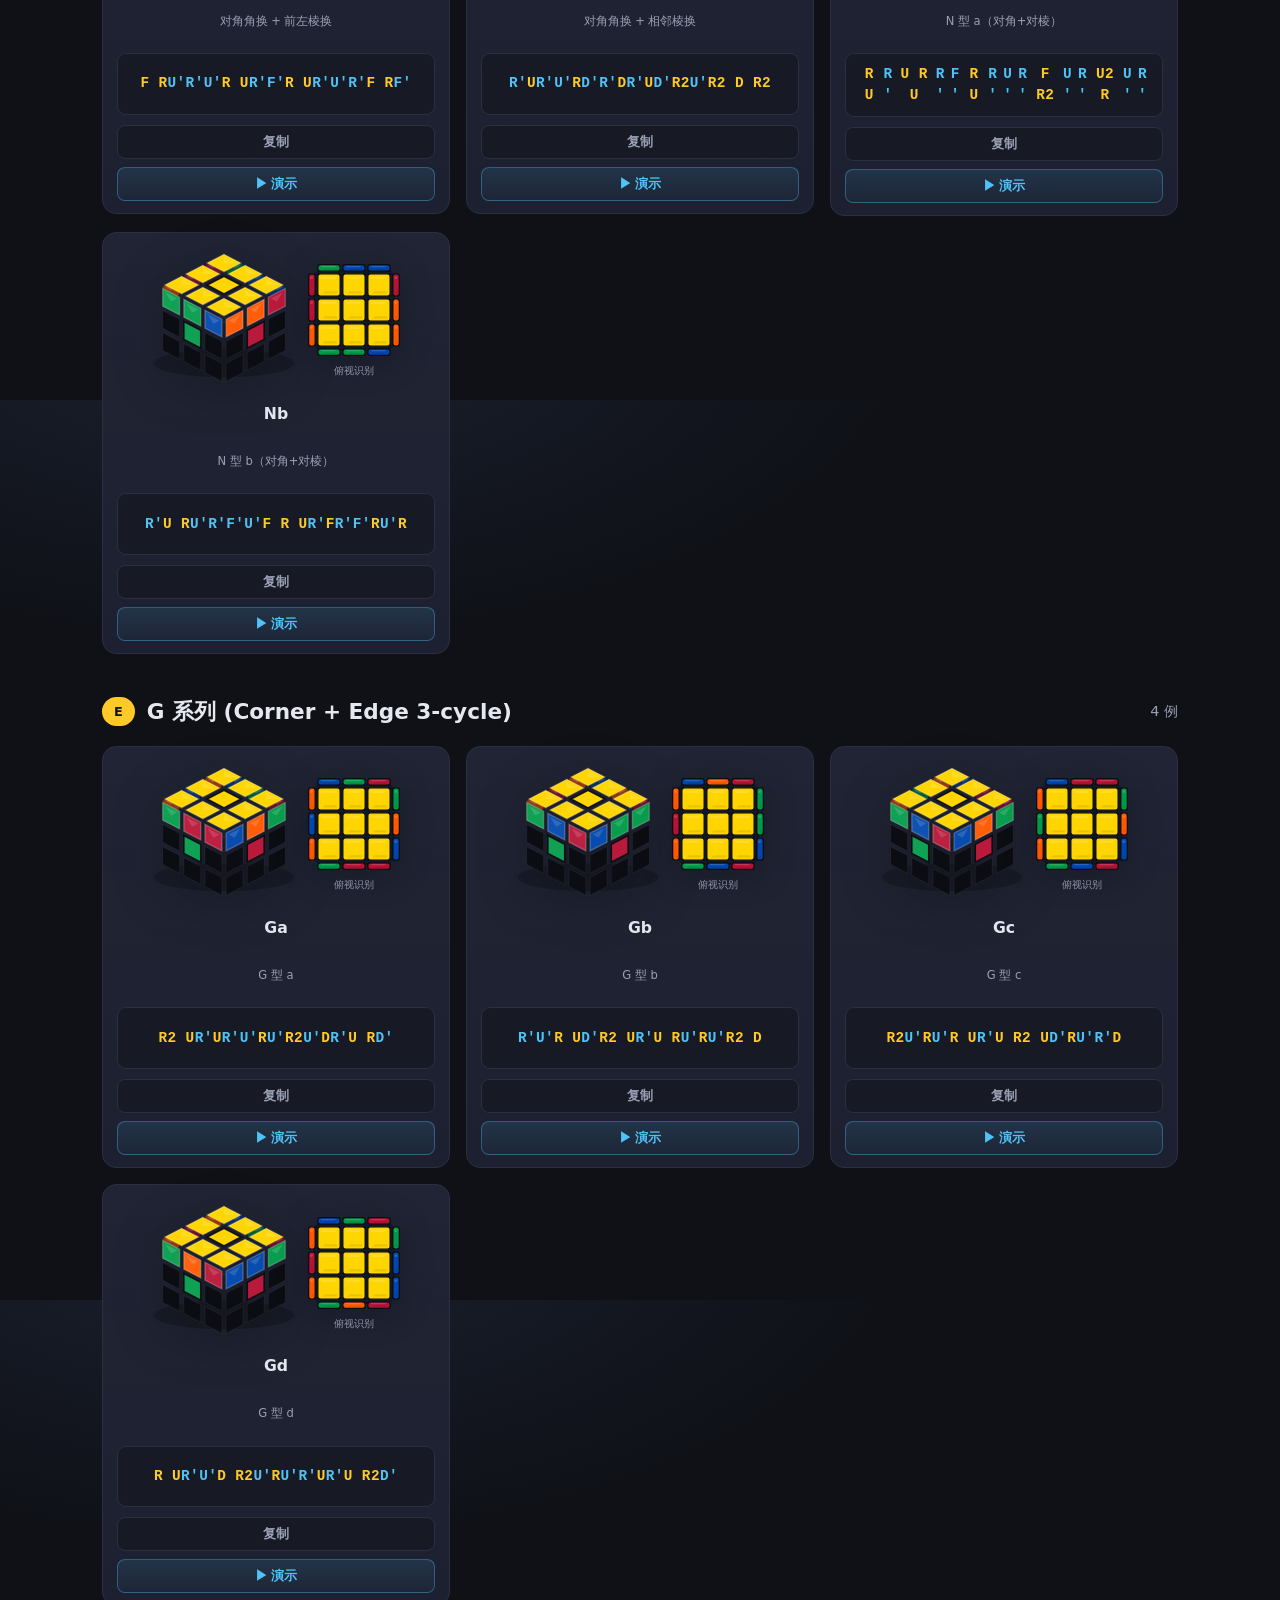
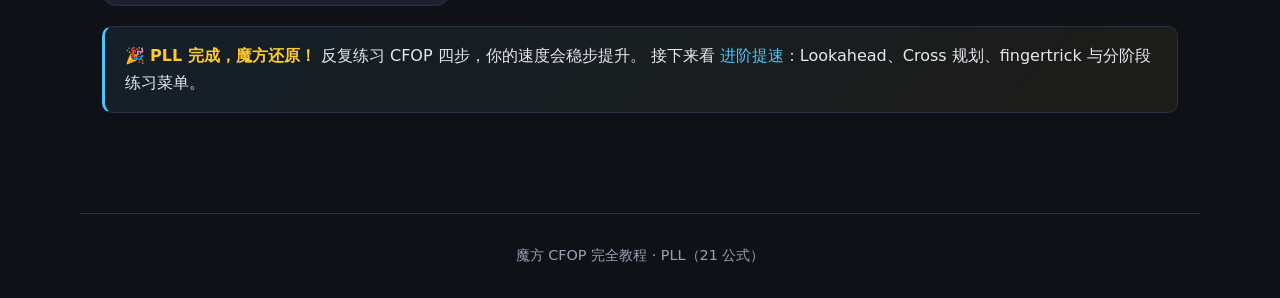
<file: pll.html>
<!DOCTYPE html>
<html lang="zh-CN">
<head>
<meta charset="UTF-8">
<meta name="viewport" content="width=device-width, initial-scale=1.0">
<title>④ PLL 顶层排列 · CFOP 教程</title>
<link rel="stylesheet" href="assets/style.css?v=20260717e">
</head>
<body>
<nav class="nav">
  <div class="nav-inner">
    <a class="brand" href="index.html"><span class="dot"></span>CFOP 教程</a>
    <a class="link" href="index.html">首页</a>
    <a class="link" href="lbl.html">层先法</a>
    <a class="link" href="cross.html">① Cross</a>
    <a class="link" href="f2l.html">② F2L</a>
    <a class="link" href="oll.html">③ OLL</a>
    <a class="link active" href="pll.html">④ PLL</a>
    <a class="link" href="advanced.html">进阶</a>
    <a class="link" href="timer.html">⏱ 计时器</a>
  </div>
</nav>

<div class="wrap">
  <h1 class="page-title">④ PLL · 顶层排列</h1>
  <p class="lead">Permutation of the Last Layer。顶面已全黄，最后一步把顶层所有角块和棱块移动到正确位置，完成还原。共 21 个公式。</p>

  <div class="callout">
    <strong>看图方法：</strong> 每张卡顶部是<strong>3D 示意图</strong>（与演示就绪态一致）。
    彩色=顶层全部<strong>角块 + 棱块</strong>（顶面已全黄；背面关键色略透明标出），中心色=方位参考，黑色=其它块。
    右侧另有<strong>俯视识别图</strong>（四周完整色带）。对照侧面色带找公式即可。
    每个公式卡都有 <strong>▶ 演示</strong>：点开即可播放真实转层动画。
  </div>

  <div class="callout">
    <strong>初学捷径：</strong> 只想先会还原？记住 <strong>两个公式即可</strong>：
    一个换角（如 Aa / T），一个换棱（如 Ua / H）。搭配 U 面调整就能应付大多数情况，
    之后再逐步补齐 21 个 PLL 追求速度。
  </div>

  <div class="searchbar">
    <input id="search" type="text" placeholder="搜索公式：输入名称（如 Ua、Jb、Ga）或类型…">
    <span class="match-count" id="matchCount"></span>
  </div>

  <div id="pll-groups" class="lead">加载公式数据中…</div>

  <div class="callout">
    🎉 <strong>PLL 完成，魔方还原！</strong> 反复练习 CFOP 四步，你的速度会稳步提升。
    接下来看 <a href="advanced.html">进阶提速</a>：Lookahead、Cross 规划、fingertrick 与分阶段练习菜单。
  </div>
</div>

<div class="footer">魔方 CFOP 完全教程 · PLL（21 公式）</div>
<script src="assets/cube.js?v=20260717a"></script>
<script src="assets/cube-anim.js?v=20260717e"></script>
<script src="assets/ui.js?v=20260717b"></script>
<script src="data/pll.js"></script>
<script>
(function () {
  const host = document.getElementById('pll-groups');
  host.innerHTML = '';
  const groups = {};
  PLL_ALGS.forEach(a => { (groups[a.group] = groups[a.group] || []).push(a); });
  Object.keys(groups).forEach(g => {
    const list = groups[g];
    const block = document.createElement('div');
    block.setAttribute('data-group-block', '');
    const gt = document.createElement('div');
    gt.className = 'group-title';
    gt.innerHTML = `<span class="badge">${g}</span><h2>${list[0].groupName}</h2><span class="count">${list.length} 例</span>`;
    block.appendChild(gt);
    const grid = document.createElement('div');
    grid.className = 'algo-grid';
    list.forEach(a => {
      const demoOpts = {
        pll: true,
        intro: `彩色=顶层全部角块+棱块（目标：顶层排列归位；背面关键色略透明标出），中心色=方位参考，黑色=其它块。公式：${a.moves}`
      };
      const snap = CubeAnim.renderTeachingSnap(Object.assign({ moves: a.moves }, demoOpts));
      const flat = CubeViz.renderPLL(a.sides);
      const c = document.createElement('div');
      c.className = 'algo-card';
      c.setAttribute('data-search', `pll ${a.name} ${a.desc} ${a.groupName}`);
      c.innerHTML =
        `<div class="card-snap-row">` +
          `<div class="card-cube-snap">${snap}</div>` +
          `<div class="card-flat-snap">${flat}<span class="card-flat-label">俯视识别</span></div>` +
        `</div>` +
        `<div class="name">${a.name}</div>` +
        `<div class="tag">${a.desc}</div>` +
        `<div class="moves">${CubeViz.fmtMoves(a.moves)}</div>`;
      CubeUI.attachCopy(c, a.moves);
      CubeUI.attachDemo(c, a.moves, demoOpts);
      grid.appendChild(c);
    });
    block.appendChild(grid);
    host.appendChild(block);
  });
  CubeUI.wireSearch(
    document.getElementById('search'),
    () => Array.from(document.querySelectorAll('.algo-card')),
    document.getElementById('matchCount')
  );
})();
</script>
</body>
</html>
</file>
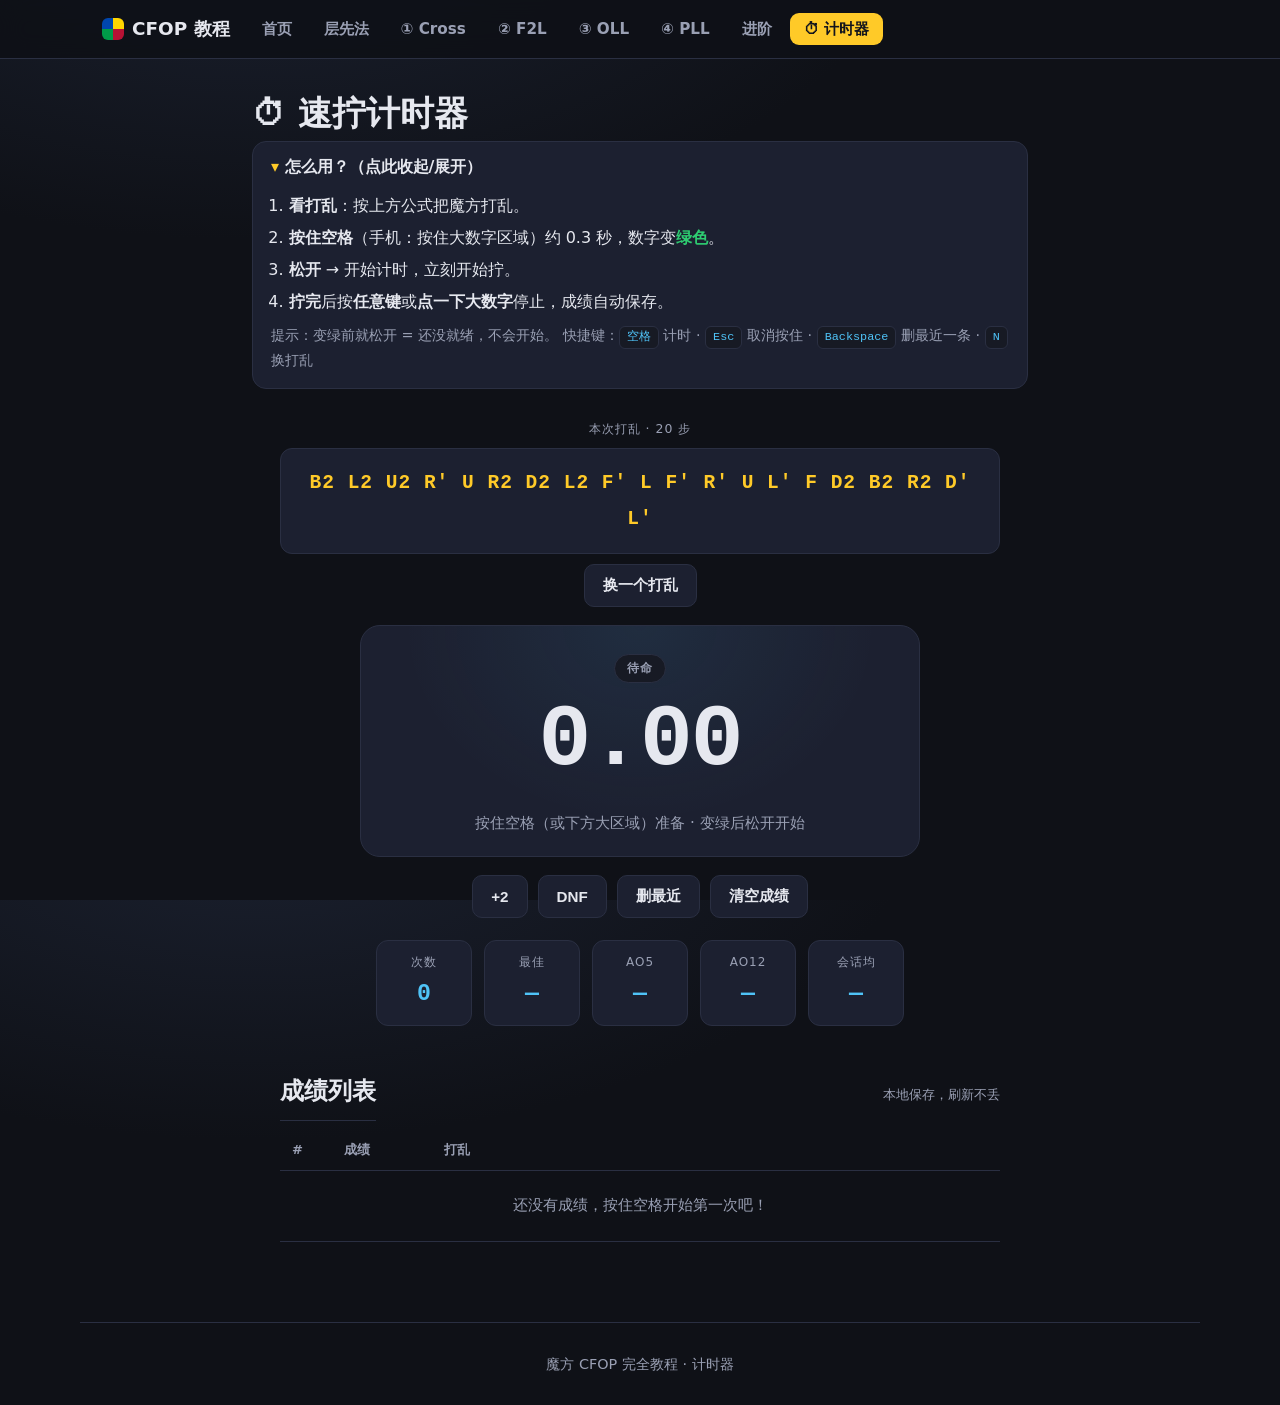
<file: timer.html>
<!DOCTYPE html>
<html lang="zh-CN">
<head>
<meta charset="UTF-8">
<meta name="viewport" content="width=device-width, initial-scale=1.0, maximum-scale=1.0, user-scalable=no">
<title>⏱ 计时器 · CFOP 教程</title>
<link rel="stylesheet" href="assets/style.css?v=20260717e">
</head>
<body>
<nav class="nav">
  <div class="nav-inner">
    <a class="brand" href="index.html"><span class="dot"></span>CFOP 教程</a>
    <a class="link" href="index.html">首页</a>
    <a class="link" href="lbl.html">层先法</a>
    <a class="link" href="cross.html">① Cross</a>
    <a class="link" href="f2l.html">② F2L</a>
    <a class="link" href="oll.html">③ OLL</a>
    <a class="link" href="pll.html">④ PLL</a>
    <a class="link" href="advanced.html">进阶</a>
    <a class="link active" href="timer.html">⏱ 计时器</a>
  </div>
</nav>

<div class="wrap timer-page">
  <h1 class="page-title">⏱ 速拧计时器</h1>

  <!-- 使用说明：折叠可开 -->
  <details class="timer-help" open>
    <summary>怎么用？（点此收起/展开）</summary>
    <ol class="timer-steps">
      <li><strong>看打乱</strong>：按上方公式把魔方打乱。</li>
      <li><strong>按住空格</strong>（手机：按住大数字区域）约 0.3 秒，数字变<strong class="c-ready">绿色</strong>。</li>
      <li><strong>松开</strong> → 开始计时，立刻开始拧。</li>
      <li><strong>拧完</strong>后按<strong>任意键</strong>或<strong>点一下大数字</strong>停止，成绩自动保存。</li>
    </ol>
    <p class="timer-tip">
      提示：变绿前就松开 = 还没就绪，不会开始。
      快捷键：<kbd>空格</kbd> 计时 · <kbd>Esc</kbd> 取消按住 · <kbd>Backspace</kbd> 删最近一条 · <kbd>N</kbd> 换打乱
    </p>
  </details>

  <div class="timer-box">
    <!-- 打乱 -->
    <div class="scramble-wrap">
      <div class="scramble-label">本次打乱 · 20 步</div>
      <div class="scramble" id="scramble" aria-live="polite">生成打乱中…</div>
      <button type="button" class="btn scramble-btn" id="newScramble" title="快捷键 N">换一个打乱</button>
    </div>

    <!-- 大触控计时区 -->
    <div class="timer-pad" id="timerPad" tabindex="0" role="button"
         aria-label="计时区域：按住准备，松开开始，再点停止">
      <div class="timer-state" id="stateChip">待命</div>
      <div class="timer-display" id="display">0.00</div>
      <div class="hold-bar" id="holdBar" aria-hidden="true"><span></span></div>
      <div class="timer-hint" id="hint">按住空格（或本区域）准备</div>
    </div>

    <div class="timer-actions">
      <button type="button" class="btn" id="penalty2" title="最近一条 +2 秒">+2</button>
      <button type="button" class="btn" id="penaltyDnf" title="最近一条记为 DNF">DNF</button>
      <button type="button" class="btn" id="deleteLast" title="快捷键 Backspace">删最近</button>
      <button type="button" class="btn danger" id="clearAll">清空成绩</button>
    </div>

    <div class="stats-row">
      <div class="stat-tile"><div class="label">次数</div><div class="value" id="stCount">0</div></div>
      <div class="stat-tile"><div class="label">最佳</div><div class="value" id="stBest">—</div></div>
      <div class="stat-tile"><div class="label">ao5</div><div class="value" id="stAo5">—</div></div>
      <div class="stat-tile"><div class="label">ao12</div><div class="value" id="stAo12">—</div></div>
      <div class="stat-tile"><div class="label">会话均</div><div class="value" id="stMean">—</div></div>
    </div>
  </div>

  <div class="times-list">
    <div class="times-head">
      <h2 class="section" style="margin:0">成绩列表</h2>
      <span class="times-note">本地保存，刷新不丢</span>
    </div>
    <table>
      <thead>
        <tr>
          <th style="width:52px">#</th>
          <th style="width:100px">成绩</th>
          <th>打乱</th>
          <th style="width:70px"></th>
        </tr>
      </thead>
      <tbody id="timesBody">
        <tr><td colspan="4" class="empty">还没有成绩，按住空格开始第一次吧！</td></tr>
      </tbody>
    </table>
  </div>
</div>

<div class="footer">魔方 CFOP 完全教程 · 计时器</div>
<script>
(function () {
  const FACES = ['U', 'D', 'L', 'R', 'F', 'B'];
  const AXIS = { U: 'y', D: 'y', L: 'x', R: 'x', F: 'z', B: 'z' };
  const SUFFIX = ['', "'", '2'];
  const HOLD_MS = 320;
  const STORAGE_KEY = 'cfop_times_v2';

  // 官方风格：相邻不同轴（同轴对面会合并成一步，直接禁止）
  function genScramble(len) {
    const seq = [];
    let lastAxis = '';
    let lastFace = '';
    for (let i = 0; i < len; i++) {
      let f;
      do {
        f = FACES[Math.floor(Math.random() * 6)];
      } while (AXIS[f] === lastAxis);
      lastAxis = AXIS[f];
      lastFace = f;
      seq.push(f + SUFFIX[Math.floor(Math.random() * 3)]);
    }
    return seq.join(' ');
  }

  const $ = id => document.getElementById(id);
  const display = $('display');
  const hint = $('hint');
  const scrambleEl = $('scramble');
  const pad = $('timerPad');
  const stateChip = $('stateChip');
  const holdBar = $('holdBar');

  // 成绩：{ ms, scr, pen: 0 | 2000 | 'dnf', at }
  let times = [];
  try {
    const raw = localStorage.getItem(STORAGE_KEY) || localStorage.getItem('cfop_times');
    times = JSON.parse(raw || '[]').map(t => ({
      ms: t.ms,
      scr: t.scr || '',
      pen: t.pen || 0,
      at: t.at || Date.now()
    }));
  } catch (e) { times = []; }

  function save() {
    try { localStorage.setItem(STORAGE_KEY, JSON.stringify(times)); } catch (e) {}
  }

  function effectiveMs(t) {
    if (!t || t.pen === 'dnf') return null;
    return t.ms + (typeof t.pen === 'number' ? t.pen : 0);
  }

  function fmt(ms) {
    if (ms == null || !isFinite(ms)) return '—';
    const s = ms / 1000;
    if (s < 60) return s.toFixed(2);
    const m = Math.floor(s / 60);
    const rem = s - m * 60;
    return m + ':' + rem.toFixed(2).padStart(5, '0');
  }

  function fmtResult(t) {
    if (!t) return '—';
    if (t.pen === 'dnf') return 'DNF';
    const base = fmt(t.ms);
    if (t.pen === 2000) return base + '+';
    return base;
  }

  // WCA average of N：去掉 1 最好 + 1 最差；DNF 计为无穷；≥2 个 DNF → DNF
  function averageOf(list) {
    if (!list || list.length < 3) return null;
    const vals = list.map(effectiveMs);
    const dnfs = vals.filter(v => v == null).length;
    if (dnfs >= 2) return Infinity;
    const nums = vals.map(v => v == null ? Infinity : v).sort((a, b) => a - b);
    const trimmed = nums.slice(1, nums.length - 1);
    if (trimmed.some(v => !isFinite(v))) return Infinity;
    return trimmed.reduce((a, b) => a + b, 0) / trimmed.length;
  }

  function lastN(n) {
    if (times.length < n) return null;
    return averageOf(times.slice(-n));
  }

  function fmtAvg(v) {
    if (v == null) return '—';
    if (!isFinite(v)) return 'DNF';
    return fmt(v);
  }

  function setStateUI(s, msg) {
    pad.classList.remove('is-idle', 'is-holding', 'is-ready', 'is-running');
    pad.classList.add('is-' + s);
    display.className = 'timer-display' + (s === 'holding' || s === 'ready' || s === 'running' ? ' ' + s : '');
    const labels = { idle: '待命', holding: '按住中…', ready: '就绪', running: '计时中' };
    stateChip.textContent = labels[s] || s;
    if (msg) hint.textContent = msg;
  }

  function renderStats() {
    $('stCount').textContent = times.length;
    const valids = times.map(effectiveMs).filter(v => v != null);
    $('stBest').textContent = valids.length ? fmt(Math.min(...valids)) : '—';
    $('stAo5').textContent = fmtAvg(lastN(5));
    $('stAo12').textContent = fmtAvg(lastN(12));
    $('stMean').textContent = valids.length
      ? fmt(valids.reduce((a, b) => a + b, 0) / valids.length)
      : '—';
  }

  function renderList() {
    const body = $('timesBody');
    if (!times.length) {
      body.innerHTML = '<tr><td colspan="4" class="empty">还没有成绩，按住空格开始第一次吧！</td></tr>';
      return;
    }
    const valids = times.map(effectiveMs).filter(v => v != null);
    const best = valids.length ? Math.min(...valids) : null;
    body.innerHTML = times.map((t, i) => {
      const eff = effectiveMs(t);
      const isBest = best != null && eff === best;
      return `<tr class="${isBest ? 'best' : ''} ${t.pen === 'dnf' ? 'dnf' : ''}" data-i="${i}">
        <td>${i + 1}</td>
        <td class="time">${fmtResult(t)}</td>
        <td class="scr">${t.scr || ''}</td>
        <td class="ops">
          <button type="button" class="linkish pen2" data-i="${i}" title="+2">+2</button>
          <button type="button" class="linkish del" data-i="${i}" title="删除">删</button>
        </td>
      </tr>`;
    }).reverse().join('');
  }

  let curScramble = '';
  function newScramble() {
    curScramble = genScramble(20);
    scrambleEl.textContent = curScramble;
  }

  // ---- 状态机：idle → holding → ready → running → idle ----
  let state = 'idle';
  let startTime = 0;
  let rafId = 0;
  let holdTimer = 0;
  let holdStart = 0;
  let holdRaf = 0;
  let ignoreNextKeyup = false;

  function tick() {
    display.textContent = fmt(performance.now() - startTime);
    rafId = requestAnimationFrame(tick);
  }

  function startHoldBar() {
    holdStart = performance.now();
    holdBar.classList.add('show');
    const span = holdBar.firstElementChild;
    function step() {
      if (state !== 'holding') return;
      const p = Math.min(1, (performance.now() - holdStart) / HOLD_MS);
      span.style.width = (p * 100) + '%';
      holdRaf = requestAnimationFrame(step);
    }
    span.style.width = '0%';
    holdRaf = requestAnimationFrame(step);
  }

  function stopHoldBar() {
    cancelAnimationFrame(holdRaf);
    holdBar.classList.remove('show');
    holdBar.firstElementChild.style.width = '0%';
  }

  function startRun() {
    state = 'running';
    stopHoldBar();
    setStateUI('running', '拧完后：按任意键 / 再点一下这里停止');
    startTime = performance.now();
    tick();
  }

  function stopRun() {
    cancelAnimationFrame(rafId);
    const ms = Math.round(performance.now() - startTime);
    display.textContent = fmt(ms);
    times.push({ ms, scr: curScramble, pen: 0, at: Date.now() });
    save();
    renderList();
    renderStats();
    state = 'idle';
    setStateUI('idle', '已记录 ' + fmt(ms) + ' · 按住空格开始下一次');
    newScramble();
    // 防止空格停止后立刻又触发 keyup 开始按住
    ignoreNextKeyup = true;
    setTimeout(() => { ignoreNextKeyup = false; }, 80);
  }

  function beginHold() {
    if (state !== 'idle') return;
    state = 'holding';
    setStateUI('holding', '继续按住… 变绿后再松开');
    startHoldBar();
    holdTimer = setTimeout(() => {
      if (state === 'holding') {
        state = 'ready';
        stopHoldBar();
        display.textContent = '0.00';
        setStateUI('ready', '松开即可开始！');
      }
    }, HOLD_MS);
  }

  function releaseHold() {
    clearTimeout(holdTimer);
    stopHoldBar();
    if (state === 'ready') {
      startRun();
    } else if (state === 'holding') {
      state = 'idle';
      setStateUI('idle', '按住时间太短，再多按一会儿到变绿');
    }
  }

  function cancelHold() {
    clearTimeout(holdTimer);
    stopHoldBar();
    if (state === 'holding' || state === 'ready') {
      state = 'idle';
      setStateUI('idle', '已取消 · 按住空格准备');
    }
  }

  function deleteLast() {
    if (!times.length || state === 'running') return;
    times.pop();
    save();
    renderList();
    renderStats();
    setStateUI('idle', '已删除最近一条');
  }

  function applyPenalty(pen) {
    if (!times.length || state === 'running') return;
    const t = times[times.length - 1];
    // 再点一次同一惩罚 → 取消
    if (t.pen === pen) t.pen = 0;
    else t.pen = pen;
    save();
    renderList();
    renderStats();
    setStateUI('idle', '最近成绩：' + fmtResult(t));
  }

  // 键盘
  document.addEventListener('keydown', e => {
    const tag = (e.target && e.target.tagName) || '';
    if (tag === 'INPUT' || tag === 'TEXTAREA' || tag === 'BUTTON' || tag === 'SUMMARY') return;

    if (e.code === 'Escape') {
      e.preventDefault();
      cancelHold();
      return;
    }
    if (e.code === 'Backspace' && state === 'idle') {
      e.preventDefault();
      deleteLast();
      return;
    }
    if ((e.key === 'n' || e.key === 'N') && state === 'idle' && !e.ctrlKey && !e.metaKey) {
      e.preventDefault();
      newScramble();
      return;
    }

    if (e.code === 'Space') {
      e.preventDefault();
      if (state === 'running') { stopRun(); return; }
      if (!e.repeat) beginHold();
      return;
    }

    // 运行中任意键停止（除修饰键）
    if (state === 'running' && !e.ctrlKey && !e.metaKey && !e.altKey) {
      e.preventDefault();
      stopRun();
    }
  });

  document.addEventListener('keyup', e => {
    if (e.code !== 'Space') return;
    e.preventDefault();
    if (ignoreNextKeyup) return;
    releaseHold();
  });

  // 触控 / 鼠标：整个 pad
  let pointerHolding = false;
  pad.addEventListener('pointerdown', e => {
    // 忽略右键
    if (e.button != null && e.button !== 0) return;
    e.preventDefault();
    pad.setPointerCapture && pad.setPointerCapture(e.pointerId);
    if (state === 'running') { stopRun(); return; }
    pointerHolding = true;
    beginHold();
  });
  function endPointer(e) {
    if (!pointerHolding) return;
    pointerHolding = false;
    e && e.preventDefault();
    if (state !== 'running') releaseHold();
  }
  pad.addEventListener('pointerup', endPointer);
  pad.addEventListener('pointercancel', () => {
    pointerHolding = false;
    cancelHold();
  });
  pad.addEventListener('pointerleave', e => {
    // 鼠标拖出区域时取消（触摸一般有 capture）
    if (e.pointerType === 'mouse' && pointerHolding) {
      pointerHolding = false;
      cancelHold();
    }
  });

  // 防止长按弹出菜单
  pad.addEventListener('contextmenu', e => e.preventDefault());

  // 列表事件委托
  $('timesBody').addEventListener('click', e => {
    const del = e.target.closest('.del');
    const pen2 = e.target.closest('.pen2');
    if (del) {
      const i = parseInt(del.dataset.i, 10);
      if (!isNaN(i)) {
        times.splice(i, 1);
        save(); renderList(); renderStats();
      }
    } else if (pen2) {
      const i = parseInt(pen2.dataset.i, 10);
      const t = times[i];
      if (!t) return;
      // 切换 +2；若当前是 DNF 则改为 +2
      t.pen = (t.pen === 2000) ? 0 : 2000;
      save(); renderList(); renderStats();
    }
  });

  $('newScramble').addEventListener('click', () => {
    if (state === 'running') return;
    newScramble();
  });
  $('deleteLast').addEventListener('click', deleteLast);
  $('penalty2').addEventListener('click', () => applyPenalty(2000));
  $('penaltyDnf').addEventListener('click', () => applyPenalty('dnf'));
  $('clearAll').addEventListener('click', () => {
    if (state === 'running') return;
    if (confirm('确定清空本会话全部成绩？此操作不可恢复。')) {
      times = [];
      save();
      renderList();
      renderStats();
      setStateUI('idle', '成绩已清空');
    }
  });

  // 首次进入：收起帮助（若已有成绩）
  if (times.length >= 3) {
    const help = document.querySelector('.timer-help');
    if (help) help.open = false;
  }

  newScramble();
  renderList();
  renderStats();
  setStateUI('idle', '按住空格（或下方大区域）准备 · 变绿后松开开始');
})();
</script>
</body>
</html>
</file>
<file: assets/style.css>
/* ============ 魔方 CFOP 教程 · 全局样式 ============ */
:root {
  --bg: #0f1117;
  --bg-soft: #171a24;
  --bg-card: #1c2030;
  --border: #2a2f42;
  --text: #e6e8ef;
  --text-dim: #9aa0b4;
  --accent: #ffca28;
  --accent-2: #4fc3f7;
  --green: #2ecc71;
  --radius: 14px;
  --shadow: 0 8px 30px rgba(0,0,0,.35);
  --page-max: 1120px;
  --page-pad: 22px;
  --nav-h: 58px;
  /* 魔方标准配色 */
  --cube-U: #ffd500; /* 顶(黄) */
  --cube-D: #ffffff; /* 底(白) */
  --cube-F: #009b48; /* 前(绿) */
  --cube-B: #0046ad; /* 后(蓝) */
  --cube-L: #ff5800; /* 左(橙) */
  --cube-R: #b71234; /* 右(红) */
  --cube-x: #2a2f42; /* 未定/灰 */
}

* { box-sizing: border-box; }
html {
  scroll-behavior: smooth;
  /* 强制始终出现纵向滚动条，页面间宽度一致 */
  overflow-y: scroll;
  height: 100%;
  /* 锁定根字号，避免浏览器/系统差异导致“整页变小”错觉 */
  font-size: 16px;
}
body {
  margin: 0;
  min-width: 320px;
  min-height: 100%;
  width: 100%;
  font-family: "Segoe UI", "PingFang SC", "Microsoft YaHei", system-ui, sans-serif;
  font-size: 1rem;
  background: radial-gradient(1200px 600px at 20% -10%, #1b2130 0%, var(--bg) 55%);
  color: var(--text);
  line-height: 1.65;
  -webkit-font-smoothing: antialiased;
  overflow-x: hidden;
  text-size-adjust: 100%;
  -webkit-text-size-adjust: 100%;
}

/* 统一页面骨架：导航底 + 居中内容列，所有页同一套 */
.page-shell {
  width: 100%;
  min-height: 100%;
}
.page-col {
  width: 100%;
  max-width: var(--page-max);
  margin-left: auto;
  margin-right: auto;
  padding-left: var(--page-pad);
  padding-right: var(--page-pad);
}

a { color: var(--accent-2); text-decoration: none; }
a:hover { text-decoration: underline; }

/* ---------- 顶部导航：全宽底 + 与正文同宽的内层 ---------- */
.nav {
  position: sticky;
  top: 0;
  z-index: 50;
  width: 100%;
  min-height: var(--nav-h);
  background: rgba(15,17,23,.92);
  backdrop-filter: blur(12px);
  border-bottom: 1px solid var(--border);
  padding: 0;
}
.nav-inner {
  width: 100%;
  max-width: var(--page-max);
  margin: 0 auto;
  padding: 0 var(--page-pad);
  min-height: var(--nav-h);
  display: flex;
  align-items: center;
  gap: 4px;
  flex-wrap: nowrap;
  overflow-x: auto;
  overflow-y: hidden;
  -webkit-overflow-scrolling: touch;
  scrollbar-width: none;
}
.nav-inner::-webkit-scrollbar { display: none; height: 0; }
.nav .brand {
  font-weight: 800;
  font-size: 1.15rem;
  margin-right: 14px;
  color: var(--text);
  display: flex;
  align-items: center;
  gap: 8px;
  flex: 0 0 auto;
  white-space: nowrap;
  text-decoration: none;
}
.nav .brand:hover { text-decoration: none; color: var(--text); }
.nav .brand .dot {
  width: 22px;
  height: 22px;
  border-radius: 6px;
  flex: 0 0 auto;
  background: conic-gradient(var(--cube-U) 0 25%, var(--cube-R) 0 50%, var(--cube-F) 0 75%, var(--cube-B) 0 100%);
}
.nav a.link {
  color: var(--text-dim);
  padding: 7px 14px;
  border-radius: 9px;
  font-weight: 600;
  font-size: .95rem;
  line-height: 1.2;
  transition: .15s;
  flex: 0 0 auto;
  white-space: nowrap;
  text-decoration: none;
}
.nav a.link:hover { color: var(--text); background: var(--bg-card); text-decoration: none; }
.nav a.link.active { color: #12141c; background: var(--accent); }

/* ---------- 布局容器 ---------- */
.wrap {
  width: 100%;
  max-width: var(--page-max);
  margin: 0 auto;
  padding: 34px var(--page-pad) 80px;
}
.page-title {
  font-size: 2.1rem;
  margin: 0 0 6px;
  line-height: 1.25;
}
.page-lead {
  color: var(--text-dim);
  margin: 0 0 8px;
}
.hero {
  text-align: center;
  width: 100%;
  max-width: var(--page-max);
  margin: 0 auto;
  padding: 60px var(--page-pad) 34px;
}
.hero h1 { font-size: 2.6rem; margin: 0 0 12px; letter-spacing: -.5px; }
.hero h1 .grad {
  background: linear-gradient(90deg, var(--accent), var(--accent-2));
  -webkit-background-clip: text; background-clip: text; color: transparent;
}
.hero p { color: var(--text-dim); font-size: 1.12rem; max-width: 680px; margin: 0 auto; }

h2.section { font-size: 1.5rem; margin: 46px 0 18px; padding-bottom: 8px; border-bottom: 1px solid var(--border); }
h3 { margin: 26px 0 10px; }
p.lead { color: var(--text-dim); }

/* ---------- 阶段卡片（首页） ---------- */
.stage-grid { display: grid; grid-template-columns: repeat(auto-fit, minmax(220px,1fr)); gap: 18px; margin-top: 20px; }
.stage-card {
  background: var(--bg-card); border: 1px solid var(--border); border-radius: var(--radius);
  padding: 22px; transition: .18s; display: block; color: var(--text);
}
.stage-card:hover { transform: translateY(-4px); border-color: var(--accent); box-shadow: var(--shadow); text-decoration: none; }
.stage-card .step { font-size: .8rem; font-weight: 700; color: var(--accent); letter-spacing: 1px; }
.stage-card h3 { margin: 6px 0 8px; font-size: 1.3rem; }
.stage-card p { color: var(--text-dim); font-size: .95rem; margin: 0; }

/* ---------- 公式卡片网格 ---------- */
.algo-grid {
  display: grid;
  grid-template-columns: repeat(auto-fill, minmax(260px, 1fr));
  gap: 16px;
  /* start：展开演示时只拉高当前卡，不把同行其它卡一起撑高 */
  align-items: start;
  width: 100%;
}
.algo-card {
  background: linear-gradient(180deg, rgba(255,255,255,.02), rgba(255,255,255,0)), var(--bg-card);
  border: 1px solid var(--border);
  border-radius: var(--radius);
  padding: 14px 14px 12px;
  display: flex;
  flex-direction: column;
  align-items: stretch;
  gap: 8px;
  transition: border-color .16s ease, box-shadow .16s ease;
  width: 100%;
  max-width: 100%;
  min-width: 0;
  height: auto;
  box-sizing: border-box;
}
.algo-card:hover { border-color: rgba(79,195,247,.45); box-shadow: 0 10px 28px rgba(0,0,0,.26); }

/* 旧平面图（若仍有） */
.algo-card > .cube-face,
.algo-card > svg.cube-face {
  width: 112px !important;
  height: 112px !important;
  max-width: 112px;
  margin: 0 auto;
  flex: 0 0 112px;
}

/* 3D 教学快照：固定占位，不随内容伸缩 */
.algo-card > .card-cube-snap {
  width: 100%;
  height: 148px;
  margin: 0 auto;
  flex: 0 0 148px;
  display: flex;
  align-items: center;
  justify-content: center;
}
.algo-card > .card-cube-snap .cube-demo-svg {
  width: 168px;
  max-width: 100%;
  height: 148px;
}

/* 标题：最多 2 行，高度固定 */

/* 3D 示意图 + 平面识别小图（OLL/PLL） */
.algo-card > .card-snap-row {
  width: 100%;
  flex: 0 0 auto;
  display: flex;
  align-items: center;
  justify-content: center;
  gap: 8px;
  min-height: 148px;
}
.algo-card > .card-snap-row .card-cube-snap {
  width: auto;
  height: 148px;
  margin: 0;
  flex: 0 0 auto;
  display: flex;
  align-items: center;
  justify-content: center;
}
.algo-card > .card-snap-row .card-cube-snap .cube-demo-svg {
  width: 148px;
  height: 148px;
}
.algo-card > .card-snap-row .card-flat-snap {
  flex: 0 0 auto;
  display: flex;
  flex-direction: column;
  align-items: center;
  gap: 4px;
}
.algo-card > .card-snap-row .card-flat-snap .cube-face {
  width: 96px !important;
  height: 96px !important;
}
.algo-card > .card-snap-row .card-flat-label {
  font-size: .65rem;
  color: var(--text-dim);
  letter-spacing: .02em;
}

.algo-card .name {
  font-weight: 700;
  font-size: .98rem;
  line-height: 1.35;
  text-align: center;
  flex: 0 0 auto;
  min-height: calc(1.35em * 2);
  max-height: calc(1.35em * 2);
  overflow: hidden;
  display: -webkit-box;
  -webkit-box-orient: vertical;
  -webkit-line-clamp: 2;
  line-clamp: 2;
}

/* 说明：最多 2 行，高度固定；空则仍占位避免错位 */
.algo-card .tag {
  font-size: .72rem;
  line-height: 1.4;
  color: var(--text-dim);
  text-align: center;
  flex: 0 0 auto;
  min-height: calc(1.4em * 2);
  max-height: calc(1.4em * 2);
  overflow: hidden;
  display: -webkit-box;
  -webkit-box-orient: vertical;
  -webkit-line-clamp: 2;
  line-clamp: 2;
}
.algo-card .tag:empty {
  visibility: hidden;
}

/* 公式区：固定 2 行起步，可被撑开但同行由卡片整体对齐 */
.algo-card .moves {
  font-family: "Consolas", "SF Mono", monospace;
  font-size: .9rem;
  font-weight: 600;
  line-height: 1.45;
  background: var(--bg-soft);
  border: 1px solid var(--border);
  border-radius: 9px;
  padding: 10px 12px;
  width: 100%;
  box-sizing: border-box;
  text-align: center;
  letter-spacing: .4px;
  color: var(--accent);
  min-height: calc(1.45em * 2 + 20px);
  display: flex;
  align-items: center;
  justify-content: center;
  flex: 1 1 auto; /* 吃掉多余高度，让按钮贴底 */
  word-break: break-word;
}
.algo-card .moves .prime { color: var(--accent-2); }

/* 复制 / 演示：贴底、统一高度 */
.algo-card > .copy-btn,
.algo-card > .card-demo {
  flex: 0 0 auto;
  width: 100%;
  margin-top: 0;
}
.algo-card > .copy-btn { margin-top: 2px; }
.algo-card > .card-demo { margin-top: 0; }

/* Cross 目标图区域：两列，但不改变全站字号/导航宽度 */
.cross-goal-grid {
  grid-template-columns: minmax(240px, 280px) 1fr;
  align-items: stretch;
  margin: 20px 0 10px;
}
.cross-goal-grid > .algo-card {
  /* 目标卡没有演示按钮，单独居中内容 */
  justify-content: center;
}
.cross-goal-grid > .algo-card > .cross-goal-face,
.cross-goal-grid > .algo-card > .cube-face {
  margin: 0 auto;
}
@media (max-width: 720px) {
  .cross-goal-grid { grid-template-columns: 1fr; }
}

/* 卡片内额外说明（层先法口诀等）：压缩进固定区，避免把卡撑得参差不齐 */
.algo-card .note {
  font-size: .72rem;
  line-height: 1.4;
  color: var(--text-dim);
  text-align: left;
  background: rgba(255,255,255,.03);
  border: 1px solid var(--border);
  border-radius: 8px;
  padding: 8px 10px;
  width: 100%;
  box-sizing: border-box;
  flex: 0 0 auto;
  max-height: calc(1.4em * 4 + 18px);
  overflow: auto;
}

/* ---------- 分组标题 ---------- */
.group-title { display: flex; align-items: center; gap: 12px; margin: 40px 0 16px; }
.group-title .badge {
  background: var(--accent); color: #12141c; font-weight: 800; font-size: .8rem;
  padding: 4px 12px; border-radius: 20px;
}
.group-title h2 { border: 0; margin: 0; font-size: 1.35rem; }
.group-title .count { color: var(--text-dim); font-size: .9rem; margin-left: auto; }

/* ---------- 提示框 ---------- */
.callout {
  background: linear-gradient(135deg, rgba(79,195,247,.08), rgba(255,202,40,.06));
  border: 1px solid var(--border); border-left: 3px solid var(--accent-2);
  border-radius: 10px; padding: 16px 20px; margin: 20px 0;
}
.callout strong { color: var(--accent); }

/* ---------- 记号表 ---------- */
.notation-grid { display: grid; grid-template-columns: repeat(auto-fill,minmax(150px,1fr)); gap: 12px; }
.notation-grid .n-item { background: var(--bg-card); border:1px solid var(--border); border-radius:10px; padding:12px 14px; }
.notation-grid .n-item code { color: var(--accent); font-weight: 700; font-size: 1.05rem; }
.notation-grid .n-item span { display:block; color: var(--text-dim); font-size:.85rem; margin-top: 4px; }

/* ---------- 复制按钮 ---------- */
.copy-btn {
  background: var(--bg-soft); color: var(--text-dim);
  border: 1px solid var(--border); border-radius: 8px;
  padding: 7px 10px; font-size: .82rem; font-weight: 600; cursor: pointer;
  transition: .15s;
  min-height: 34px;
  box-sizing: border-box;
}
.copy-btn:hover { color: var(--text); border-color: var(--accent-2); }
.copy-btn.done { color: #12141c; background: var(--green); border-color: var(--green); }

/* 公式卡内嵌演示 */
.card-demo {
  display: flex;
  flex-direction: column;
  width: 100%;
}
.demo-toggle-btn {
  width: 100%;
  background: linear-gradient(180deg, rgba(79,195,247,.12), rgba(79,195,247,.04));
  color: var(--accent-2);
  border: 1px solid rgba(79,195,247,.35);
  border-radius: 8px;
  padding: 7px 10px;
  font-size: .84rem;
  font-weight: 700;
  cursor: pointer;
  transition: .15s;
  min-height: 34px;
  box-sizing: border-box;
}
.demo-toggle-btn:hover { border-color: var(--accent-2); background: rgba(79,195,247,.16); }
.demo-toggle-btn.open { color: #12141c; background: var(--accent); border-color: var(--accent); }
.demo-toggle-btn:disabled {
  opacity: .55; cursor: not-allowed; color: var(--text-dim);
  background: var(--bg-soft); border-color: var(--border);
}
.card-demo-panel {
  margin-top: 10px;
  width: 100%;
}
.card-demo-host .demo-player {
  padding: 10px;
}
.card-demo-host .demo-stage {
  min-height: 190px;
}
.card-demo-host .cube-demo-svg {
  max-width: 220px;
}
.card-demo-host .demo-intro { font-size: .8rem; min-height: 2.7em; max-height: 2.7em; }
.card-demo-host .demo-caption { font-size: .84rem; }
.card-demo-host .demo-controls { min-height: 38px; }
.card-demo-host .demo-btn {
  padding: 6px 10px;
  font-size: .8rem;
}

/* ---------- 搜索框 ---------- */
.searchbar { display: flex; align-items: center; gap: 12px; margin: 8px 0 4px; flex-wrap: wrap; }
.searchbar input {
  flex: 1; min-width: 200px;
  background: var(--bg-card); color: var(--text);
  border: 1px solid var(--border); border-radius: 10px;
  padding: 11px 15px; font-size: 1rem; outline: none; transition: .15s;
}
.searchbar input:focus { border-color: var(--accent); }
.searchbar input::placeholder { color: var(--text-dim); }
.searchbar .match-count { color: var(--accent); font-size: .9rem; font-weight: 600; white-space: nowrap; }

/* ---------- 教程图卡 ---------- */
.callout .cube-face { margin: 10px auto; }

/* ---------- 真实魔方动画播放器 ---------- */
.demo-player {
  width: 100%;
  background: linear-gradient(180deg, rgba(255,255,255,.02), rgba(255,255,255,0)), var(--bg-card);
  border: 1px solid var(--border);
  border-radius: 14px;
  padding: 14px;
}
.demo-stage {
  min-height: 220px;
  display: flex;
  align-items: center;
  justify-content: center;
  background: radial-gradient(circle at 50% 20%, rgba(79,195,247,.08), rgba(0,0,0,0) 50%), linear-gradient(180deg, #151a27, #10141e);
  border: 1px solid rgba(255,255,255,.04);
  border-radius: 12px;
  overflow: hidden;
}
.demo-stage.flash { animation: demoPulse .22s ease; }
.demo-meta {
  display: flex;
  flex-direction: column;
  align-items: stretch;
  gap: 8px;
  margin-top: 12px;
}
.demo-intro {
  color: var(--text-dim);
  font-size: .86rem;
  line-height: 1.45;
  min-height: 2.9em; /* 固定约 2 行，简介不随步进变化 */
  max-height: 2.9em;
  overflow: hidden;
}
.demo-caption {
  color: var(--text-dim);
  font-size: .9rem;
  line-height: 1.4;
  min-height: 1.4em; /* 固定 1 行步骤文字 */
  max-height: 1.4em;
  overflow: hidden;
  white-space: nowrap;
  text-overflow: ellipsis;
}
.demo-step { color: var(--accent); font-weight: 700; margin-right: 0; }
.demo-caption-text { color: var(--text-dim); }
.demo-controls {
  display: flex;
  gap: 8px;
  flex-wrap: nowrap;
  justify-content: flex-start;
  min-height: 40px;
  align-items: center;
}
.demo-btn {
  background: var(--bg-soft);
  color: var(--text);
  border: 1px solid var(--border);
  border-radius: 9px;
  padding: 8px 14px;
  font-size: .88rem;
  font-weight: 700;
  cursor: pointer;
  transition: .15s;
}
.demo-btn:hover:not(:disabled) { border-color: var(--accent-2); }
.demo-btn:disabled { opacity: .4; cursor: not-allowed; }
.demo-btn.next { background: rgba(79,195,247,.14); border-color: rgba(79,195,247,.45); }
.demo-btn.prev,
.demo-btn.next { min-width: 5.6em; }
.demo-btn.play { color: var(--accent); min-width: 5.6em; }
.demo-btn.reset { min-width: 3.6em; }
.demo-grid { display: grid; grid-template-columns: repeat(auto-fit, minmax(280px,1fr)); gap: 16px; margin: 18px 0 8px; }
.demo-card {
  background: linear-gradient(180deg, rgba(255,255,255,.02), rgba(255,255,255,0)), var(--bg-card);
  border: 1px solid var(--border);
  border-radius: 14px;
  padding: 16px;
}
.demo-card h4 { margin: 0 0 6px; font-size: 1rem; }
.demo-card p { margin: 0 0 12px; color: var(--text-dim); font-size: .9rem; }
.cube-demo-svg { width: 100%; max-width: 260px; height: auto; display: block; filter: drop-shadow(0 10px 24px rgba(0,0,0,.28)); }
.cube-face-plate { stroke: rgba(255,255,255,.07); stroke-width: 1.2; }
.cube-face-plate.u { fill: #202637; }
.cube-face-plate.f { fill: #171d2c; }
.cube-face-plate.r { fill: #131927; }
.cube-sticker-3d { stroke: rgba(8,10,14,.9); stroke-width: 1.8; }
.cube-sticker-3d.focus { stroke: rgba(255,255,255,.22); stroke-width: 1.6; }
.cube-sticker-3d.dim { stroke: rgba(255,255,255,.05); stroke-width: 1.2; opacity: .92; }
/* 仅关键角/棱的背面贴纸：略透明实色，无虚线；中心与黑块不透视 */
.cube-sticker-3d.focus.xray {
  opacity: .72;
  stroke: rgba(0,0,0,.35);
  stroke-width: 1.4;
  filter: brightness(0.92);
}
.cube-sticker-3d.hl { stroke: rgba(255,202,40,.95); stroke-width: 2.4; filter: drop-shadow(0 0 6px rgba(255,202,40,.28)); }
.cube-sticker-gloss { fill: rgba(255,255,255,.14); pointer-events: none; }
@keyframes demoPulse {
  0% { transform: scale(.992); opacity: .88; }
  100% { transform: scale(1); opacity: 1; }
}

/* ---------- 计时器 ---------- */
.timer-page { max-width: 820px; }
.timer-help {
  background: var(--bg-card);
  border: 1px solid var(--border);
  border-radius: 14px;
  padding: 12px 18px 14px;
  margin: 0 0 22px;
}
.timer-help summary {
  cursor: pointer;
  font-weight: 700;
  color: var(--text);
  list-style: none;
  user-select: none;
}
.timer-help summary::-webkit-details-marker { display: none; }
.timer-help summary::before {
  content: '▸ ';
  color: var(--accent);
}
.timer-help[open] summary::before { content: '▾ '; }
.timer-steps {
  margin: 12px 0 8px 1.1em;
  padding: 0;
  color: var(--text);
  line-height: 1.75;
}
.timer-steps li { margin: 4px 0; }
.timer-tip {
  margin: 8px 0 2px;
  color: var(--text-dim);
  font-size: .9rem;
  line-height: 1.6;
}
.timer-tip kbd,
.timer-help kbd {
  display: inline-block;
  background: var(--bg-soft);
  border: 1px solid var(--border);
  border-radius: 6px;
  padding: 1px 7px;
  font-family: Consolas, monospace;
  font-size: .82em;
  color: var(--accent-2);
}
.c-ready { color: var(--green); }

.timer-box { text-align: center; padding: 8px 0 18px; }

.scramble-wrap { margin: 0 auto 18px; max-width: 720px; }
.scramble-label {
  color: var(--text-dim);
  font-size: .78rem;
  letter-spacing: 1px;
  text-transform: uppercase;
  margin-bottom: 8px;
}
.scramble {
  font-family: "Consolas", monospace; font-size: 1.22rem; font-weight: 600;
  color: var(--accent); background: var(--bg-card); border: 1px solid var(--border);
  border-radius: 12px; padding: 16px 18px; letter-spacing: 1px; line-height: 1.85;
  word-break: break-word;
  user-select: all;
}
.scramble-btn { margin-top: 10px; }

/* 大触控垫：整块可按 */
.timer-pad {
  position: relative;
  max-width: 560px;
  margin: 0 auto 18px;
  padding: 28px 16px 22px;
  border-radius: 20px;
  border: 1px solid var(--border);
  background:
    radial-gradient(ellipse at 50% 0%, rgba(79,195,247,.08), transparent 60%),
    var(--bg-card);
  cursor: pointer;
  user-select: none;
  -webkit-user-select: none;
  touch-action: none;
  outline: none;
  transition: border-color .15s, box-shadow .15s, background .15s;
}
.timer-pad:focus-visible { border-color: var(--accent-2); box-shadow: 0 0 0 3px rgba(79,195,247,.2); }
.timer-pad.is-holding {
  border-color: rgba(255,202,40,.55);
  box-shadow: 0 0 0 3px rgba(255,202,40,.12);
}
.timer-pad.is-ready {
  border-color: rgba(76, 217, 100, .65);
  box-shadow: 0 0 0 3px rgba(76, 217, 100, .18);
  background:
    radial-gradient(ellipse at 50% 0%, rgba(76,217,100,.14), transparent 60%),
    var(--bg-card);
}
.timer-pad.is-running {
  border-color: rgba(79,195,247,.55);
  box-shadow: 0 0 0 3px rgba(79,195,247,.12);
}

.timer-state {
  display: inline-block;
  font-size: .72rem;
  font-weight: 700;
  letter-spacing: 1.2px;
  text-transform: uppercase;
  color: var(--text-dim);
  background: var(--bg-soft);
  border: 1px solid var(--border);
  border-radius: 999px;
  padding: 4px 12px;
  margin-bottom: 8px;
}
.timer-pad.is-holding .timer-state { color: var(--accent); border-color: rgba(255,202,40,.4); }
.timer-pad.is-ready .timer-state { color: var(--green); border-color: rgba(76,217,100,.45); }
.timer-pad.is-running .timer-state { color: var(--accent-2); border-color: rgba(79,195,247,.45); }

.timer-display {
  font-family: "Consolas", monospace; font-size: clamp(3.2rem, 12vw, 5.5rem); font-weight: 800;
  letter-spacing: -2px; margin: 6px 0 10px; line-height: 1;
  transition: color .1s;
  font-variant-numeric: tabular-nums;
}
.timer-display.ready { color: var(--green); }
.timer-display.holding { color: var(--accent); }
.timer-display.running { color: var(--text); }

.hold-bar {
  width: min(280px, 70%);
  height: 5px;
  margin: 0 auto 12px;
  background: rgba(255,255,255,.06);
  border-radius: 999px;
  overflow: hidden;
  opacity: 0;
  transition: opacity .12s;
}
.hold-bar.show { opacity: 1; }
.hold-bar > span {
  display: block;
  height: 100%;
  width: 0;
  background: linear-gradient(90deg, var(--accent), var(--green));
  border-radius: inherit;
}

.timer-hint {
  color: var(--text-dim);
  font-size: .95rem;
  min-height: 1.4em;
  padding: 0 8px;
  line-height: 1.45;
}

.timer-actions {
  display: flex; gap: 10px; justify-content: center; flex-wrap: wrap; margin-bottom: 22px;
}
.btn {
  background: var(--bg-card); color: var(--text); border: 1px solid var(--border);
  border-radius: 10px; padding: 10px 18px; font-size: .95rem; font-weight: 600; cursor: pointer; transition: .15s;
}
.btn:hover { border-color: var(--accent-2); }
.btn.primary { background: var(--accent); color: #12141c; border-color: var(--accent); }
.btn.danger:hover { border-color: #ff6b6b; color: #ff8e8e; }

.stats-row { display: flex; gap: 12px; justify-content: center; flex-wrap: wrap; margin-bottom: 18px; }
.stat-tile {
  background: var(--bg-card); border: 1px solid var(--border); border-radius: 12px;
  padding: 12px 18px; min-width: 96px;
}
.stat-tile .label { color: var(--text-dim); font-size: .75rem; letter-spacing: 1px; text-transform: uppercase; }
.stat-tile .value {
  font-family: "Consolas", monospace; font-size: 1.45rem; font-weight: 700;
  color: var(--accent-2); margin-top: 2px; font-variant-numeric: tabular-nums;
}

.times-list { max-width: 720px; margin: 10px auto 0; }
.times-head {
  display: flex; align-items: baseline; justify-content: space-between;
  gap: 12px; margin-bottom: 8px;
}
.times-note { color: var(--text-dim); font-size: .82rem; }
.times-list table { width: 100%; border-collapse: collapse; }
.times-list th, .times-list td {
  padding: 10px 12px; text-align: left; border-bottom: 1px solid var(--border); font-size: .95rem;
  vertical-align: top;
}
.times-list th { color: var(--text-dim); font-weight: 600; font-size: .82rem; }
.times-list td.time {
  font-family: "Consolas", monospace; font-weight: 700;
  font-variant-numeric: tabular-nums; white-space: nowrap;
}
.times-list td.scr {
  color: var(--text-dim);
  font-size: .8rem;
  font-family: Consolas, monospace;
  word-break: break-word;
  line-height: 1.45;
}
.times-list td.empty { color: var(--text-dim); text-align: center; padding: 22px 12px; }
.times-list td.ops { white-space: nowrap; text-align: right; }
.times-list .linkish {
  background: none; border: 0; color: var(--text-dim);
  cursor: pointer; font-size: .82rem; padding: 2px 6px; border-radius: 6px;
}
.times-list .linkish:hover { color: var(--accent-2); background: rgba(255,255,255,.04); }
.times-list .linkish.del:hover { color: #ff6b6b; }
.times-list .best td.time { color: var(--green); }
.times-list .dnf td.time { color: #ff8e8e; text-decoration: line-through; text-decoration-thickness: 1px; }

@media (max-width: 560px) {
  .timer-pad { padding: 22px 10px 18px; }
  .scramble { font-size: 1.05rem; padding: 14px; }
  .times-list td.scr { font-size: .72rem; }
  .stat-tile { min-width: 84px; padding: 10px 12px; }
  .stat-tile .value { font-size: 1.2rem; }
}

/* ---------- 页脚 ---------- */
.footer {
  text-align: center;
  color: var(--text-dim);
  padding: 30px var(--page-pad);
  border-top: 1px solid var(--border);
  font-size: .9rem;
  max-width: var(--page-max);
  margin: 0 auto;
  width: 100%;
}

/* ---------- SVG 图示 ---------- */
.cube-face {
  display: block;
  filter: drop-shadow(0 6px 16px rgba(0,0,0,.22));
}
.cube-face .cube-panel {
  fill: #121726;
  stroke: rgba(255,255,255,.06);
  stroke-width: 1.2;
}
.cube-face rect.sticker {
  stroke: #0b0d12;
  stroke-width: 2;
  rx: 4;
}

@media (max-width: 640px) {
  .hero h1 { font-size: 2rem; }
  .nav .brand { margin-right: 8px; font-size: 1.05rem; }
  .nav a.link { padding: 7px 10px; font-size: .9rem; }
  .page-title { font-size: 1.75rem; }
}
</file>
